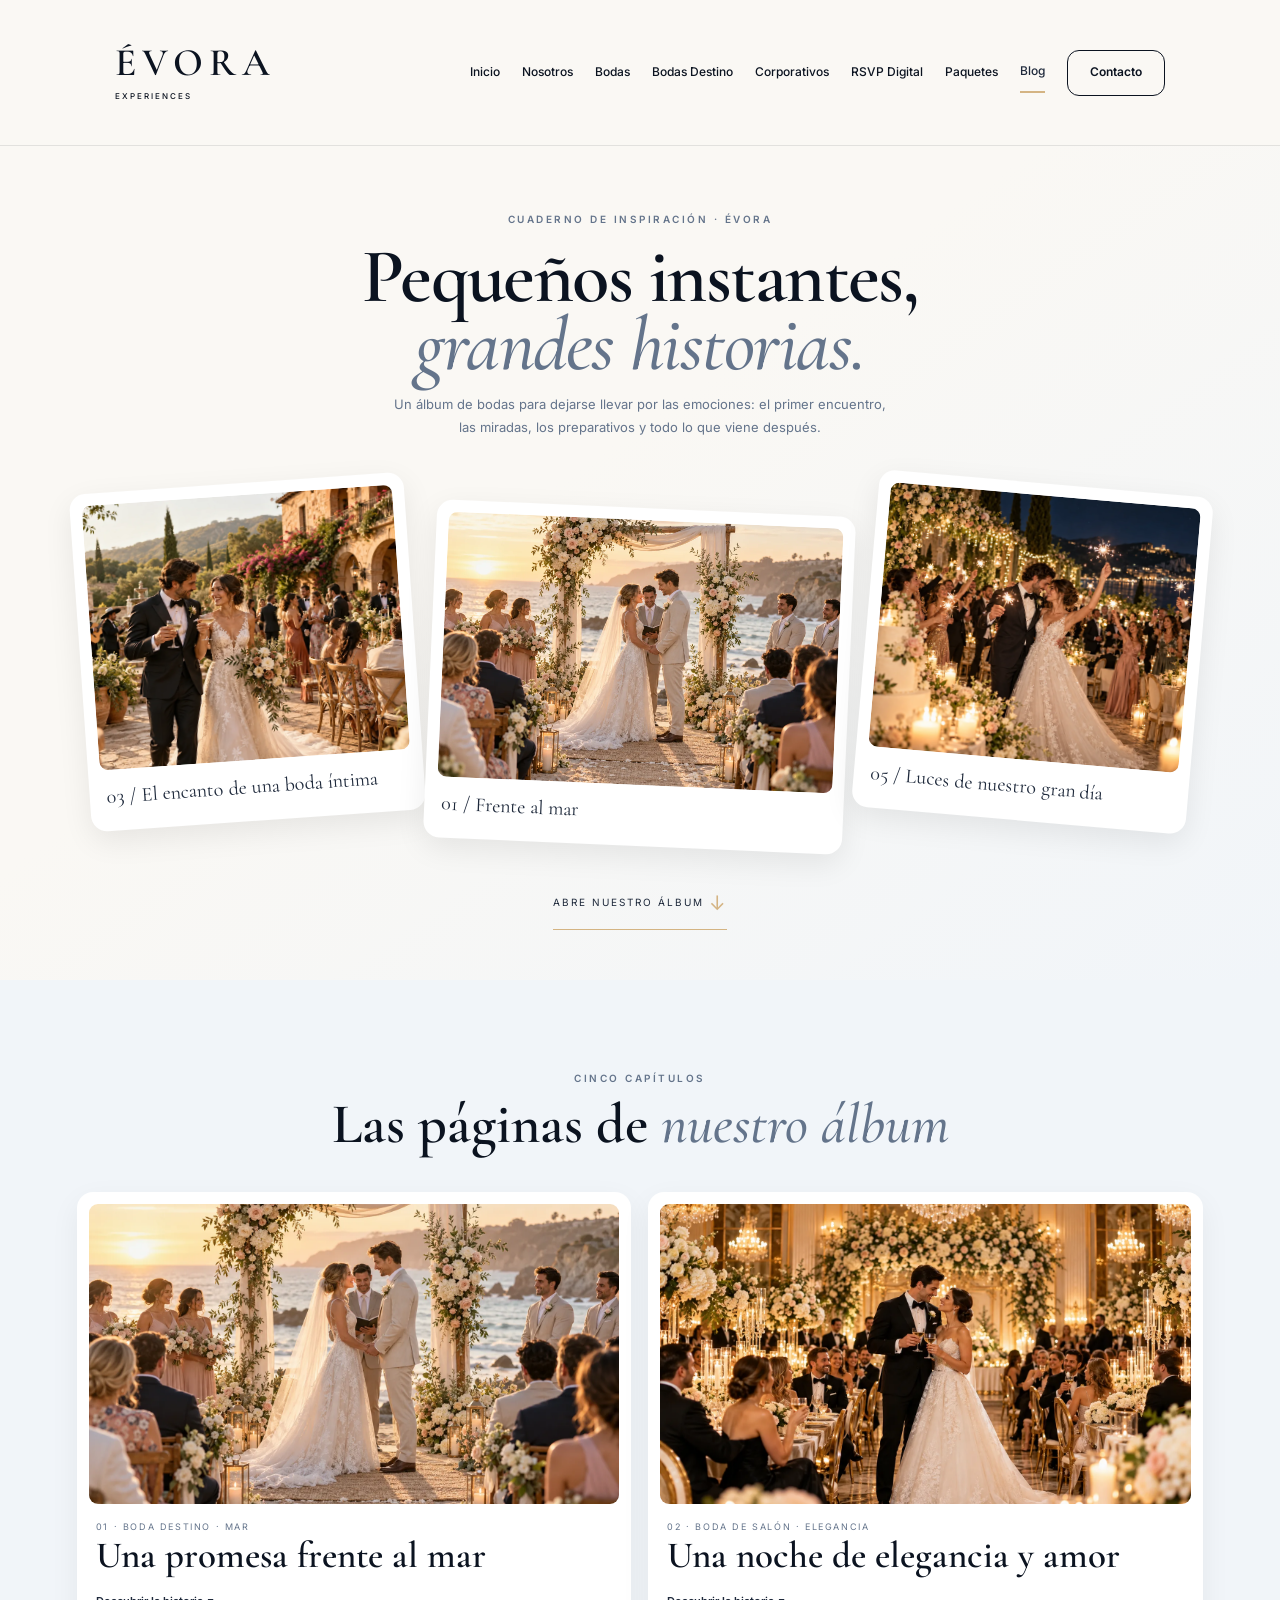
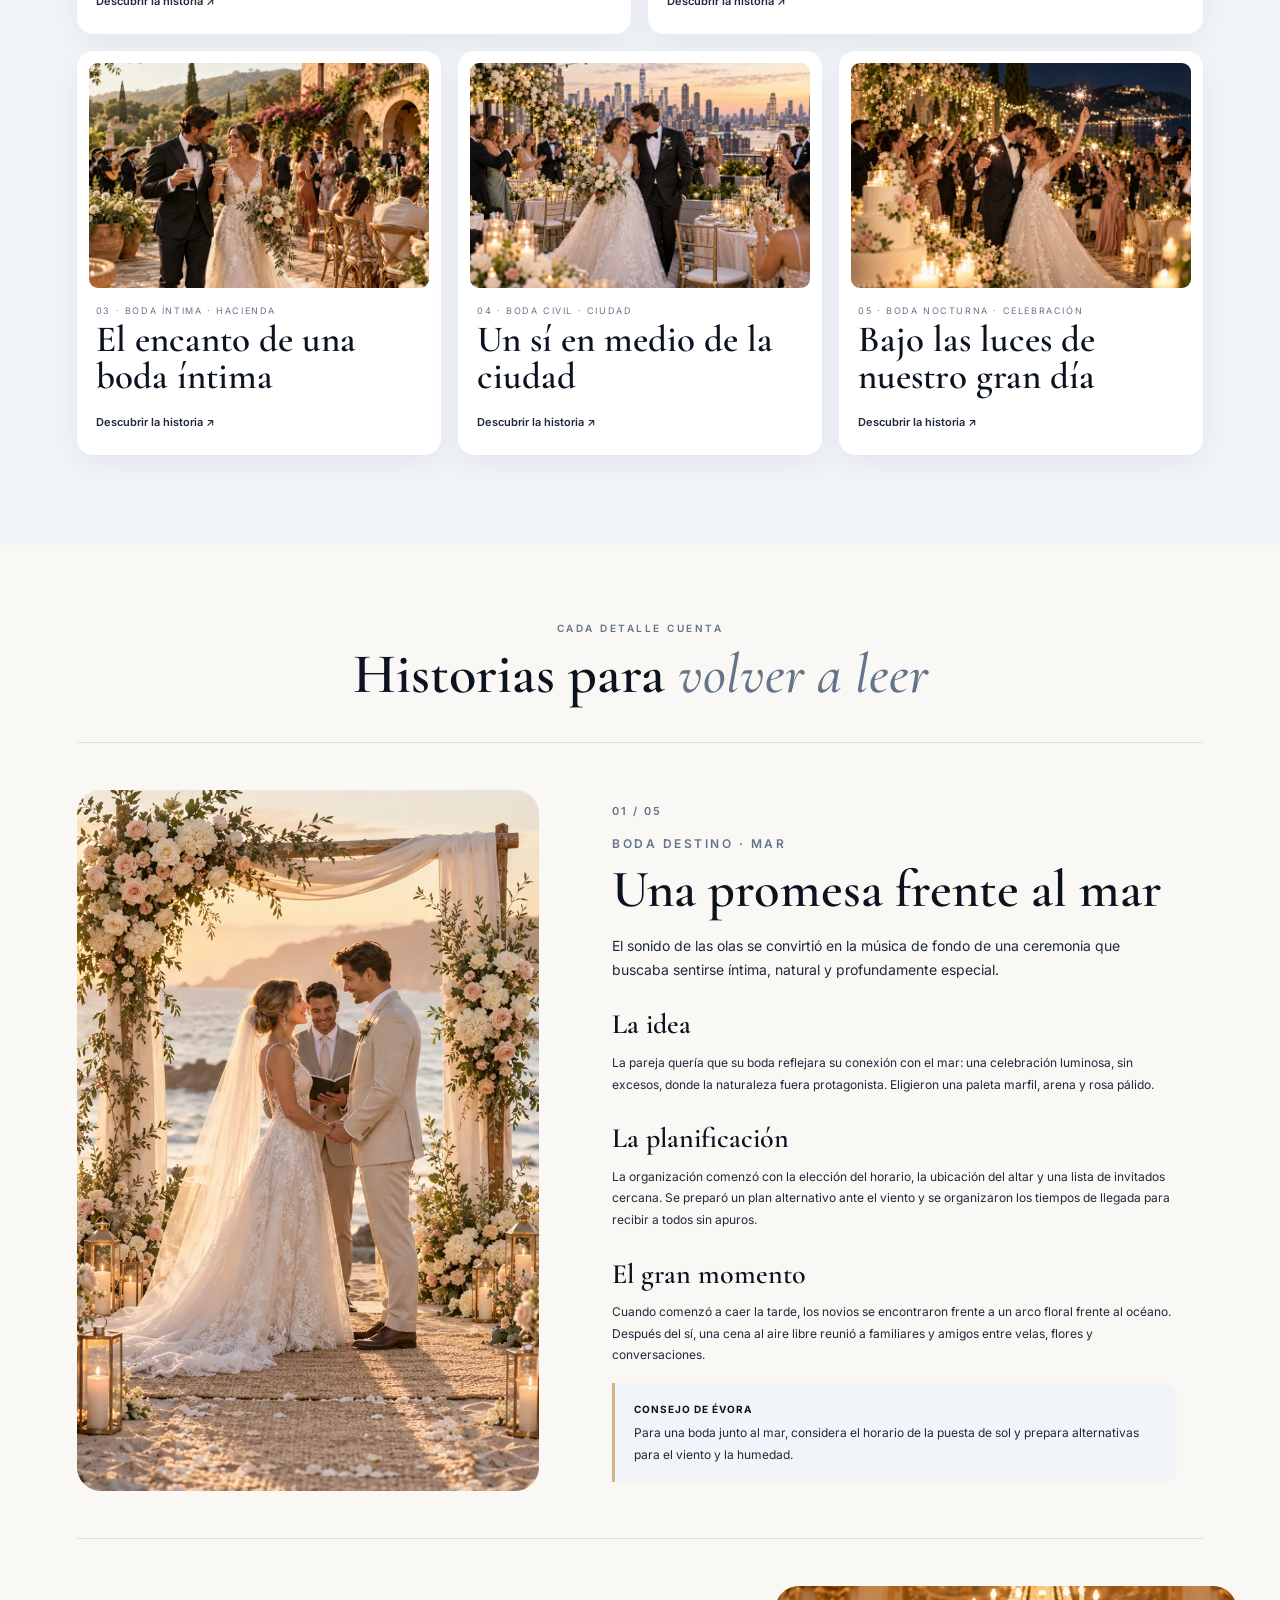
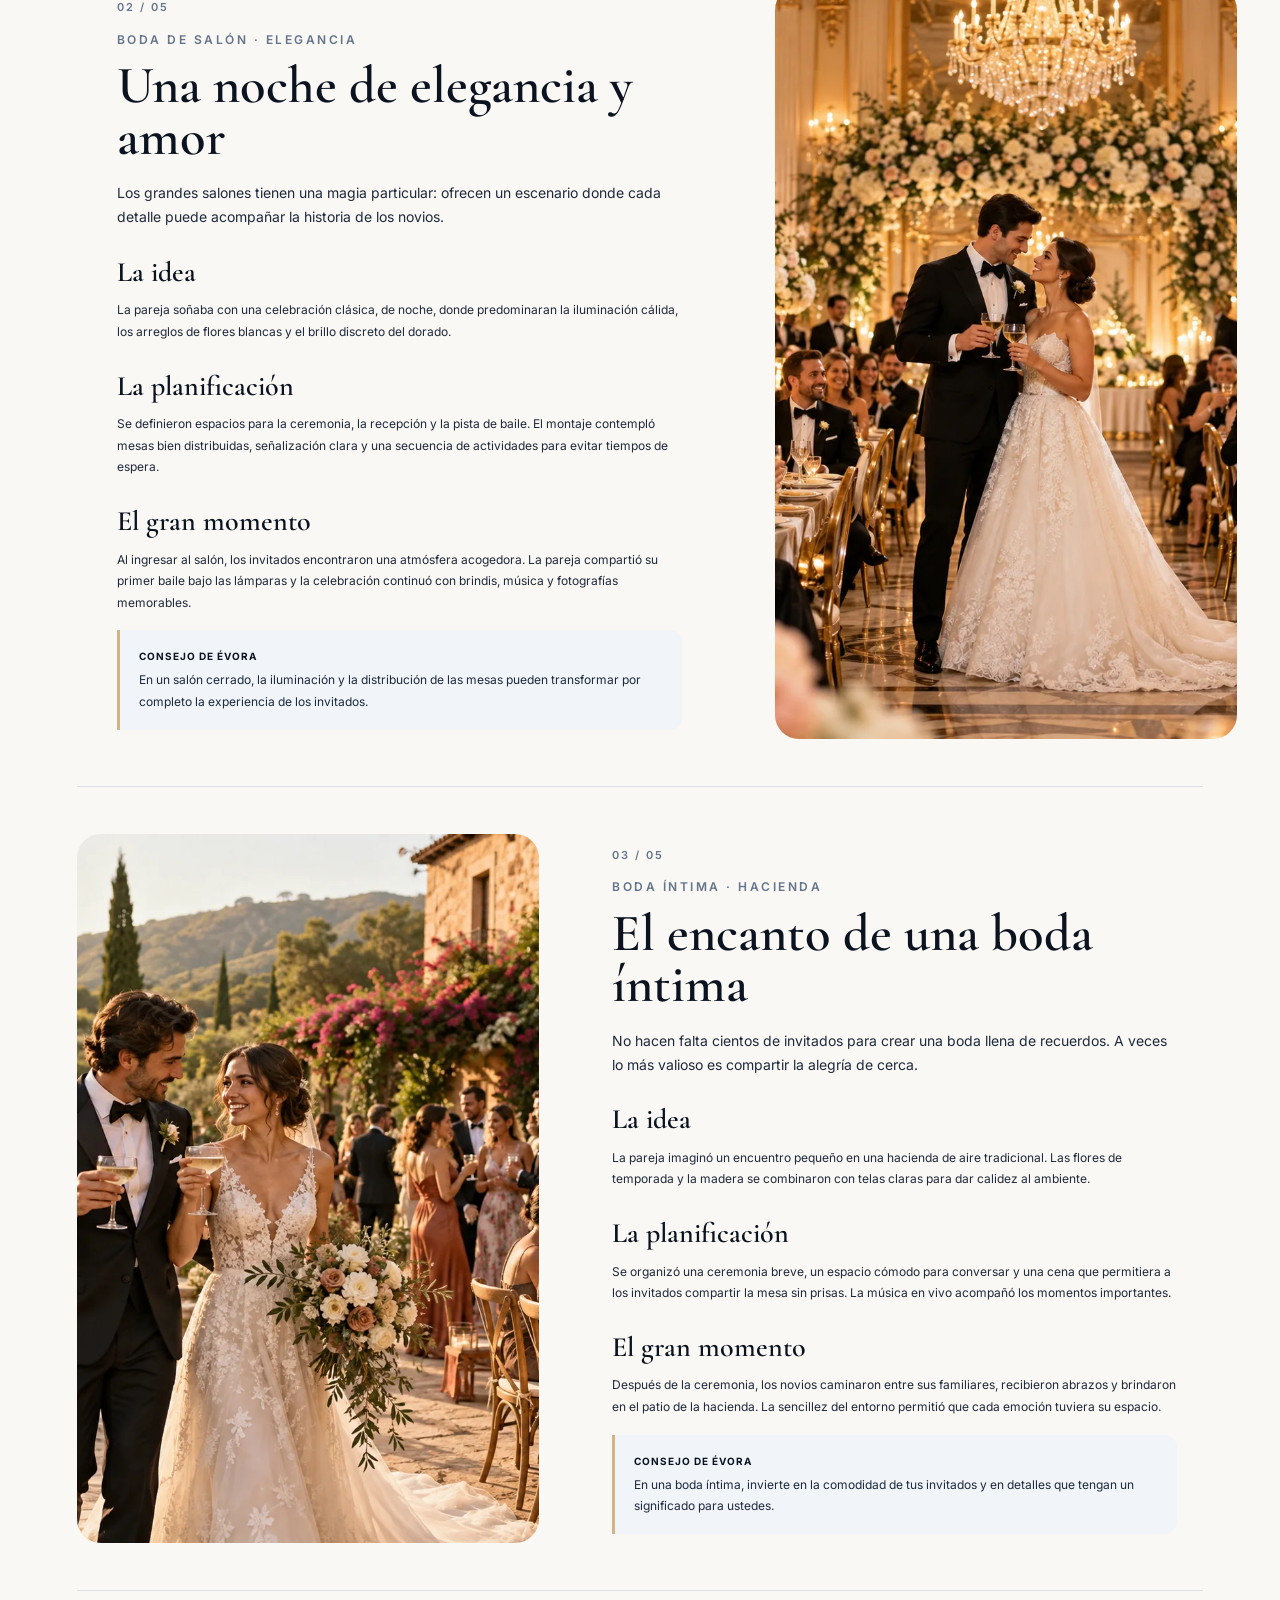
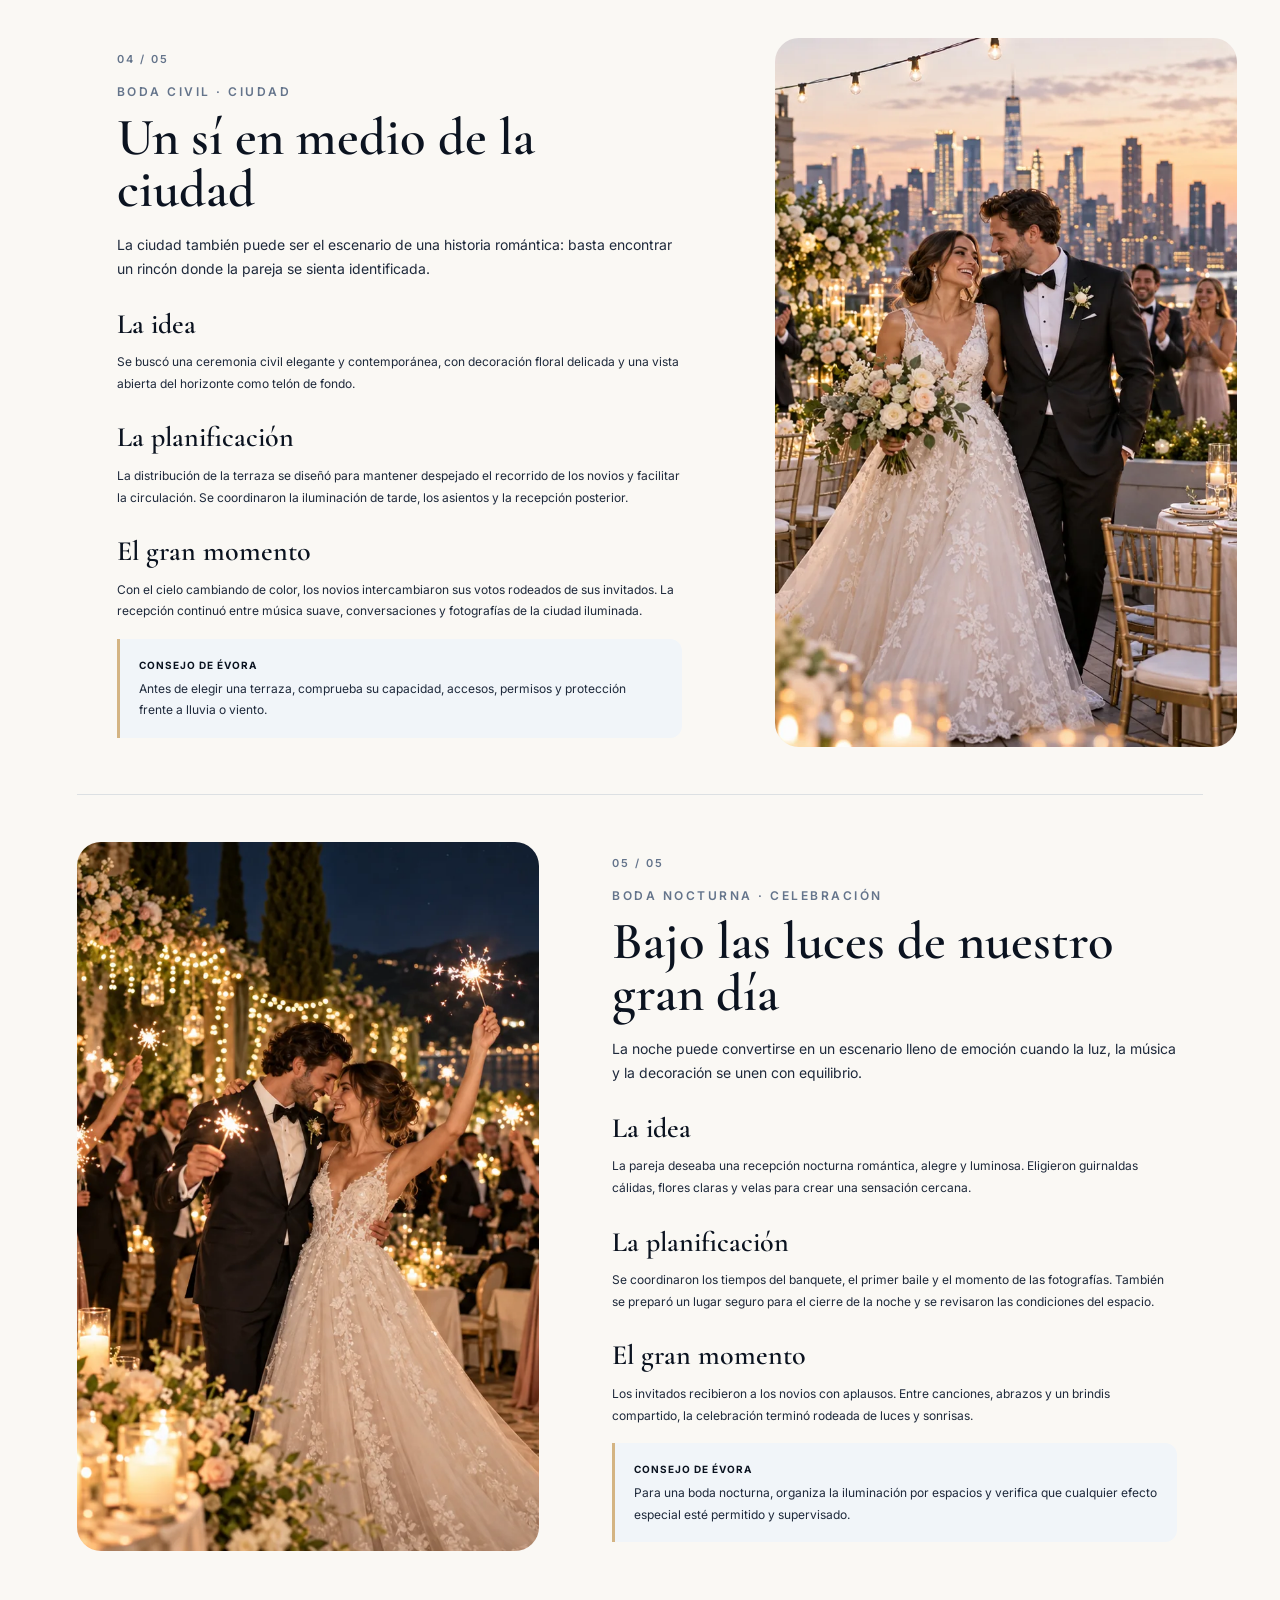
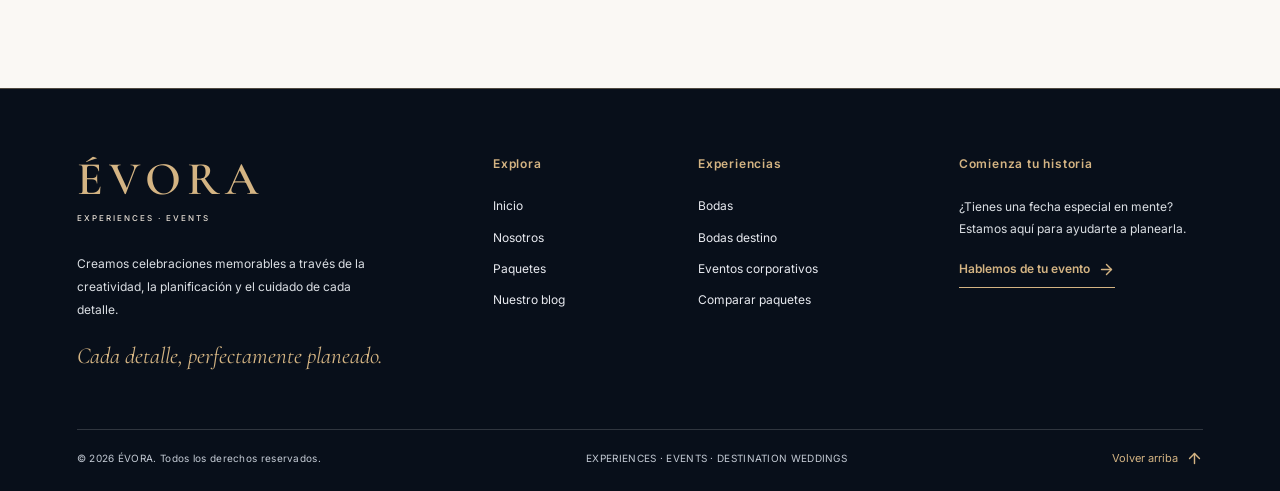
<file: blog.html>
<!DOCTYPE html>
<html lang="es">
    <head>
        <meta charset="utf-8">
        <meta name="viewport" content="width=device-width, initial-scale=1.0">
        <meta name="description" content="Historias de bodas ÉVORA: playa, salón, hacienda, terraza y noche. Ideas, planificación y consejos para celebrar el amor.">
        <title>Blog — Álbum de recuerdos | ÉVORA</title>
        <link href="https://fonts.googleapis.com" rel="preconnect">
        <link href="https://fonts.gstatic.com" rel="preconnect" crossorigin="">
        <link href="https://fonts.googleapis.com/css2?family=Cormorant+Garamond:wght@400;500;600;700&amp;family=Inter:wght@400;500;600;700&amp;display=swap" rel="stylesheet">
        <link href="CSS/encabezado-pie-de-pagina.css" rel="stylesheet">
        <link href="CSS/blog.css" rel="stylesheet">
        <script src="SCRIPT/general.js" defer></script>
        <script src="SCRIPT/blog.js" defer></script>
    </head>
    <body id="inicio">
        <header class="site-header">
            <div class="container header-inner">
                <a href="index.html" class="logo" aria-label="ÉVORA Inicio">
                    <span class="logo-title">ÉVORA</span>
                    <span class="logo-sub">EXPERIENCES</span>
                </a>
                <button class="menu-toggle" type="button" aria-label="Abrir menú" aria-controls="main-navigation" aria-expanded="false">
                    <span></span><span></span><span></span>
                </button>
                <nav class="main-nav" id="main-navigation" aria-label="Navegación principal">
                    <a href="index.html" class="nav-link">Inicio</a>
                    <a href="nosotros.html" class="nav-link">Nosotros</a>
                    <a href="bodas.html" class="nav-link">Bodas</a>
                    <a href="bodas-destino.html" class="nav-link">Bodas Destino</a>
                    <a href="eventos-corporativos.html" class="nav-link">Corporativos</a>
                    <a href="rsvp.html" class="nav-link">RSVP Digital</a>
                    <a href="paquetes.html" class="nav-link">Paquetes</a>
                    <a href="blog.html" class="nav-link active" aria-current="page">Blog</a>
                    <a href="Contactos.html" class="btn btn-secondary">Contacto</a>
                </nav>
            </div>
            <button class="drawer-backdrop" type="button" aria-label="Cerrar menú" tabindex="-1"></button>
            </nav>
        </header>
        <main>
            <section class="hero hero-album">
                <div class="album-heading">
                    <p class="kicker">CUADERNO DE INSPIRACIÓN · ÉVORA</p>
                    <h1>Pequeños instantes, <br> <em>grandes historias.</em></h1>
                    <p>Un álbum de bodas para dejarse llevar por las emociones: el primer encuentro, las miradas, los preparativos y todo lo que viene después.</p>
                </div>
                <div class="album-photos">
                    <figure class="album-one">
                        <img src="MEDIA/blog-hacienda.webp" alt="Boda en una hacienda con novios e invitados">
                        <figcaption>03 / El encanto de una boda íntima</figcaption>
                    </figure>
                    <figure class="album-two">
                        <img src="MEDIA/blog-playa.webp" alt="Boda frente al mar con novios e invitados">
                        <figcaption>01 / Frente al mar</figcaption>
                    </figure>
                    <figure class="album-three">
                        <img src="MEDIA/blog-noche.webp" alt="Celebración de bodas con luces y bengalas">
                        <figcaption>05 / Luces de nuestro gran día</figcaption>
                    </figure>
                </div>
                <a class="album-down" href="#historias">ABRE NUESTRO ÁLBUM <span>↓</span></a>
            </section>
            <section class="album-index" id="historias">
                <div class="album-title">
                    <p class="kicker">CINCO CAPÍTULOS</p>
                    <h2>Las páginas de <em>nuestro álbum</em></h2>
                </div>
                <div class="album-cards">
                    <a class="album-card" href="#playa">
                        <div class="album-card-photo">
                            <img src="MEDIA/blog-playa.webp" alt="Una promesa frente al mar: novios e invitados en su celebración" loading="lazy" decoding="async">
                        </div>
                        <p>01 · BODA DESTINO · MAR</p>
                        <h3>Una promesa frente al mar</h3>
                        <span>Descubrir la historia ↗</span>
                    </a>
                    <a class="album-card" href="#salon">
                        <div class="album-card-photo">
                            <img src="MEDIA/blog-salon.webp" alt="Una noche de elegancia y amor: novios e invitados en su celebración" loading="lazy" decoding="async">
                        </div>
                        <p>02 · BODA DE SALÓN · ELEGANCIA</p>
                        <h3>Una noche de elegancia y amor</h3>
                        <span>Descubrir la historia ↗</span>
                    </a>
                    <a class="album-card" href="#hacienda">
                        <div class="album-card-photo">
                            <img src="MEDIA/blog-hacienda.webp" alt="El encanto de una boda íntima: novios e invitados en su celebración" loading="lazy" decoding="async">
                        </div>
                        <p>03 · BODA ÍNTIMA · HACIENDA</p>
                        <h3>El encanto de una boda íntima</h3>
                        <span>Descubrir la historia ↗</span>
                    </a>
                    <a class="album-card" href="#terraza">
                        <div class="album-card-photo">
                            <img src="MEDIA/blog-terraza.webp" alt="Un sí en medio de la ciudad: novios e invitados en su celebración" loading="lazy" decoding="async">
                        </div>
                        <p>04 · BODA CIVIL · CIUDAD</p>
                        <h3>Un sí en medio de la ciudad</h3>
                        <span>Descubrir la historia ↗</span>
                    </a>
                    <a class="album-card" href="#noche">
                        <div class="album-card-photo">
                            <img src="MEDIA/blog-noche.webp" alt="Bajo las luces de nuestro gran día: novios e invitados en su celebración" loading="lazy" decoding="async">
                        </div>
                        <p>05 · BODA NOCTURNA · CELEBRACIÓN</p>
                        <h3>Bajo las luces de nuestro gran día</h3>
                        <span>Descubrir la historia ↗</span>
                    </a>
                </div>
            </section>
            <section class="album-chapters" id="consejos">
                <div class="album-title">
                    <p class="kicker">CADA DETALLE CUENTA</p>
                    <h2>Historias para <em>volver a leer</em></h2>
                </div>
                <article class="chapter chapter-playa" id="playa">
                    <div class="chapter-photo">
                        <img src="MEDIA/blog-playa.webp" alt="Una promesa frente al mar: novios e invitados en su celebración" loading="lazy" decoding="async">
                    </div>
                    <div class="chapter-content">
                        <span class="chapter-number">01 / 05</span>
                        <p class="kicker">BODA DESTINO · MAR</p>
                        <h2>Una promesa frente al mar</h2>
                        <p class="story-lede">El sonido de las olas se convirtió en la música de fondo de una ceremonia que buscaba sentirse íntima, natural y profundamente especial.</p>
                        <h3>La idea</h3>
                        <p>La pareja quería que su boda reflejara su conexión con el mar: una celebración luminosa, sin excesos, donde la naturaleza fuera protagonista. Eligieron una paleta marfil, arena y rosa pálido.</p>
                        <h3>La planificación</h3>
                        <p>La organización comenzó con la elección del horario, la ubicación del altar y una lista de invitados cercana. Se preparó un plan alternativo ante el viento y se organizaron los tiempos de llegada para recibir a todos sin apuros.</p>
                        <h3>El gran momento</h3>
                        <p>Cuando comenzó a caer la tarde, los novios se encontraron frente a un arco floral frente al océano. Después del sí, una cena al aire libre reunió a familiares y amigos entre velas, flores y conversaciones.</p>
                        <p class="takeaway"><strong>Consejo de ÉVORA</strong> Para una boda junto al mar, considera el horario de la puesta de sol y prepara alternativas para el viento y la humedad.</p>
                    </div>
                </article>
                <article class="chapter chapter-salon" id="salon">
                    <div class="chapter-photo">
                        <img src="MEDIA/blog-salon.webp" alt="Una noche de elegancia y amor: novios e invitados en su celebración" loading="lazy" decoding="async">
                    </div>
                    <div class="chapter-content">
                        <span class="chapter-number">02 / 05</span>
                        <p class="kicker">BODA DE SALÓN · ELEGANCIA</p>
                        <h2>Una noche de elegancia y amor</h2>
                        <p class="story-lede">Los grandes salones tienen una magia particular: ofrecen un escenario donde cada detalle puede acompañar la historia de los novios.</p>
                        <h3>La idea</h3>
                        <p>La pareja soñaba con una celebración clásica, de noche, donde predominaran la iluminación cálida, los arreglos de flores blancas y el brillo discreto del dorado.</p>
                        <h3>La planificación</h3>
                        <p>Se definieron espacios para la ceremonia, la recepción y la pista de baile. El montaje contempló mesas bien distribuidas, señalización clara y una secuencia de actividades para evitar tiempos de espera.</p>
                        <h3>El gran momento</h3>
                        <p>Al ingresar al salón, los invitados encontraron una atmósfera acogedora. La pareja compartió su primer baile bajo las lámparas y la celebración continuó con brindis, música y fotografías memorables.</p>
                        <p class="takeaway"><strong>Consejo de ÉVORA</strong> En un salón cerrado, la iluminación y la distribución de las mesas pueden transformar por completo la experiencia de los invitados.</p>
                    </div>
                </article>
                <article class="chapter chapter-hacienda" id="hacienda">
                    <div class="chapter-photo">
                        <img src="MEDIA/blog-hacienda.webp" alt="El encanto de una boda íntima: novios e invitados en su celebración" loading="lazy" decoding="async">
                    </div>
                    <div class="chapter-content">
                        <span class="chapter-number">03 / 05</span>
                        <p class="kicker">BODA ÍNTIMA · HACIENDA</p>
                        <h2>El encanto de una boda íntima</h2>
                        <p class="story-lede">No hacen falta cientos de invitados para crear una boda llena de recuerdos. A veces lo más valioso es compartir la alegría de cerca.</p>
                        <h3>La idea</h3>
                        <p>La pareja imaginó un encuentro pequeño en una hacienda de aire tradicional. Las flores de temporada y la madera se combinaron con telas claras para dar calidez al ambiente.</p>
                        <h3>La planificación</h3>
                        <p>Se organizó una ceremonia breve, un espacio cómodo para conversar y una cena que permitiera a los invitados compartir la mesa sin prisas. La música en vivo acompañó los momentos importantes.</p>
                        <h3>El gran momento</h3>
                        <p>Después de la ceremonia, los novios caminaron entre sus familiares, recibieron abrazos y brindaron en el patio de la hacienda. La sencillez del entorno permitió que cada emoción tuviera su espacio.</p>
                        <p class="takeaway"><strong>Consejo de ÉVORA</strong> En una boda íntima, invierte en la comodidad de tus invitados y en detalles que tengan un significado para ustedes.</p>
                    </div>
                </article>
                <article class="chapter chapter-terraza" id="terraza">
                    <div class="chapter-photo">
                        <img src="MEDIA/blog-terraza.webp" alt="Un sí en medio de la ciudad: novios e invitados en su celebración" loading="lazy" decoding="async">
                    </div>
                    <div class="chapter-content">
                        <span class="chapter-number">04 / 05</span>
                        <p class="kicker">BODA CIVIL · CIUDAD</p>
                        <h2>Un sí en medio de la ciudad</h2>
                        <p class="story-lede">La ciudad también puede ser el escenario de una historia romántica: basta encontrar un rincón donde la pareja se sienta identificada.</p>
                        <h3>La idea</h3>
                        <p>Se buscó una ceremonia civil elegante y contemporánea, con decoración floral delicada y una vista abierta del horizonte como telón de fondo.</p>
                        <h3>La planificación</h3>
                        <p>La distribución de la terraza se diseñó para mantener despejado el recorrido de los novios y facilitar la circulación. Se coordinaron la iluminación de tarde, los asientos y la recepción posterior.</p>
                        <h3>El gran momento</h3>
                        <p>Con el cielo cambiando de color, los novios intercambiaron sus votos rodeados de sus invitados. La recepción continuó entre música suave, conversaciones y fotografías de la ciudad iluminada.</p>
                        <p class="takeaway"><strong>Consejo de ÉVORA</strong> Antes de elegir una terraza, comprueba su capacidad, accesos, permisos y protección frente a lluvia o viento.</p>
                    </div>
                </article>
                <article class="chapter chapter-noche" id="noche">
                    <div class="chapter-photo">
                        <img src="MEDIA/blog-noche.webp" alt="Bajo las luces de nuestro gran día: novios e invitados en su celebración" loading="lazy" decoding="async">
                    </div>
                    <div class="chapter-content">
                        <span class="chapter-number">05 / 05</span>
                        <p class="kicker">BODA NOCTURNA · CELEBRACIÓN</p>
                        <h2>Bajo las luces de nuestro gran día</h2>
                        <p class="story-lede">La noche puede convertirse en un escenario lleno de emoción cuando la luz, la música y la decoración se unen con equilibrio.</p>
                        <h3>La idea</h3>
                        <p>La pareja deseaba una recepción nocturna romántica, alegre y luminosa. Eligieron guirnaldas cálidas, flores claras y velas para crear una sensación cercana.</p>
                        <h3>La planificación</h3>
                        <p>Se coordinaron los tiempos del banquete, el primer baile y el momento de las fotografías. También se preparó un lugar seguro para el cierre de la noche y se revisaron las condiciones del espacio.</p>
                        <h3>El gran momento</h3>
                        <p>Los invitados recibieron a los novios con aplausos. Entre canciones, abrazos y un brindis compartido, la celebración terminó rodeada de luces y sonrisas.</p>
                        <p class="takeaway"><strong>Consejo de ÉVORA</strong> Para una boda nocturna, organiza la iluminación por espacios y verifica que cualquier efecto especial esté permitido y supervisado.</p>
                    </div>
                </article>
            </section>
        </main>
        <footer class="footer">
            <div class="footer-main">
                <div class="footer-about">
                    <a class="footer-logo" href="index.html" aria-label="ÉVORA - Inicio">ÉVORA <small>EXPERIENCES · EVENTS</small></a>
                    <p class="footer-description">Creamos celebraciones memorables a través de la creatividad, la planificación y el cuidado de cada detalle.</p>
                    <span class="footer-tagline">Cada detalle, perfectamente planeado.</span>
                </div>
                <div class="footer-column">
                    <h3>Explora</h3>
                    <a href="index.html">Inicio</a>
                    <a href="nosotros.html">Nosotros</a>
                    <a href="paquetes.html">Paquetes</a>
                    <a href="blog.html">Nuestro blog</a>
                </div>
                <div class="footer-column">
                    <h3>Experiencias</h3>
                    <a href="bodas.html">Bodas</a>
                    <a href="bodas-destino.html">Bodas destino</a>
                    <a href="eventos-corporativos.html">Eventos corporativos</a>
                    <a href="paquetes.html#comparar">Comparar paquetes</a>
                </div>
                <div class="footer-column footer-contact">
                    <h3>Comienza tu historia</h3>
                    <p>¿Tienes una fecha especial en mente? Estamos aquí para ayudarte a planearla.</p>
                    <a class="footer-link-contact" href="Contactos.html">
                        Hablemos de tu evento
                        <svg class="icono" viewBox="0 0 24 24" fill="none" stroke="currentColor" stroke-width="2" stroke-linecap="round" stroke-linejoin="round" aria-hidden="true">
                            <path d="M5 12h14"></path>
                            <path d="m12 5 7 7-7 7"></path>
                        </svg>
                    </a>
                </div>
            </div>
            <div class="footer-bottom">
                <p>© 2026 ÉVORA. Todos los derechos reservados.</p>
                <p>EXPERIENCES · EVENTS · DESTINATION WEDDINGS</p>
                <a id="volver-arriba" href="#arriba">
                    Volver arriba
                    <svg class="icono" viewBox="0 0 24 24" fill="none" stroke="currentColor" stroke-width="2" stroke-linecap="round" stroke-linejoin="round" aria-hidden="true">
                        <path d="M12 19V5"></path>
                        <path d="m5 12 7-7 7 7"></path>
                    </svg>
                </a>
            </div>
        </footer>
    </body>
</html>
</file>
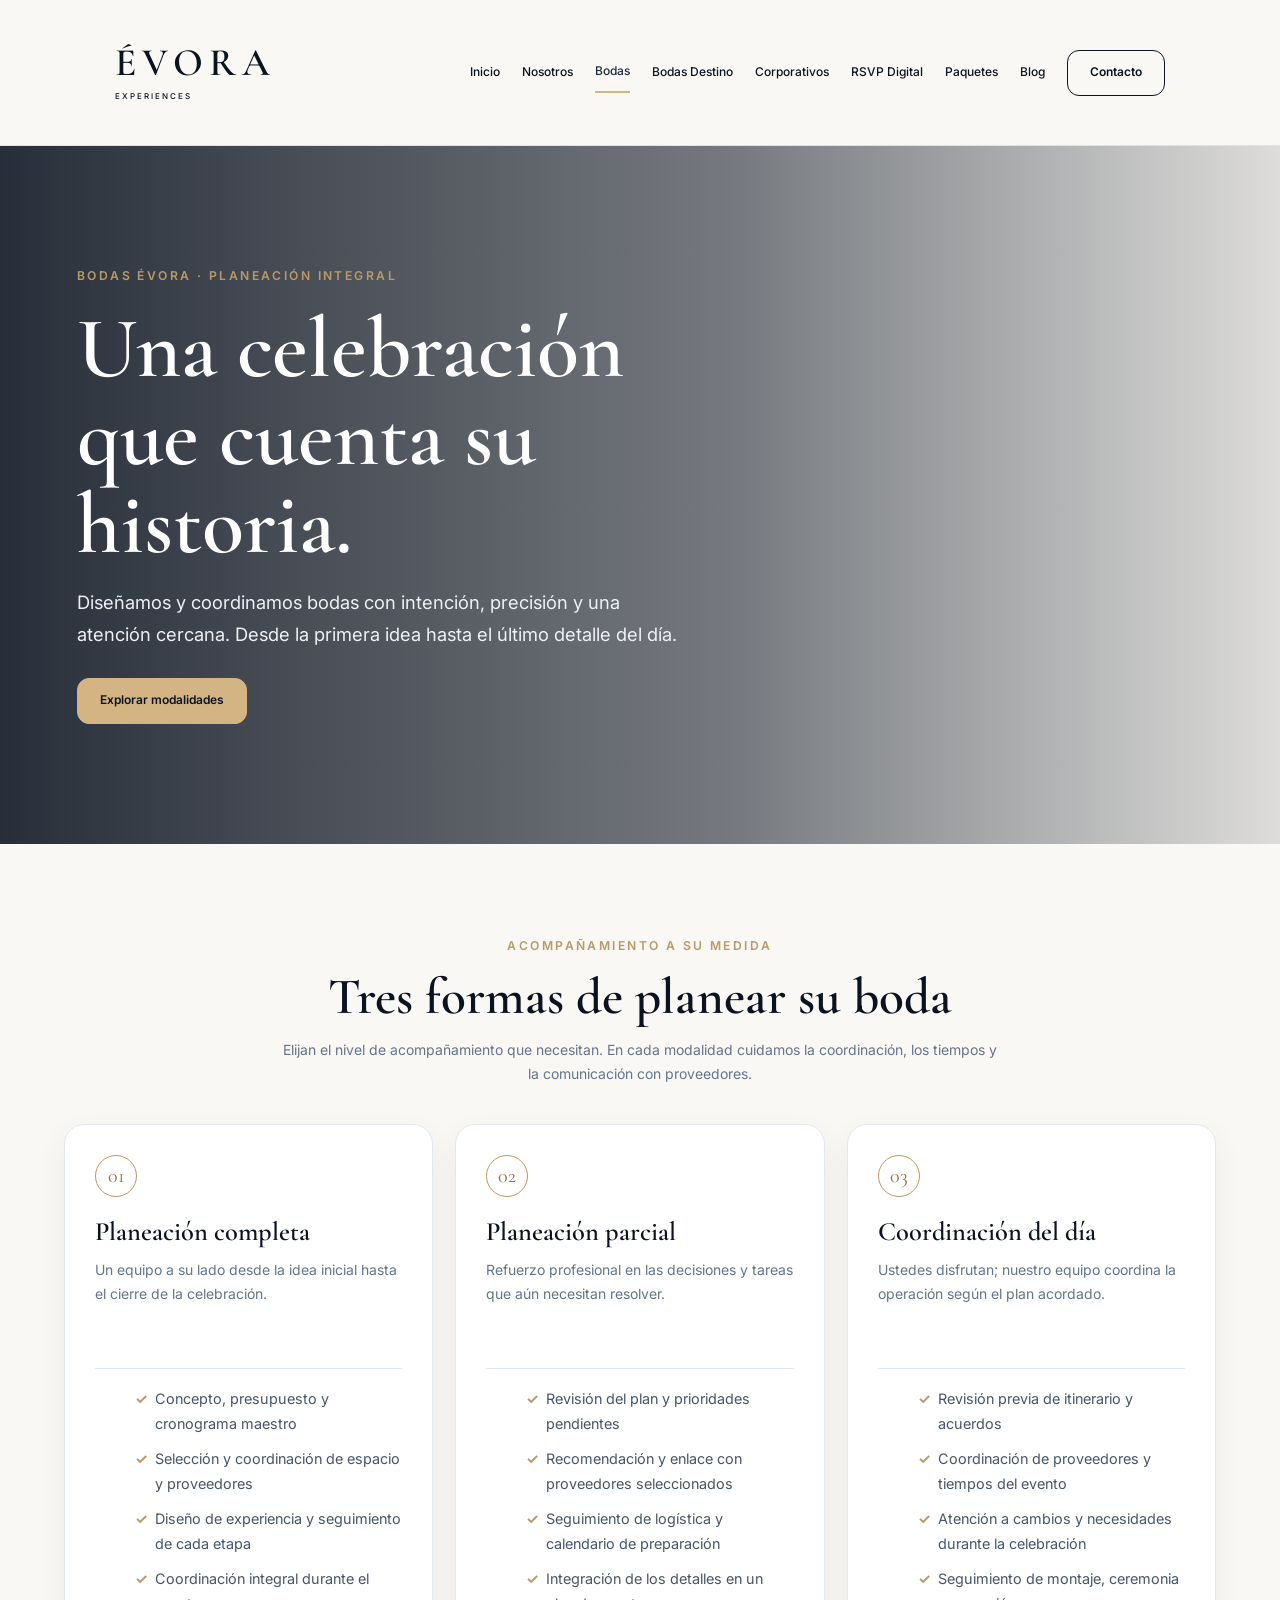
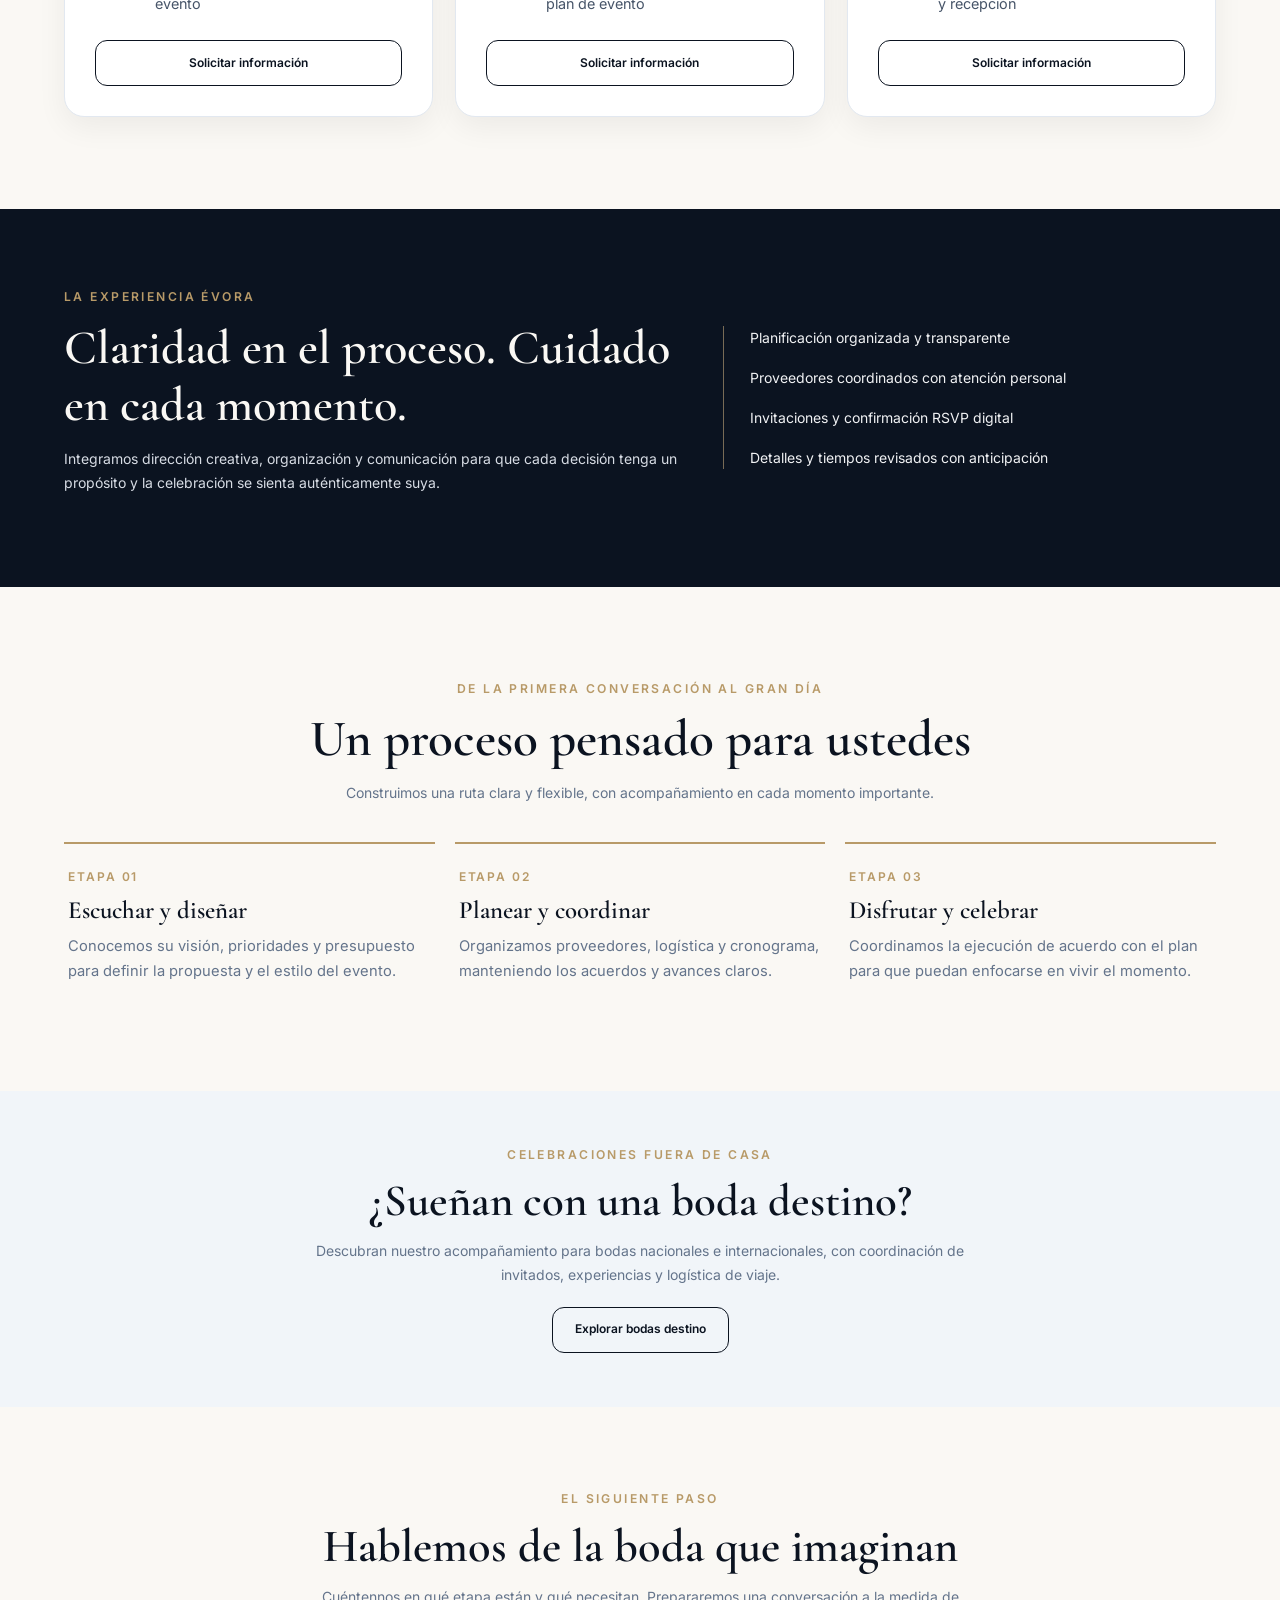
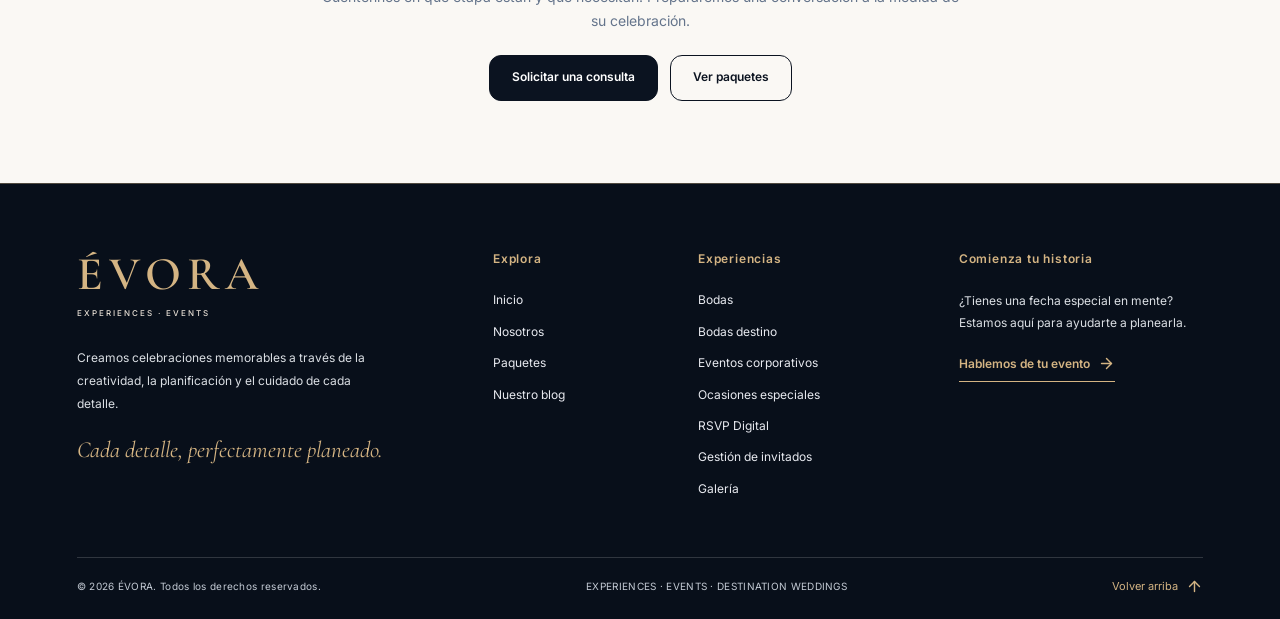
<file: bodas.html>
<!DOCTYPE html>
<html lang="es">
<head>
    <meta charset="UTF-8">
    <meta name="viewport" content="width=device-width, initial-scale=1.0">
    <meta name="description" content="Planeación completa, parcial y coordinación del día para bodas ÉVORA. Diseñamos celebraciones con atención integral a cada detalle.">
    <meta name="theme-color" content="#FAF8F4">
    <title>Bodas | ÉVORA Experiences</title>
    <link rel="preconnect" href="https://fonts.googleapis.com">
    <link rel="preconnect" href="https://fonts.gstatic.com" crossorigin>
    <link rel="stylesheet" href="https://fonts.googleapis.com/css2?family=Cormorant+Garamond:wght@400;600;700&family=Inter:wght@400;500;600&display=swap">
    <link rel="stylesheet" href="CSS/encabezado-pie-de-pagina.css">
    <link rel="stylesheet" href="CSS/estilos.css">
    <link rel="stylesheet" href="CSS/bodas.css">
</head>
<body id="inicio">
    <header class="site-header">
        <div class="container header-inner">
            <a href="index.html" class="logo" aria-label="ÉVORA Inicio">
                <span class="logo-title">ÉVORA</span>
                <span class="logo-sub">EXPERIENCES</span>
            </a>
            <button class="menu-toggle" type="button" aria-label="Abrir menú" aria-controls="main-navigation" aria-expanded="false">
                <span></span><span></span><span></span>
            </button>
            <nav class="main-nav" id="main-navigation" aria-label="Navegación principal">
                <a href="index.html" class="nav-link">Inicio</a>
                <a href="nosotros.html" class="nav-link">Nosotros</a>
                <a href="bodas.html" class="nav-link active" aria-current="page">Bodas</a>
                <a href="bodas-destino.html" class="nav-link">Bodas Destino</a>
                <a href="eventos-corporativos.html" class="nav-link">Corporativos</a>
                <a href="rsvp.html" class="nav-link">RSVP Digital</a>
                <a href="paquetes.html" class="nav-link">Paquetes</a>
                <a href="blog.html" class="nav-link">Blog</a>
                <a href="Contactos.html" class="btn btn-secondary">Contacto</a>
            </nav>
        </div>
        <button class="drawer-backdrop" type="button" aria-label="Cerrar menú" tabindex="-1"></button>
    </header>

    <main class="bodas-page">
        <section class="bodas-hero">
            <div class="bodas-hero-inner">
                <div class="bodas-hero-content">
                    <span class="bodas-eyebrow">Bodas ÉVORA · Planeación integral</span>
                    <h1>Una celebración que cuenta su historia.</h1>
                    <p>Diseñamos y coordinamos bodas con intención, precisión y una atención cercana. Desde la primera idea hasta el último detalle del día.</p>
                    <a href="#modalidades" class="btn btn-primary">Explorar modalidades</a>
                </div>
            </div>
        </section>

        <section class="bodas-section" id="modalidades">
            <div class="bodas-section-heading">
                <span class="bodas-kicker">Acompañamiento a su medida</span>
                <h2>Tres formas de planear su boda</h2>
                <p>Elijan el nivel de acompañamiento que necesitan. En cada modalidad cuidamos la coordinación, los tiempos y la comunicación con proveedores.</p>
            </div>
            <div class="bodas-plans">
                <article class="bodas-plan">
                    <span class="bodas-plan-number" aria-hidden="true">01</span>
                    <h3>Planeación completa</h3>
                    <p>Un equipo a su lado desde la idea inicial hasta el cierre de la celebración.</p>
                    <ul>
                        <li>Concepto, presupuesto y cronograma maestro</li>
                        <li>Selección y coordinación de espacio y proveedores</li>
                        <li>Diseño de experiencia y seguimiento de cada etapa</li>
                        <li>Coordinación integral durante el evento</li>
                    </ul>
                    <a href="Contactos.html" class="btn btn-secondary">Solicitar información</a>
                </article>
                <article class="bodas-plan">
                    <span class="bodas-plan-number" aria-hidden="true">02</span>
                    <h3>Planeación parcial</h3>
                    <p>Refuerzo profesional en las decisiones y tareas que aún necesitan resolver.</p>
                    <ul>
                        <li>Revisión del plan y prioridades pendientes</li>
                        <li>Recomendación y enlace con proveedores seleccionados</li>
                        <li>Seguimiento de logística y calendario de preparación</li>
                        <li>Integración de los detalles en un plan de evento</li>
                    </ul>
                    <a href="Contactos.html" class="btn btn-secondary">Solicitar información</a>
                </article>
                <article class="bodas-plan">
                    <span class="bodas-plan-number" aria-hidden="true">03</span>
                    <h3>Coordinación del día</h3>
                    <p>Ustedes disfrutan; nuestro equipo coordina la operación según el plan acordado.</p>
                    <ul>
                        <li>Revisión previa de itinerario y acuerdos</li>
                        <li>Coordinación de proveedores y tiempos del evento</li>
                        <li>Atención a cambios y necesidades durante la celebración</li>
                        <li>Seguimiento de montaje, ceremonia y recepción</li>
                    </ul>
                    <a href="Contactos.html" class="btn btn-secondary">Solicitar información</a>
                </article>
            </div>
        </section>

        <section class="bodas-featured">
            <div class="bodas-featured-inner">
                <div>
                    <span class="bodas-kicker">La experiencia ÉVORA</span>
                    <h2>Claridad en el proceso. Cuidado en cada momento.</h2>
                    <p>Integramos dirección creativa, organización y comunicación para que cada decisión tenga un propósito y la celebración se sienta auténticamente suya.</p>
                </div>
                <ul class="bodas-featured-points">
                    <li>Planificación organizada y transparente</li>
                    <li>Proveedores coordinados con atención personal</li>
                    <li>Invitaciones y confirmación RSVP digital</li>
                    <li>Detalles y tiempos revisados con anticipación</li>
                </ul>
            </div>
        </section>

        <section class="bodas-section">
            <div class="bodas-section-heading">
                <span class="bodas-kicker">De la primera conversación al gran día</span>
                <h2>Un proceso pensado para ustedes</h2>
                <p>Construimos una ruta clara y flexible, con acompañamiento en cada momento importante.</p>
            </div>
            <div class="bodas-process">
                <article>
                    <span>Etapa 01</span>
                    <h3>Escuchar y diseñar</h3>
                    <p>Conocemos su visión, prioridades y presupuesto para definir la propuesta y el estilo del evento.</p>
                </article>
                <article>
                    <span>Etapa 02</span>
                    <h3>Planear y coordinar</h3>
                    <p>Organizamos proveedores, logística y cronograma, manteniendo los acuerdos y avances claros.</p>
                </article>
                <article>
                    <span>Etapa 03</span>
                    <h3>Disfrutar y celebrar</h3>
                    <p>Coordinamos la ejecución de acuerdo con el plan para que puedan enfocarse en vivir el momento.</p>
                </article>
            </div>
        </section>

        <section class="bodas-destination">
            <span class="bodas-kicker">Celebraciones fuera de casa</span>
            <h2>¿Sueñan con una boda destino?</h2>
            <p>Descubran nuestro acompañamiento para bodas nacionales e internacionales, con coordinación de invitados, experiencias y logística de viaje.</p>
            <a href="bodas-destino.html" class="btn btn-secondary">Explorar bodas destino</a>
        </section>

        <section class="bodas-cta">
            <span class="bodas-kicker">El siguiente paso</span>
            <h2>Hablemos de la boda que imaginan</h2>
            <p>Cuéntennos en qué etapa están y qué necesitan. Prepararemos una conversación a la medida de su celebración.</p>
            <div class="bodas-cta-actions">
                <a href="Contactos.html" class="btn btn-primary">Solicitar una consulta</a>
                <a href="paquetes.html" class="btn btn-secondary">Ver paquetes</a>
            </div>
        </section>
    </main>

    <footer class="site-footer">
        <div class="footer-main">
            <div class="footer-about">
                <a class="footer-logo" href="index.html" aria-label="ÉVORA - Inicio">
                    ÉVORA
                    <small>EXPERIENCES · EVENTS</small>
                </a>
                <p class="footer-description">Creamos celebraciones memorables a través de la creatividad, la planificación y el cuidado de cada detalle.</p>
                <span class="footer-tagline">Cada detalle, perfectamente planeado.</span>
            </div>
            <div class="footer-column">
                <h3>Explora</h3>
                <a href="index.html">Inicio</a>
                <a href="nosotros.html">Nosotros</a>
                <a href="paquetes.html">Paquetes</a>
                <a href="blog.html">Nuestro blog</a>
            </div>
            <div class="footer-column">
                <h3>Experiencias</h3>
                <a href="bodas.html">Bodas</a>
                <a href="bodas-destino.html">Bodas destino</a>
                <a href="eventos-corporativos.html">Eventos corporativos</a>
                <a href="ocasiones-especiales.html">Ocasiones especiales</a>
                <a href="rsvp.html">RSVP Digital</a>
                <a href="gestion-invitados.html">Gestión de invitados</a>
                <a href="galeria.html">Galería</a>
            </div>
            <div class="footer-column footer-contact">
                <h3>Comienza tu historia</h3>
                <p>¿Tienes una fecha especial en mente? Estamos aquí para ayudarte a planearla.</p>
                <a class="footer-link-contact" href="Contactos.html">
                    Hablemos de tu evento
                    <svg class="icono" viewBox="0 0 24 24" fill="none" stroke="currentColor" stroke-width="2" stroke-linecap="round" stroke-linejoin="round" aria-hidden="true">
                        <path d="M5 12h14"></path>
                        <path d="m12 5 7 7-7 7"></path>
                    </svg>
                </a>
            </div>
        </div>
        <div class="footer-bottom">
            <p>© 2026 ÉVORA. Todos los derechos reservados.</p>
            <p>EXPERIENCES · EVENTS · DESTINATION WEDDINGS</p>
            <a href="#inicio">
                Volver arriba
                <svg class="icono" viewBox="0 0 24 24" fill="none" stroke="currentColor" stroke-width="2" stroke-linecap="round" stroke-linejoin="round" aria-hidden="true">
                    <path d="M12 19V5"></path>
                    <path d="m5 12 7-7 7 7"></path>
                </svg>
            </a>
        </div>
    </footer>

    <script src="SCRIPT/general.js"></script>
</body>
</html>
</file>
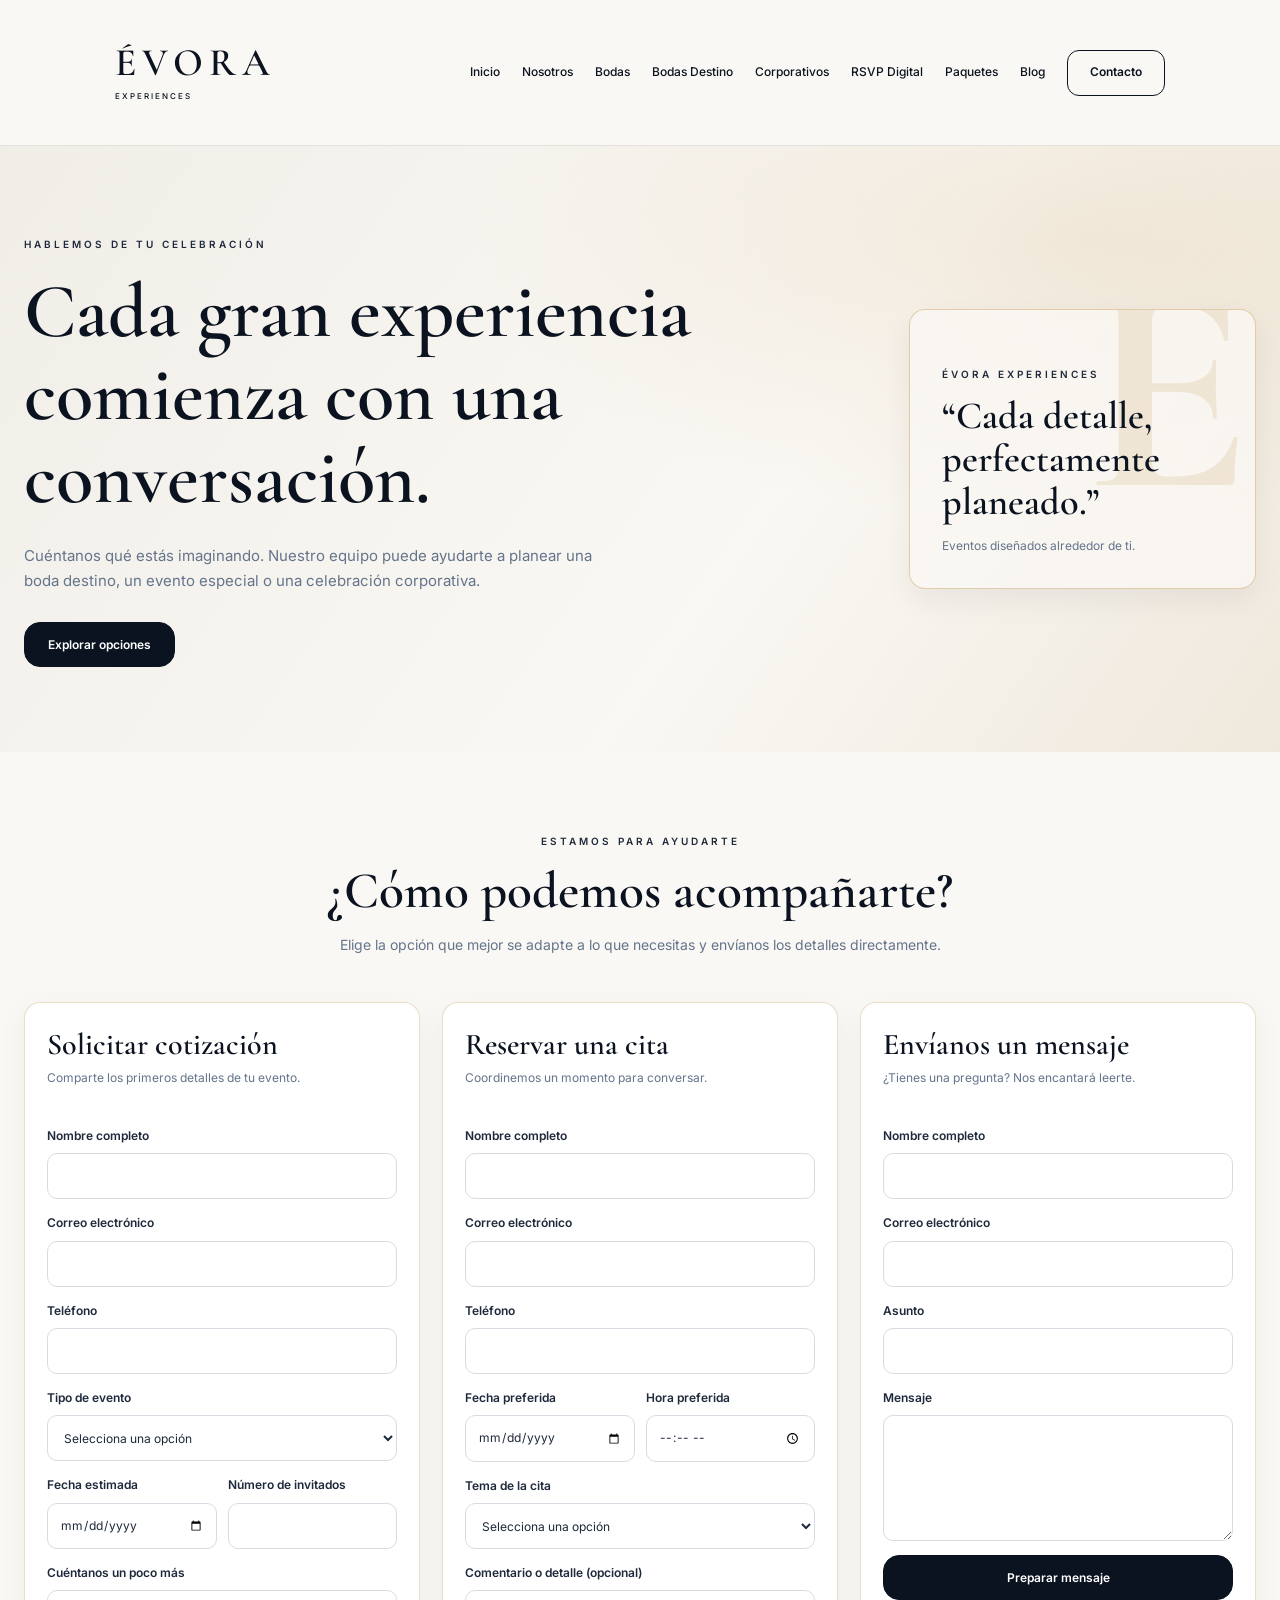
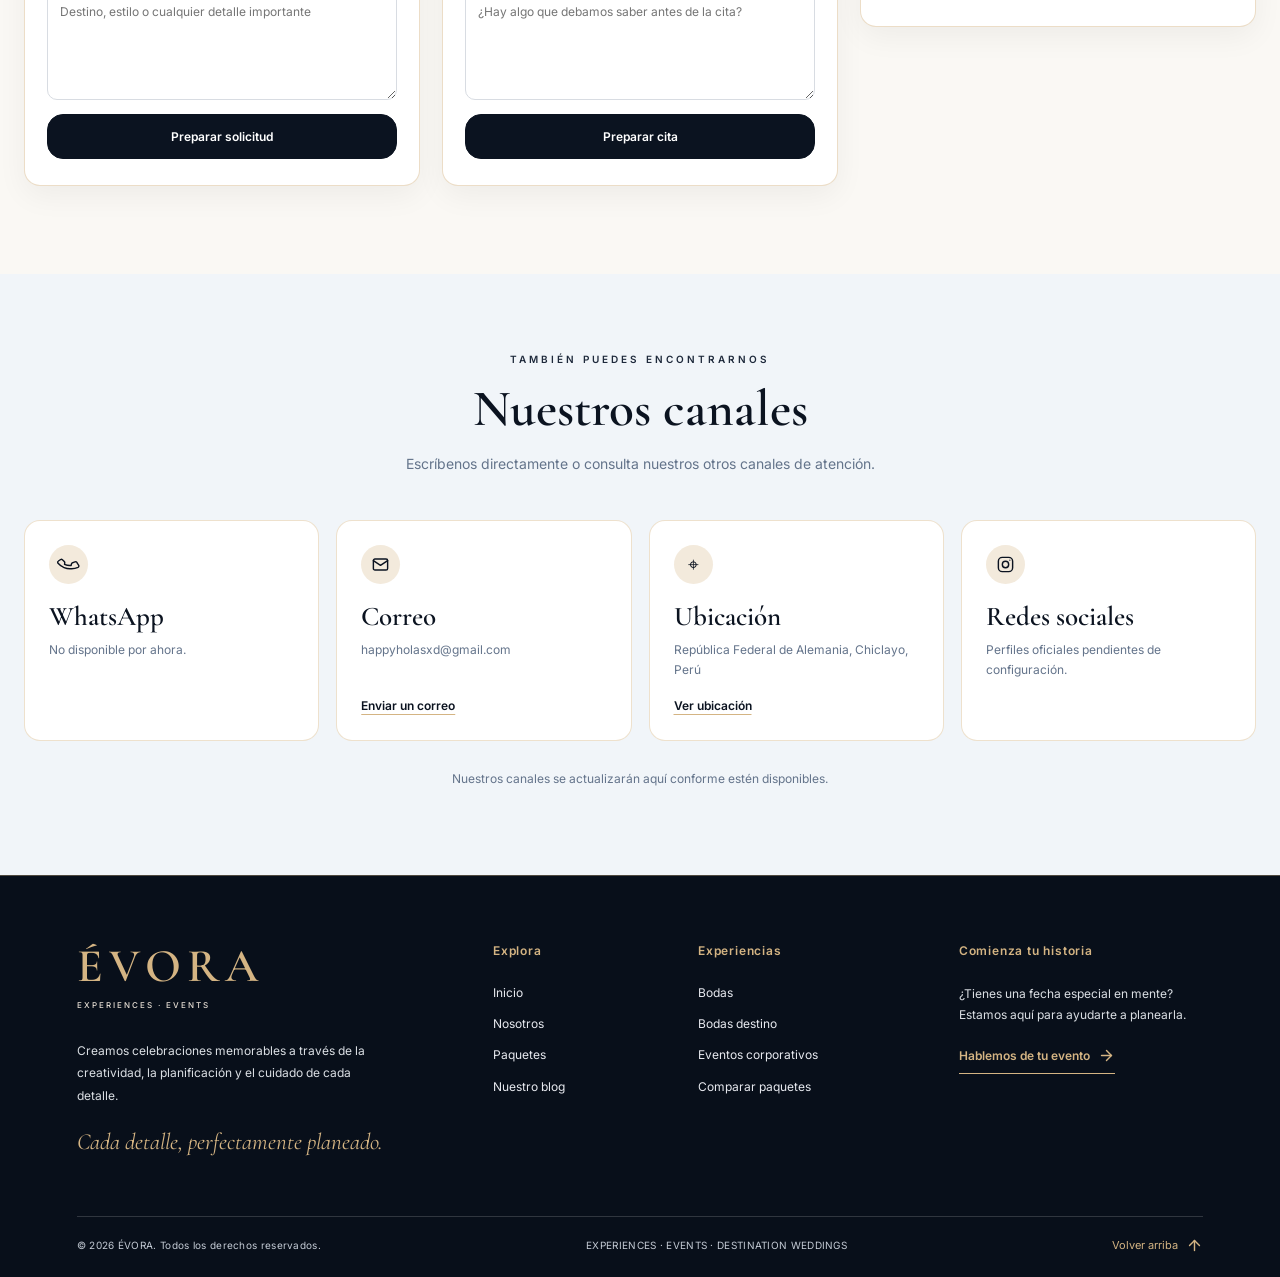
<file: Contactos.html>
<!DOCTYPE html>
<html lang="es">
<head>
    <meta charset="UTF-8">
    <meta name="viewport" content="width=device-width, initial-scale=1.0">
    <meta name="description" content="Contacta a ÉVORA para cotizaciones, citas y consultas sobre eventos.">
    <title>Contacto | ÉVORA</title>
    <link rel="preconnect" href="https://fonts.googleapis.com">
    <link rel="preconnect" href="https://fonts.gstatic.com" crossorigin>
    <link rel="stylesheet" href="https://fonts.googleapis.com/css2?family=Cormorant+Garamond:wght@400;600;700&family=Inter:wght@400;500;600&display=swap">
    <link rel="stylesheet" href="CSS/encabezado-pie-de-pagina.css">
    <link rel="stylesheet" href="CSS/Contactos.css">
    <script src="SCRIPT/general.js" defer></script>
</head>
<body id="inicio" class="pagina-contacto">

    <header class="site-header">
        <div class="container header-inner">
            <a href="index.html" class="logo" aria-label="ÉVORA Inicio">
                <span class="logo-title">ÉVORA</span>
                <span class="logo-sub">EXPERIENCES</span>
            </a>
            <button class="menu-toggle" type="button" aria-label="Abrir menú" aria-controls="main-navigation" aria-expanded="false">
                <span></span><span></span><span></span>
            </button>
            <nav class="main-nav" id="main-navigation" aria-label="Navegación principal">
                <a href="index.html" class="nav-link">Inicio</a>
                <a href="nosotros.html" class="nav-link">Nosotros</a>
                <a href="bodas.html" class="nav-link">Bodas</a>
                <a href="bodas-destino.html" class="nav-link">Bodas Destino</a>
                <a href="eventos-corporativos.html" class="nav-link">Corporativos</a>
                <a href="rsvp.html" class="nav-link">RSVP Digital</a>
                <a href="paquetes.html" class="nav-link">Paquetes</a>
                <a href="blog.html" class="nav-link">Blog</a>
                <a href="Contactos.html" class="btn btn-secondary active" aria-current="page">Contacto</a>
            </nav>
        </div>
        <button class="drawer-backdrop" type="button" aria-label="Cerrar menú" tabindex="-1"></button>
    </header>

  <main>
    <section class="contact-hero">
      <div class="contact-shell contact-hero-inner">
        <div class="contact-hero-copy">
          <span class="eyebrow">Hablemos de tu celebración</span>
          <h1>Cada gran experiencia comienza con una conversación.</h1>
          <p>Cuéntanos qué estás imaginando. Nuestro equipo puede ayudarte a planear una boda destino, un evento especial o una celebración corporativa.</p>
          <a class="contact-button" href="#opciones-contacto">Explorar opciones</a>
        </div>
        <aside class="contact-hero-note" aria-label="Atención personalizada">
          <span class="contact-note-mark" aria-hidden="true">É</span>
          <p class="eyebrow">ÉVORA Experiences</p>
          <p class="contact-note-quote">“Cada detalle, perfectamente planeado.”</p>
          <span class="contact-note-caption">Eventos diseñados alrededor de ti.</span>
        </aside>
      </div>
    </section>

    <section class="contact-section" id="opciones-contacto">
      <div class="contact-shell">
        <header class="contact-section-heading">
          <span class="eyebrow">Estamos para ayudarte</span>
          <h2>¿Cómo podemos acompañarte?</h2>
          <p>Elige la opción que mejor se adapte a lo que necesitas y envíanos los detalles directamente.</p>
        </header>

        <div class="contact-form-grid">
          <article class="contact-form-card">
            <div class="form-card-heading">
              
              <div>
                <h3>Solicitar cotización</h3>
                <p>Comparte los primeros detalles de tu evento.</p>
              </div>
            </div>
            <form class="contact-form" data-contact-form="cotizacion">
              <div class="form-field">
                <label for="quote-name">Nombre completo</label>
                <input id="quote-name" name="nombre" autocomplete="name" required>
              </div>
              <div class="form-field">
                <label for="quote-email">Correo electrónico</label>
                <input id="quote-email" name="correo" type="email" autocomplete="email" required>
              </div>
              <div class="form-field">
                <label for="quote-phone">Teléfono</label>
                <input id="quote-phone" name="telefono" type="tel" autocomplete="tel" inputmode="tel" required>
              </div>
              <div class="form-field">
                <label for="quote-event">Tipo de evento</label>
                <select id="quote-event" name="tipoEvento" required>
                  <option value="" selected disabled>Selecciona una opción</option>
                  <option>Boda destino</option>
                  <option>Boda</option>
                  <option>Evento corporativo</option>
                  <option>Ocasión especial</option>
                  <option>Otro</option>
                </select>
              </div>
              <div class="form-field form-field-half">
                <label for="quote-date">Fecha estimada</label>
                <input id="quote-date" name="fecha" type="date">
              </div>
              <div class="form-field form-field-half">
                <label for="quote-guests">Número de invitados</label>
                <input id="quote-guests" name="invitados" type="number" min="1" inputmode="numeric">
              </div>
              <div class="form-field">
                <label for="quote-details">Cuéntanos un poco más</label>
                <textarea id="quote-details" name="detalles" rows="3" placeholder="Destino, estilo o cualquier detalle importante"></textarea>
              </div>
              <button class="contact-button form-submit" type="submit">Preparar solicitud</button>
              <p class="form-status" role="status" aria-live="polite"></p>
            </form>
          </article>

          <article class="contact-form-card">
            <div class="form-card-heading">
              
              <div>
                <h3>Reservar una cita</h3>
                <p>Coordinemos un momento para conversar.</p>
              </div>
            </div>
            <form class="contact-form" data-contact-form="cita">
              <div class="form-field">
                <label for="appointment-name">Nombre completo</label>
                <input id="appointment-name" name="nombre" autocomplete="name" required>
              </div>
              <div class="form-field">
                <label for="appointment-email">Correo electrónico</label>
                <input id="appointment-email" name="correo" type="email" autocomplete="email" required>
              </div>
              <div class="form-field">
                <label for="appointment-phone">Teléfono</label>
                <input id="appointment-phone" name="telefono" type="tel" autocomplete="tel" inputmode="tel" required>
              </div>
              <div class="form-field form-field-half">
                <label for="appointment-date">Fecha preferida</label>
                <input id="appointment-date" name="fecha" type="date" required>
              </div>
              <div class="form-field form-field-half">
                <label for="appointment-time">Hora preferida</label>
                <input id="appointment-time" name="hora" type="time" required>
              </div>
              <div class="form-field">
                <label for="appointment-topic">Tema de la cita</label>
                <select id="appointment-topic" name="tema" required>
                  <option value="" selected disabled>Selecciona una opción</option>
                  <option>Planeación de boda</option>
                  <option>Boda destino</option>
                  <option>Evento corporativo</option>
                  <option>Otro evento</option>
                </select>
              </div>
              <div class="form-field">
                <label for="appointment-details">Comentario o detalle (opcional)</label>
                <textarea id="appointment-details" name="comentario" rows="3" maxlength="500" placeholder="¿Hay algo que debamos saber antes de la cita?"></textarea>
              </div>
              <button class="contact-button form-submit" type="submit">Preparar cita</button>
              <p class="form-status" role="status" aria-live="polite"></p>
            </form>
          </article>

          <article class="contact-form-card">
            <div class="form-card-heading">
              
              <div>
                <h3>Envíanos un mensaje</h3>
                <p>¿Tienes una pregunta? Nos encantará leerte.</p>
              </div>
            </div>
            <form class="contact-form" data-contact-form="contacto">
              <div class="form-field">
                <label for="message-name">Nombre completo</label>
                <input id="message-name" name="nombre" autocomplete="name" required>
              </div>
              <div class="form-field">
                <label for="message-email">Correo electrónico</label>
                <input id="message-email" name="correo" type="email" autocomplete="email" required>
              </div>
              <div class="form-field">
                <label for="message-subject">Asunto</label>
                <input id="message-subject" name="asunto" required>
              </div>
              <div class="form-field">
                <label for="message-body">Mensaje</label>
                <textarea id="message-body" name="mensaje" rows="5" required></textarea>
              </div>
              <button class="contact-button form-submit" type="submit">Preparar mensaje</button>
              <p class="form-status" role="status" aria-live="polite"></p>
            </form>
          </article>
        </div>
      </div>
    </section>

    <section class="contact-details-section" aria-labelledby="contact-details-title">
      <div class="contact-shell">
        <header class="contact-section-heading">
          <span class="eyebrow">También puedes encontrarnos</span>
          <h2 id="contact-details-title">Nuestros canales</h2>
          <p>Escríbenos directamente o consulta nuestros otros canales de atención.</p>
        </header>
        <div class="contact-details-grid">
          <article class="contact-detail-card" id="contacto-whatsapp">
            <span class="detail-icon detail-icon-phone" aria-hidden="true">
              <svg viewBox="0 0 24 24" fill="none" stroke="currentColor" stroke-width="1.8" stroke-linecap="round" stroke-linejoin="round">
                <path d="M22 16.92v3a2 2 0 0 1-2.18 2A19.79 19.79 0 0 1 11.19 18a19.5 19.5 0 0 1-6-6A19.79 19.79 0 0 1 2.09 3.18 2 2 0 0 1 4.08 1h3a2 2 0 0 1 2 1.72c.12.96.36 1.9.7 2.8a2 2 0 0 1-.45 2.11L8.06 8.91a16 16 0 0 0 6 6l1.27-1.27a2 2 0 0 1 2.11-.45c.9.34 1.84.58 2.8.7A2 2 0 0 1 22 16.92z"></path>
              </svg>
            </span>
            <h3>WhatsApp</h3>
            <p data-contact-value="whatsapp">No disponible por ahora.</p>
            <a class="detail-link" data-contact-link="whatsapp" hidden>Escríbenos por WhatsApp</a>
          </article>
          <article class="contact-detail-card">
            <span class="detail-icon" aria-hidden="true">
              <svg viewBox="0 0 24 24" fill="none" stroke="currentColor" stroke-width="1.8" stroke-linecap="round" stroke-linejoin="round">
                <rect x="3" y="5" width="18" height="14" rx="2"></rect>
                <path d="m3 7 9 6 9-6"></path>
              </svg>
            </span>
            <h3>Correo</h3>
            <p data-contact-value="email">happyholasxd@gmail.com</p>
            <a class="detail-link" data-contact-link="email" hidden>Enviar un correo</a>
          </article>
          <article class="contact-detail-card">
            <span class="detail-icon" aria-hidden="true">⌖</span>
            <h3>Ubicación</h3>
            <p data-contact-value="address">República Federal de Alemania, Chiclayo, Perú</p>
            <a class="detail-link" data-contact-link="map" hidden>Ver ubicación</a>
          </article>
          <article class="contact-detail-card">
            <span class="detail-icon detail-icon-social" aria-hidden="true">
              <svg viewBox="0 0 24 24" fill="none" stroke="currentColor" stroke-width="1.8" stroke-linecap="round" stroke-linejoin="round">
                <rect x="3" y="3" width="18" height="18" rx="5"></rect>
                <circle cx="12" cy="12" r="4"></circle>
                <circle cx="17.5" cy="6.5" r=".75" fill="currentColor" stroke="none"></circle>
              </svg>
            </span>
            <h3>Redes sociales</h3>
            <p class="social-pending" data-contact-value="social">Perfiles oficiales pendientes de configuración.</p>
            <div class="social-links" data-social-links></div>
          </article>
        </div>
        <p class="contact-data-note">Nuestros canales se actualizarán aquí conforme estén disponibles.</p>
      </div>
    </section>
  </main>

    <!-- 8. PIE DE PÁGINA COMPLETO -->
    <footer class="footer">
        <div class="footer-main">
            <div class="footer-about">
                <a class="footer-logo" href="index.html" aria-label="ÉVORA - Inicio">
                    ÉVORA
                    <small>EXPERIENCES · EVENTS</small>
                </a>
                <p class="footer-description">
                    Creamos celebraciones memorables a través de la
                    creatividad, la planificación y el cuidado de cada detalle.
                </p>
                <span class="footer-tagline">Cada detalle, perfectamente planeado.</span>
            </div>

            <div class="footer-column">
                <h3>Explora</h3>
                <a href="index.html">Inicio</a>
                <a href="nosotros.html">Nosotros</a>
                <a href="paquetes.html">Paquetes</a>
                <a href="blog.html">Nuestro blog</a>
            </div>

            <div class="footer-column">
                <h3>Experiencias</h3>
                <a href="bodas.html">Bodas</a>
                <a href="bodas-destino.html">Bodas destino</a>
                <a href="eventos-corporativos.html">Eventos corporativos</a>
                <a href="paquetes.html#comparar">Comparar paquetes</a>
            </div>

            <div class="footer-column footer-contact">
                <h3>Comienza tu historia</h3>
                <p>¿Tienes una fecha especial en mente? Estamos aquí para ayudarte a planearla.</p>
                <a class="footer-link-contact" href="Contactos.html">
                    Hablemos de tu evento
                    <svg class="icono" viewBox="0 0 24 24" fill="none"
                         stroke="currentColor" stroke-width="2"
                         stroke-linecap="round" stroke-linejoin="round"
                         aria-hidden="true">
                        <path d="M5 12h14"></path>
                        <path d="m12 5 7 7-7 7"></path>
                    </svg>
                </a>
            </div>
        </div>

        <div class="footer-bottom">
            <p>© 2026 ÉVORA. Todos los derechos reservados.</p>
            <p>EXPERIENCES · EVENTS · DESTINATION WEDDINGS</p>
            <a href="#inicio">
                Volver arriba
                <svg class="icono" viewBox="0 0 24 24" fill="none"
                     stroke="currentColor" stroke-width="2"
                     stroke-linecap="round" stroke-linejoin="round"
                     aria-hidden="true">
                    <path d="M12 19V5"></path>
                    <path d="m5 12 7-7 7 7"></path>
                </svg>
            </a>
        </div>
    </footer>

    <script src="SCRIPT/contactos.js"></script>
</body>
</html>
</file>
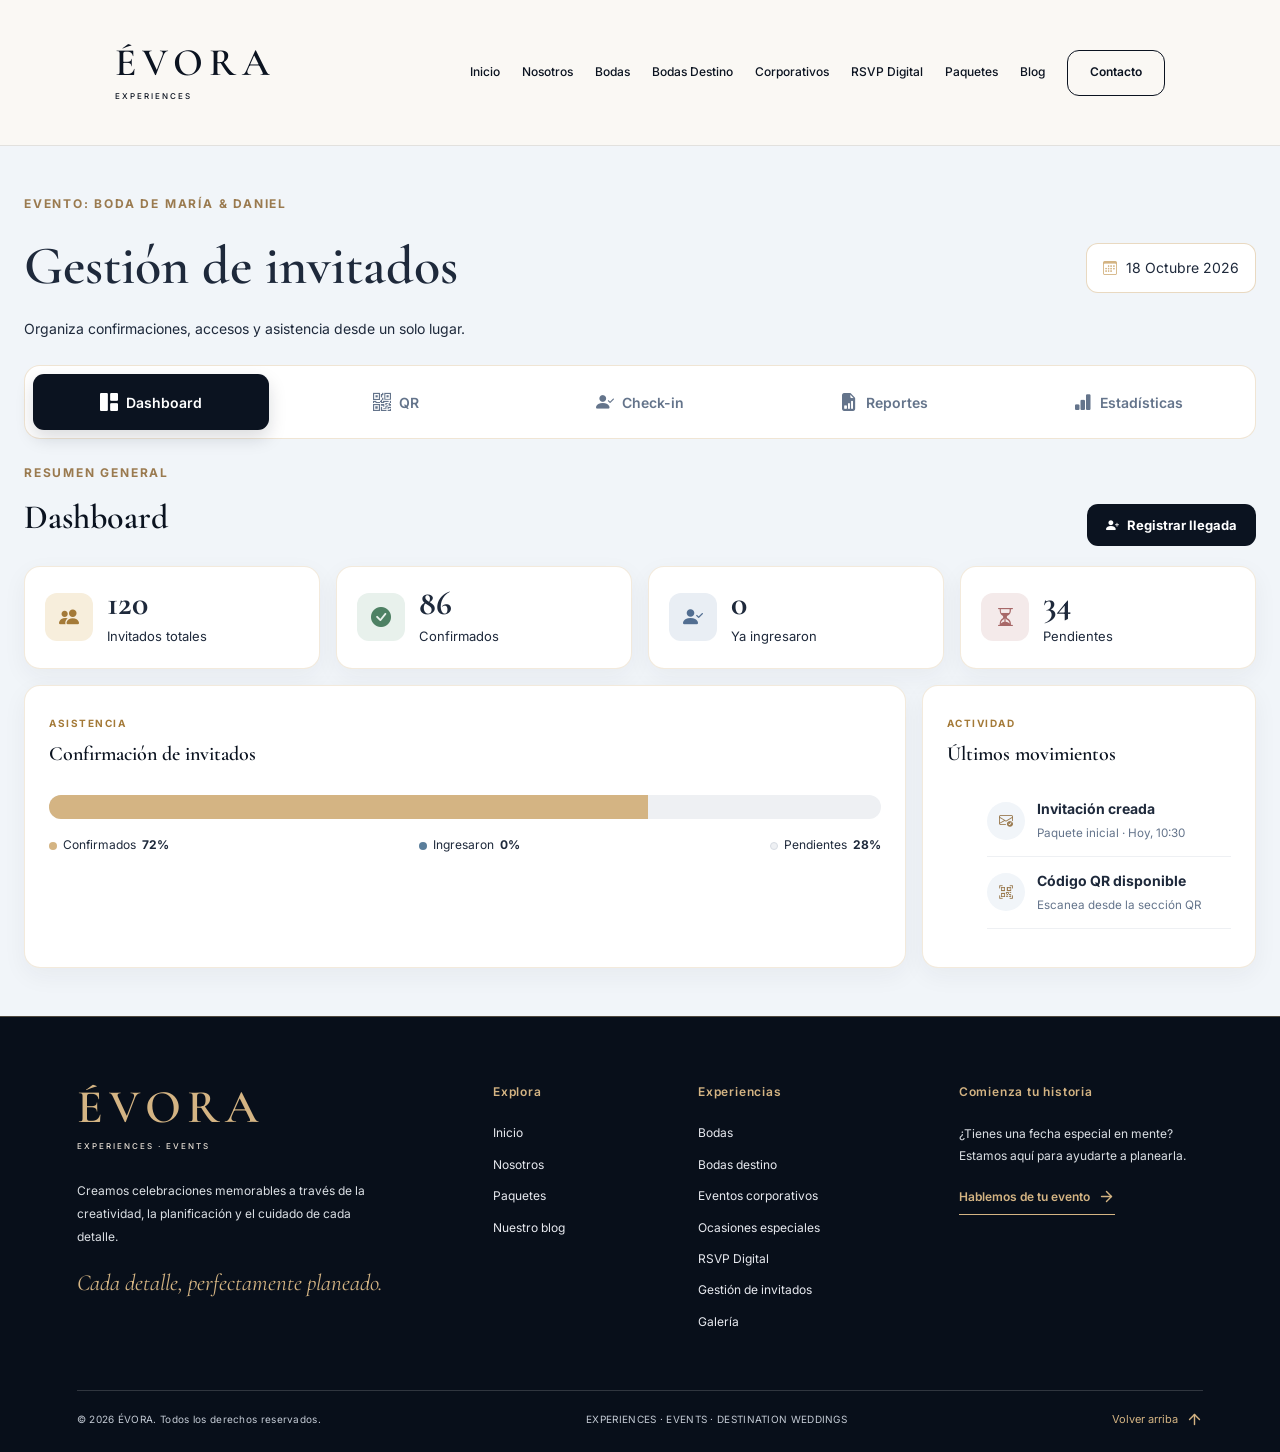
<file: gestion-invitados.html>
<!DOCTYPE html>
<html lang="en">
<head>
    <meta charset="UTF-8">
    <meta name="viewport" content="width=device-width, initial-scale=1.0">
    <title>Gestión de Invitados | ÉVORA Experiences</title>
    <link rel="stylesheet" href="CSS/style.css">
    <link rel="stylesheet" href="CSS/encabezado-pie-de-pagina.css">
</head>
<body id="inicio">
    <header class="site-header">
    <div class="container header-inner">
        <a href="index.html" class="logo" aria-label="ÉVORA Inicio">
            <span class="logo-title">ÉVORA</span>
            <span class="logo-sub">EXPERIENCES</span>
        </a>

        <button class="menu-toggle" type="button" aria-label="Abrir menú" aria-controls="main-navigation" aria-expanded="false">
            <span></span>
            <span></span>
            <span></span>
        </button>

        <nav class="main-nav" id="main-navigation" aria-label="Navegación principal">
            <a href="index.html" class="nav-link">Inicio</a>
            <a href="nosotros.html" class="nav-link">Nosotros</a>
            <a href="bodas.html" class="nav-link">Bodas</a>
            <a href="bodas-destino.html" class="nav-link">Bodas Destino</a>
            <a href="eventos-corporativos.html" class="nav-link">Corporativos</a>
            <a href="rsvp.html" class="nav-link">RSVP Digital</a>
            <a href="paquetes.html" class="nav-link">Paquetes</a>
            <a href="blog.html" class="nav-link">Blog</a>
            <a href="Contactos.html" class="btn btn-secondary">Contacto</a>
        </nav>
    </div>
        <button class="drawer-backdrop" type="button" aria-label="Cerrar menú" tabindex="-1"></button>
    </header>
    
    <main class="guest-management">
        <div class="guest-shell">
            <section class="guest-heading" aria-labelledby="guest-title">
                <div>
                    <span class="guest-eyebrow">EVENTO: BODA DE MARÍA &amp; DANIEL</span>
                    <h1 id="guest-title">Gestión de invitados</h1>
                    <p>Organiza confirmaciones, accesos y asistencia desde un solo lugar.</p>
                </div>
                <span class="guest-date"><i class="bi bi-calendar3"></i> 18 Octubre 2026</span>
            </section>

            <nav class="guest-tabs" aria-label="Secciones de gestión">
                <button class="guest-tab active" type="button" data-panel="dashboard" aria-selected="true"><i class="bi bi-grid-1x2-fill"></i><span>Dashboard</span></button>
                <button class="guest-tab" type="button" data-panel="qr" aria-selected="false"><i class="bi bi-qr-code"></i><span>QR</span></button>
                <button class="guest-tab" type="button" data-panel="checkin" aria-selected="false"><i class="bi bi-person-check-fill"></i><span>Check-in</span></button>
                <button class="guest-tab" type="button" data-panel="reportes" aria-selected="false"><i class="bi bi-file-earmark-bar-graph-fill"></i><span>Reportes</span></button>
                <button class="guest-tab" type="button" data-panel="estadisticas" aria-selected="false"><i class="bi bi-bar-chart-fill"></i><span>Estadísticas</span></button>
            </nav>

            <section class="guest-panel active" id="dashboard" data-panel-content>
                <div class="guest-section-title">
                    <div><span>RESUMEN GENERAL</span><h2>Dashboard</h2></div>
                    <button class="guest-button guest-button-primary" type="button" data-open-panel="checkin"><i class="bi bi-person-plus-fill"></i> Registrar llegada</button>
                </div>
                <div class="guest-stats" aria-label="Resumen del evento">
                    <article class="guest-stat"><span class="stat-icon gold"><i class="bi bi-people-fill"></i></span><div><strong id="totalGuests">120</strong><p>Invitados totales</p></div></article>
                    <article class="guest-stat"><span class="stat-icon green"><i class="bi bi-check-circle-fill"></i></span><div><strong id="confirmedGuests">86</strong><p>Confirmados</p></div></article>
                    <article class="guest-stat"><span class="stat-icon blue"><i class="bi bi-person-check-fill"></i></span><div><strong id="arrivedGuests">0</strong><p>Ya ingresaron</p></div></article>
                    <article class="guest-stat"><span class="stat-icon rose"><i class="bi bi-hourglass-split"></i></span><div><strong id="pendingGuests">34</strong><p>Pendientes</p></div></article>
                </div>
                <div class="guest-dashboard-grid">
                    <article class="guest-card attendance-card">
                        <div class="guest-card-header"><div><span>ASISTENCIA</span><h3>Confirmación de invitados</h3></div></div>
                        <div class="attendance-bar"><div class="attendance-confirmed" id="attendanceConfirmed"></div><div class="attendance-arrived" id="attendanceArrived"></div></div>
                        <div class="attendance-legend"><span><b class="dot confirmed"></b>Confirmados <strong id="confirmedPercent">72%</strong></span><span><b class="dot arrived"></b>Ingresaron <strong id="arrivedPercent">0%</strong></span><span><b class="dot pending"></b>Pendientes <strong id="pendingPercent">28%</strong></span></div>
                    </article>
                    <article class="guest-card activity-card">
                        <div class="guest-card-header"><div><span>ACTIVIDAD</span><h3>Últimos movimientos</h3></div></div>
                        <ul class="activity-list" id="activityList">
                            <li><span class="activity-icon"><i class="bi bi-envelope-check"></i></span><div><strong>Invitación creada</strong><small>Paquete inicial · Hoy, 10:30</small></div></li>
                            <li><span class="activity-icon"><i class="bi bi-qr-code-scan"></i></span><div><strong>Código QR disponible</strong><small>Escanea desde la sección QR</small></div></li>
                        </ul>
                    </article>
                </div>
            </section>

            <section class="guest-panel" id="qr" data-panel-content>
                <div class="guest-section-title"><div><span>ACCESO DIGITAL</span><h2>Código QR del evento</h2></div></div>
                <div class="qr-layout">
                    <article class="guest-card qr-card">
                        <img src="MEDIA/codigo-qr.png" alt="Código QR para confirmar la asistencia al evento">
                        <h3>Escanea para confirmar</h3>
                        <p>Comparte este código con tus invitados para acceder al formulario de confirmación.</p>
                        <a class="guest-button guest-button-primary" href="MEDIA/codigo-qr.png" download="codigo-qr-evento.png"><i class="bi bi-download"></i> Descargar QR</a>
                    </article>
                    <article class="guest-card qr-details">
                        <h3>Información compartida</h3>
                        <dl><div><dt>Evento</dt><dd>Boda de María &amp; Daniel</dd></div><div><dt>Fecha</dt><dd>18 de octubre de 2026</dd></div><div><dt>Ubicación</dt><dd>Jardín Évora</dd></div></dl>
                    </article>
                </div>
            </section>

            <section class="guest-panel" id="checkin" data-panel-content>
                <div class="guest-section-title"><div><span>CONTROL DE ACCESO</span><h2>Check-in</h2></div></div>
                <div class="checkin-layout">
                    <form class="guest-card checkin-form" id="checkinForm">
                        <label for="guestName">Buscar invitado o escribir nombre</label>
                        <div class="search-field"><i class="bi bi-search"></i><input id="guestName" type="text" autocomplete="off" placeholder="Ej. Ana Martínez" required></div>
                        <label for="guestCount">Cantidad de personas</label>
                        <select id="guestCount"><option value="1">1 persona</option><option value="2">2 personas</option><option value="3">3 personas</option><option value="4">4 personas</option></select>
                        <button class="guest-button guest-button-primary" type="submit"><i class="bi bi-check2-circle"></i> Confirmar ingreso</button>
                        <p class="checkin-message" id="checkinMessage" role="status"></p>
                    </form>
                    <article class="guest-card checkin-list-card">
                        <div class="guest-card-header"><div><span>INGRESOS</span><h3>Invitados registrados</h3></div><strong id="listCount">0</strong></div>
                        <ul class="checkin-list" id="checkinList"><li class="empty-list">Aún no hay ingresos registrados.</li></ul>
                    </article>
                </div>
            </section>

            <section class="guest-panel" id="reportes" data-panel-content>
                <div class="guest-section-title"><div><span>DOCUMENTACIÓN</span><h2>Reportes</h2></div><button class="guest-button guest-button-secondary" type="button" id="printReport"><i class="bi bi-printer-fill"></i> Imprimir reporte</button></div>
                <div class="report-grid">
                    <article class="guest-card report-card"><span class="report-icon"><i class="bi bi-person-lines-fill"></i></span><div><h3>Lista de invitados</h3><p>Invitados, confirmaciones y estado de ingreso.</p></div><button class="guest-button guest-button-secondary" type="button" data-download="invitados">Descargar CSV</button></article>
                    <article class="guest-card report-card"><span class="report-icon"><i class="bi bi-person-check-fill"></i></span><div><h3>Registro de asistencia</h3><p>Personas que han realizado el check-in.</p></div><button class="guest-button guest-button-secondary" type="button" data-download="asistencia">Descargar CSV</button></article>
                    <article class="guest-card report-card"><span class="report-icon"><i class="bi bi-pie-chart-fill"></i></span><div><h3>Resumen del evento</h3><p>Totales generales y porcentajes de asistencia.</p></div><button class="guest-button guest-button-secondary" type="button" data-download="resumen">Descargar CSV</button></article>
                </div>
            </section>

            <section class="guest-panel" id="estadisticas" data-panel-content>
                <div class="guest-section-title"><div><span>ANÁLISIS</span><h2>Estadísticas</h2></div></div>
                <div class="stats-grid">
                    <article class="guest-card chart-card"><h3>Estado de confirmaciones</h3><div class="donut" id="confirmationDonut"><div><strong id="confirmationRate">72%</strong><span>confirmado</span></div></div></article>
                    <article class="guest-card chart-card"><h3>Progreso de asistencia</h3><div class="progress-bars"><div><span>Confirmados</span><div><b id="confirmedProgress"></b></div><strong id="confirmedBarValue">86</strong></div><div><span>Ingresaron</span><div><b id="arrivedProgress"></b></div><strong id="arrivedBarValue">0</strong></div><div><span>Pendientes</span><div><b id="pendingProgress"></b></div><strong id="pendingBarValue">34</strong></div></div></article>
                </div>
            </section>
        </div>
    </main>

    <footer class="site-footer">
        <div class="footer-main">
            <div class="footer-about">
                <a class="footer-logo" href="index.html" aria-label="ÉVORA - Inicio">ÉVORA<small>EXPERIENCES · EVENTS</small></a>
                <p class="footer-description">Creamos celebraciones memorables a través de la creatividad, la planificación y el cuidado de cada detalle.</p>
                <span class="footer-tagline">Cada detalle, perfectamente planeado.</span>
            </div>
            <div class="footer-column">
                <h3>Explora</h3>
                <a href="index.html">Inicio</a>
                <a href="nosotros.html">Nosotros</a>
                <a href="paquetes.html">Paquetes</a>
                <a href="blog.html">Nuestro blog</a>
            </div>
            <div class="footer-column">
                <h3>Experiencias</h3>
                <a href="bodas.html">Bodas</a>
                <a href="bodas-destino.html">Bodas destino</a>
                <a href="eventos-corporativos.html">Eventos corporativos</a>
                <a href="ocasiones-especiales.html">Ocasiones especiales</a>
                <a href="rsvp.html">RSVP Digital</a>
                <a href="gestion-invitados.html">Gestión de invitados</a>
                <a href="galeria.html">Galería</a>
            </div>
            <div class="footer-column footer-contact">
                <h3>Comienza tu historia</h3>
                <p>¿Tienes una fecha especial en mente? Estamos aquí para ayudarte a planearla.</p>
                <a class="footer-link-contact" href="Contactos.html">
                    Hablemos de tu evento
                    <svg class="icono" viewBox="0 0 24 24" fill="none" stroke="currentColor" stroke-width="2" stroke-linecap="round" stroke-linejoin="round" aria-hidden="true">
                        <path d="M5 12h14"></path>
                        <path d="m12 5 7 7-7 7"></path>
                    </svg>
                </a>
            </div>
        </div>
        <div class="footer-bottom">
            <p>© 2026 ÉVORA. Todos los derechos reservados.</p>
            <p>EXPERIENCES · EVENTS · DESTINATION WEDDINGS</p>
            <a href="#inicio">
                Volver arriba
                <svg class="icono" viewBox="0 0 24 24" fill="none" stroke="currentColor" stroke-width="2" stroke-linecap="round" stroke-linejoin="round" aria-hidden="true">
                    <path d="M12 19V5"></path>
                    <path d="m5 12 7-7 7 7"></path>
                </svg>
            </a>
        </div>
    </footer>
    <script src="SCRIPT/general.js"></script>
    <script src="SCRIPT/gestion-invitados.js"></script>
</body>
</html>
</file>
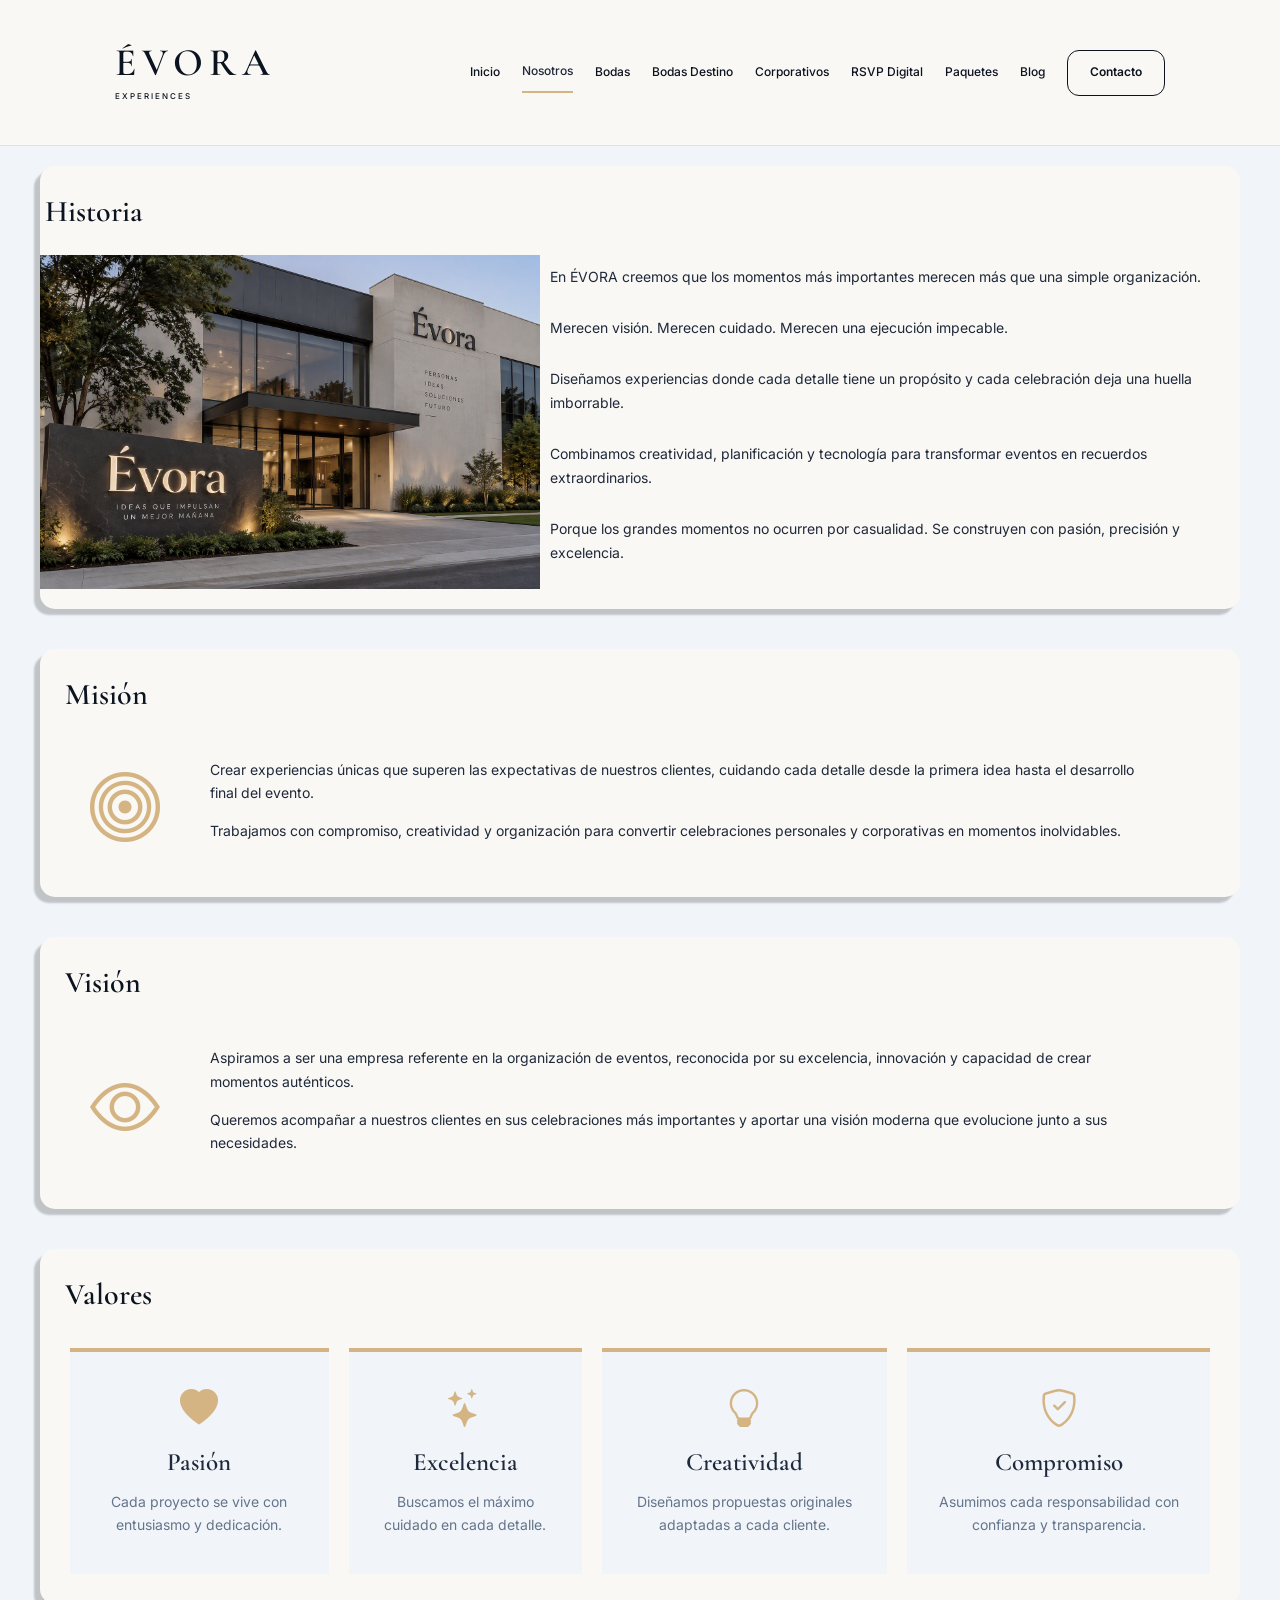
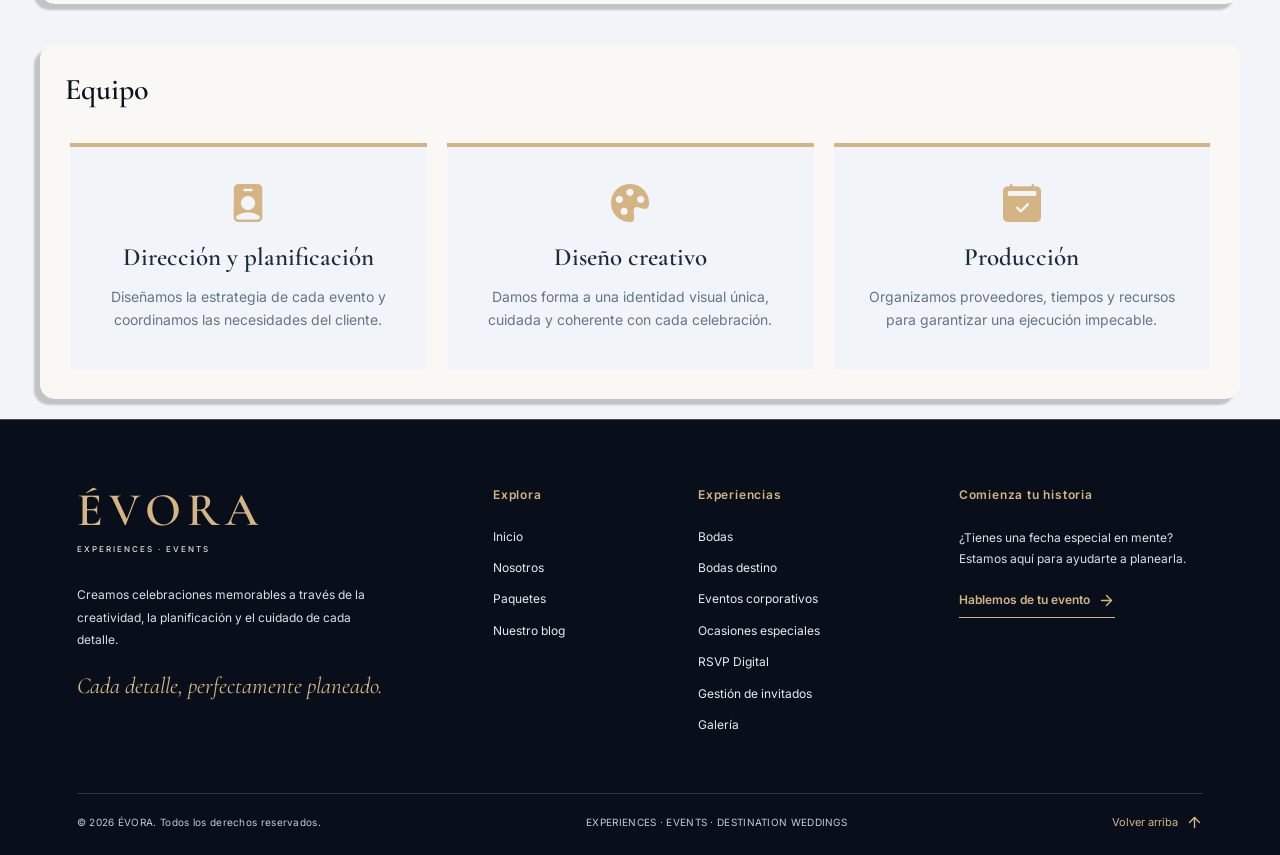
<file: nosotros.html>
<!DOCTYPE html>
<html lang="es">
<head>
    <meta charset="UTF-8">
    <meta name="viewport" content="width=device-width, initial-scale=1.0">
    <title>Nosotros | ÉVORA Experiences</title>
    <link rel="stylesheet" href="CSS/style.css">
    <link rel="stylesheet" href="CSS/encabezado-pie-de-pagina.css">
    <script src="SCRIPT/general.js" defer></script>
</head>
<body id="inicio">
    <header class="site-header">
    <div class="container header-inner">
        <a href="index.html" class="logo" aria-label="ÉVORA Inicio">
            <span class="logo-title">ÉVORA</span>
            <span class="logo-sub">EXPERIENCES</span>
        </a>

        <button class="menu-toggle" type="button" aria-label="Abrir menú" aria-controls="main-navigation" aria-expanded="false">
            <span></span>
            <span></span>
            <span></span>
        </button>

        <nav class="main-nav" id="main-navigation" aria-label="Navegación principal">
            <a href="index.html" class="nav-link">Inicio</a>
            <a href="nosotros.html" class="nav-link active" aria-current="page">Nosotros</a>
            <a href="bodas.html" class="nav-link">Bodas</a>
            <a href="bodas-destino.html" class="nav-link">Bodas Destino</a>
            <a href="eventos-corporativos.html" class="nav-link">Corporativos</a>
            <a href="rsvp.html" class="nav-link">RSVP Digital</a>
            <a href="paquetes.html" class="nav-link">Paquetes</a>
            <a href="blog.html" class="nav-link">Blog</a>
            <a href="Contactos.html" class="btn btn-secondary">Contacto</a>
        </nav>
    </div>
        <button class="drawer-backdrop" type="button" aria-label="Cerrar menú" tabindex="-1"></button>
    </header>

    <main>
        <div id="historia" class="cajas-nosotros">
            <h2>Historia</h2>
            <div id="historia-contenido">
                <div class="historia-centro"></div>
                    <img src="MEDIA/empresa.png" alt="Imagen de la Empresa">
                <div id="historia-texto" class="historia-centro">
                    <p>En ÉVORA creemos que los momentos más importantes merecen más que una simple organización.</p>
                    <p>Merecen visión. Merecen cuidado. Merecen una ejecución impecable.</p>
                    <p>Diseñamos experiencias donde cada detalle tiene un propósito y cada celebración deja una huella imborrable.</p>
                    <p>Combinamos creatividad, planificación y tecnología para transformar eventos en recuerdos extraordinarios.</p>
                    <p>Porque los grandes momentos no ocurren por casualidad. Se construyen con pasión, precisión y excelencia.</p>
                </div>
            </div>
        </div>

        <div id="mision" class="cajas-nosotros">
            <h2>Misión</h2>
            <div id="mision-contenido" class="contenido">
                <div class="imagen-contenido">
                    <i class="bi bi-bullseye icono-seccion" aria-hidden="true"></i>
                </div>
                <div class="texto-contenido">
                    <p>Crear experiencias únicas que superen las expectativas de nuestros clientes, cuidando cada detalle desde la primera idea hasta el desarrollo final del evento.</p>
                    <p>Trabajamos con compromiso, creatividad y organización para convertir celebraciones personales y corporativas en momentos inolvidables.</p>
                </div>
            </div>
        </div>

        <div id="vision" class="cajas-nosotros">
            <h2>Visión</h2>
            <div id="vision-contenido" class="contenido">
                <div class="imagen-contenido">
                    <i class="bi bi-eye icono-seccion" aria-hidden="true"></i>
                </div>
                <div class="texto-contenido">
                    <p>Aspiramos a ser una empresa referente en la organización de eventos, reconocida por su excelencia, innovación y capacidad de crear momentos auténticos.</p>
                    <p>Queremos acompañar a nuestros clientes en sus celebraciones más importantes y aportar una visión moderna que evolucione junto a sus necesidades.</p>
                </div>
            </div>
        </div>

        <div id="valores" class="cajas-nosotros">
            <h2>Valores</h2>
            <div id="valores-contenido">
                <article class="valor">
                    <i class="bi bi-heart-fill"></i>
                    <h3>Pasión</h3>
                    <p>Cada proyecto se vive con entusiasmo y dedicación.</p>
                </article>
                <article class="valor">
                    <i class="bi bi-stars"></i>
                    <h3>Excelencia</h3>
                    <p>Buscamos el máximo cuidado en cada detalle.</p>
                </article>
                <article class="valor">
                    <i class="bi bi-lightbulb"></i>
                    <h3>Creatividad</h3>
                    <p>Diseñamos propuestas originales adaptadas a cada cliente.</p>
                </article>
                <article class="valor">
                    <i class="bi bi-shield-check"></i>
                    <h3>Compromiso</h3>
                    <p>Asumimos cada responsabilidad con confianza y transparencia.</p>
                </article>
            </div>
        </div>

        <div id="equipo" class="cajas-nosotros">
            <h2>Equipo</h2>
            <div id="equipo-contenido">
                <article class="miembro-equipo">
                    <i class="bi bi-person-badge-fill"></i>
                    <h3>Dirección y planificación</h3>
                    <p>Diseñamos la estrategia de cada evento y coordinamos las necesidades del cliente.</p>
                </article>
                <article class="miembro-equipo">
                    <i class="bi bi-palette-fill"></i>
                    <h3>Diseño creativo</h3>
                    <p>Damos forma a una identidad visual única, cuidada y coherente con cada celebración.</p>
                </article>
                <article class="miembro-equipo">
                    <i class="bi bi-calendar2-check-fill"></i>
                    <h3>Producción</h3>
                    <p>Organizamos proveedores, tiempos y recursos para garantizar una ejecución impecable.</p>
                </article>
            </div>
        </div>
    </main>

    <footer class="site-footer">
        <div class="footer-main">
            <div class="footer-about">
                <a class="footer-logo" href="index.html" aria-label="ÉVORA - Inicio">ÉVORA<small>EXPERIENCES · EVENTS</small></a>
                <p class="footer-description">Creamos celebraciones memorables a través de la creatividad, la planificación y el cuidado de cada detalle.</p>
                <span class="footer-tagline">Cada detalle, perfectamente planeado.</span>
            </div>
            <div class="footer-column">
                <h3>Explora</h3>
                <a href="index.html">Inicio</a>
                <a href="nosotros.html">Nosotros</a>
                <a href="paquetes.html">Paquetes</a>
                <a href="blog.html">Nuestro blog</a>
            </div>
            <div class="footer-column">
                <h3>Experiencias</h3>
                <a href="bodas.html">Bodas</a>
                <a href="bodas-destino.html">Bodas destino</a>
                <a href="eventos-corporativos.html">Eventos corporativos</a>
                <a href="ocasiones-especiales.html">Ocasiones especiales</a>
                <a href="rsvp.html">RSVP Digital</a>
                <a href="gestion-invitados.html">Gestión de invitados</a>
                <a href="galeria.html">Galería</a>
            </div>
            <div class="footer-column footer-contact">
                <h3>Comienza tu historia</h3>
                <p>¿Tienes una fecha especial en mente? Estamos aquí para ayudarte a planearla.</p>
                <a class="footer-link-contact" href="Contactos.html">
                    Hablemos de tu evento
                    <svg class="icono" viewBox="0 0 24 24" fill="none" stroke="currentColor" stroke-width="2" stroke-linecap="round" stroke-linejoin="round" aria-hidden="true">
                        <path d="M5 12h14"></path>
                        <path d="m12 5 7 7-7 7"></path>
                    </svg>
                </a>
            </div>
        </div>
        <div class="footer-bottom">
            <p>© 2026 ÉVORA. Todos los derechos reservados.</p>
            <p>EXPERIENCES · EVENTS · DESTINATION WEDDINGS</p>
            <a href="#inicio">
                Volver arriba
                <svg class="icono" viewBox="0 0 24 24" fill="none" stroke="currentColor" stroke-width="2" stroke-linecap="round" stroke-linejoin="round" aria-hidden="true">
                    <path d="M12 19V5"></path>
                    <path d="m5 12 7-7 7 7"></path>
                </svg>
            </a>
        </div>
    </footer>
</body>
</html>
</file>
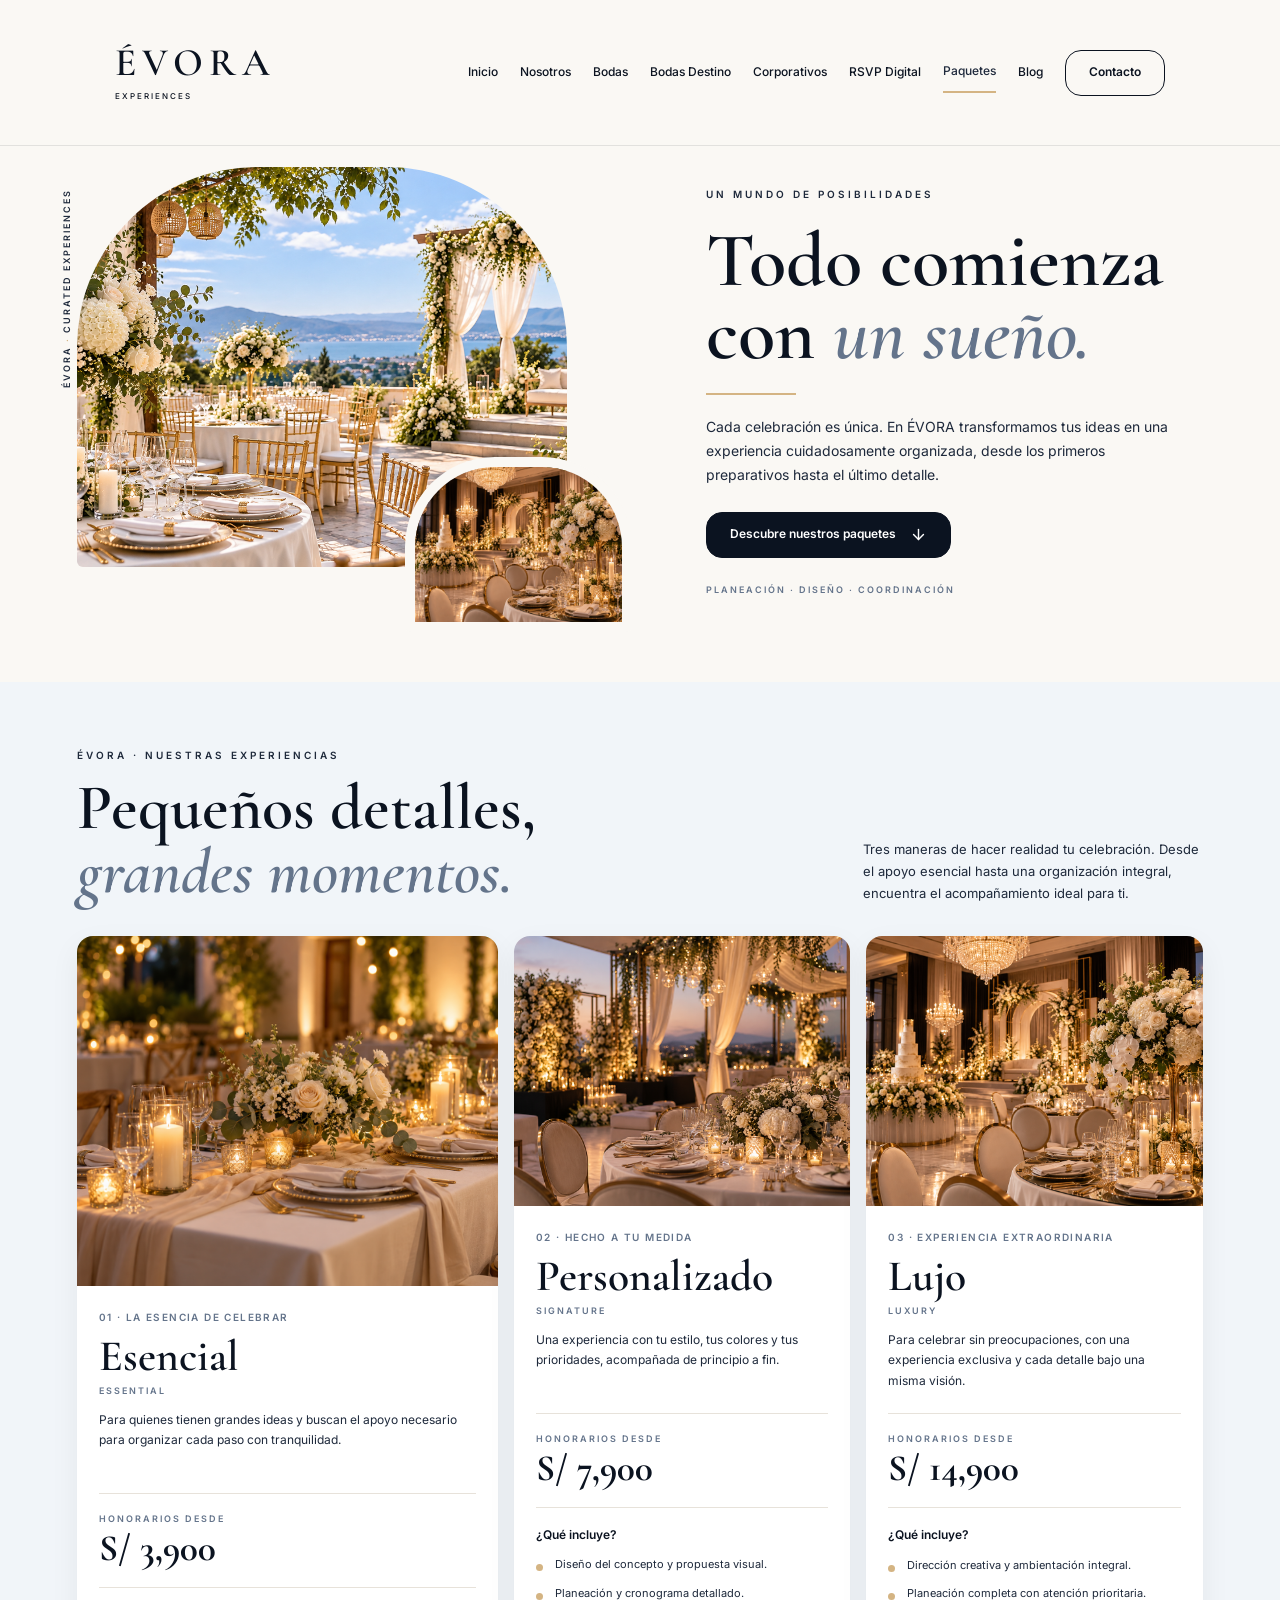
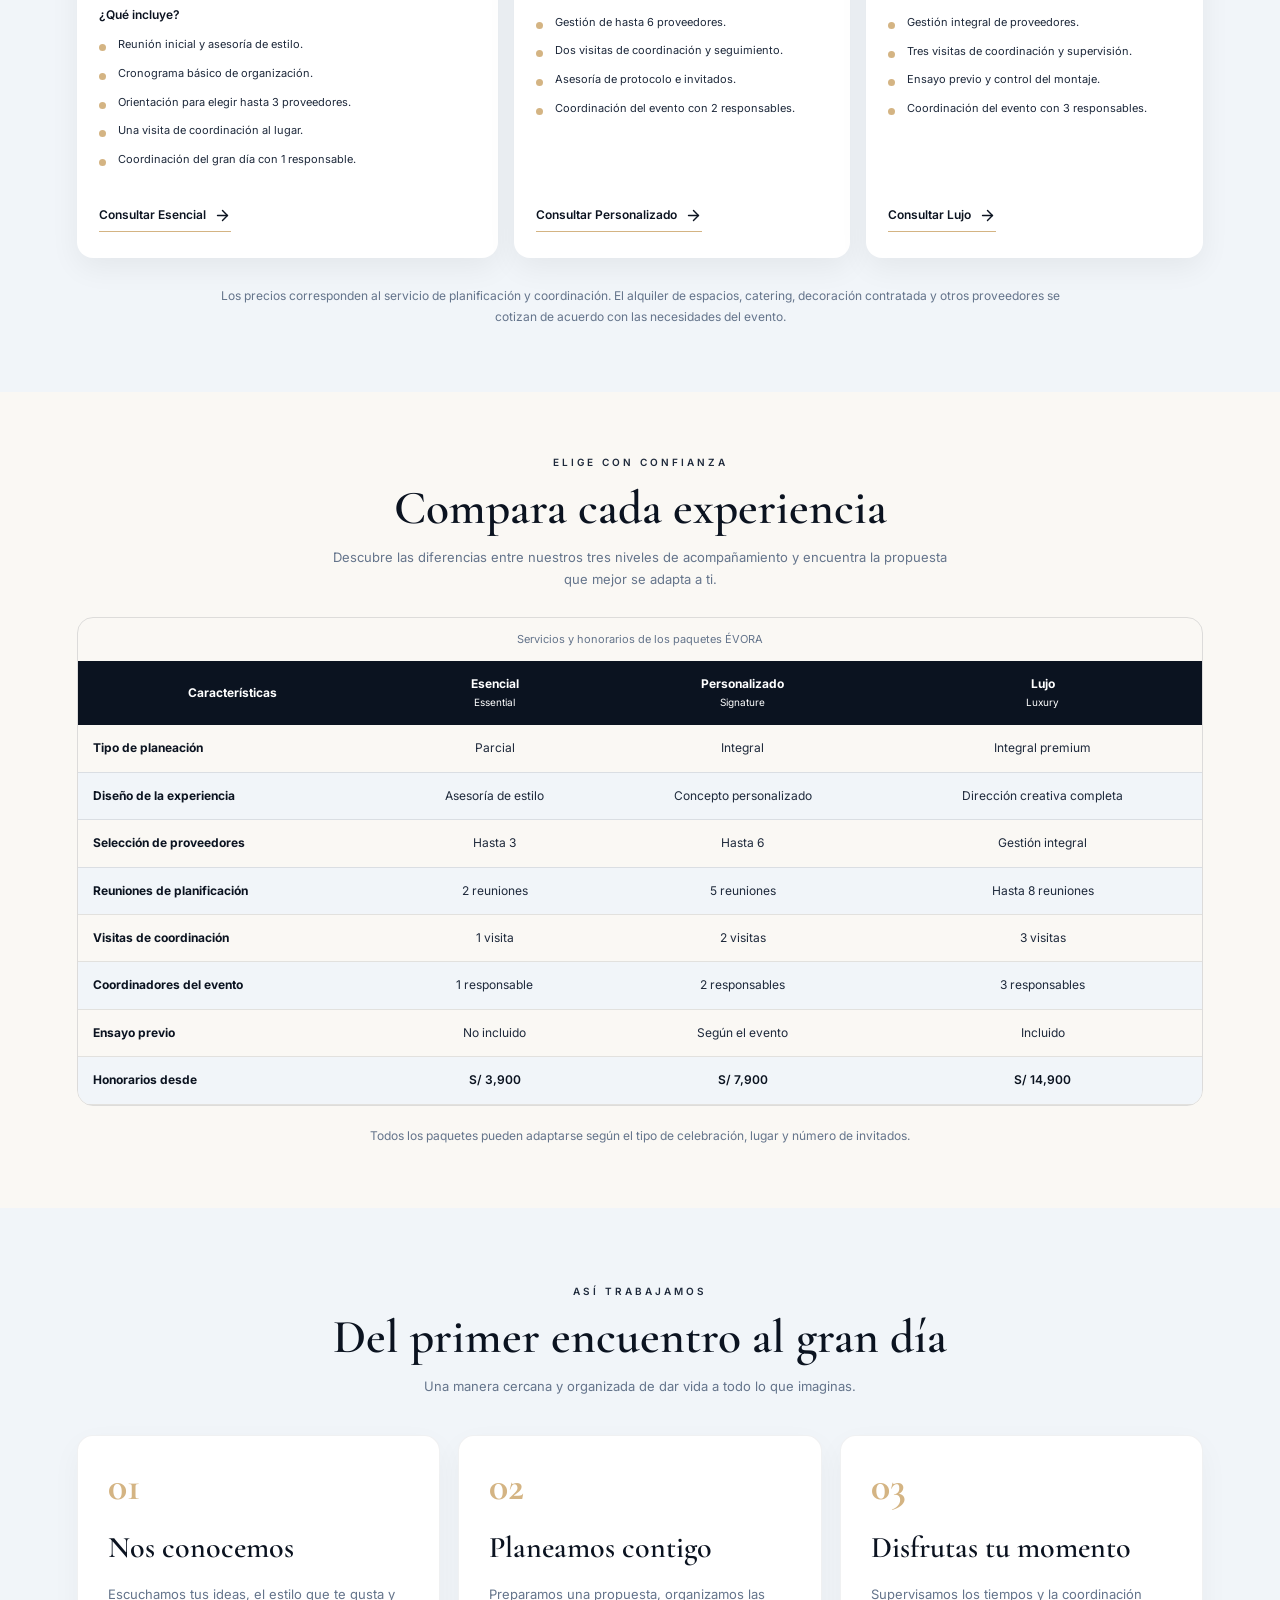
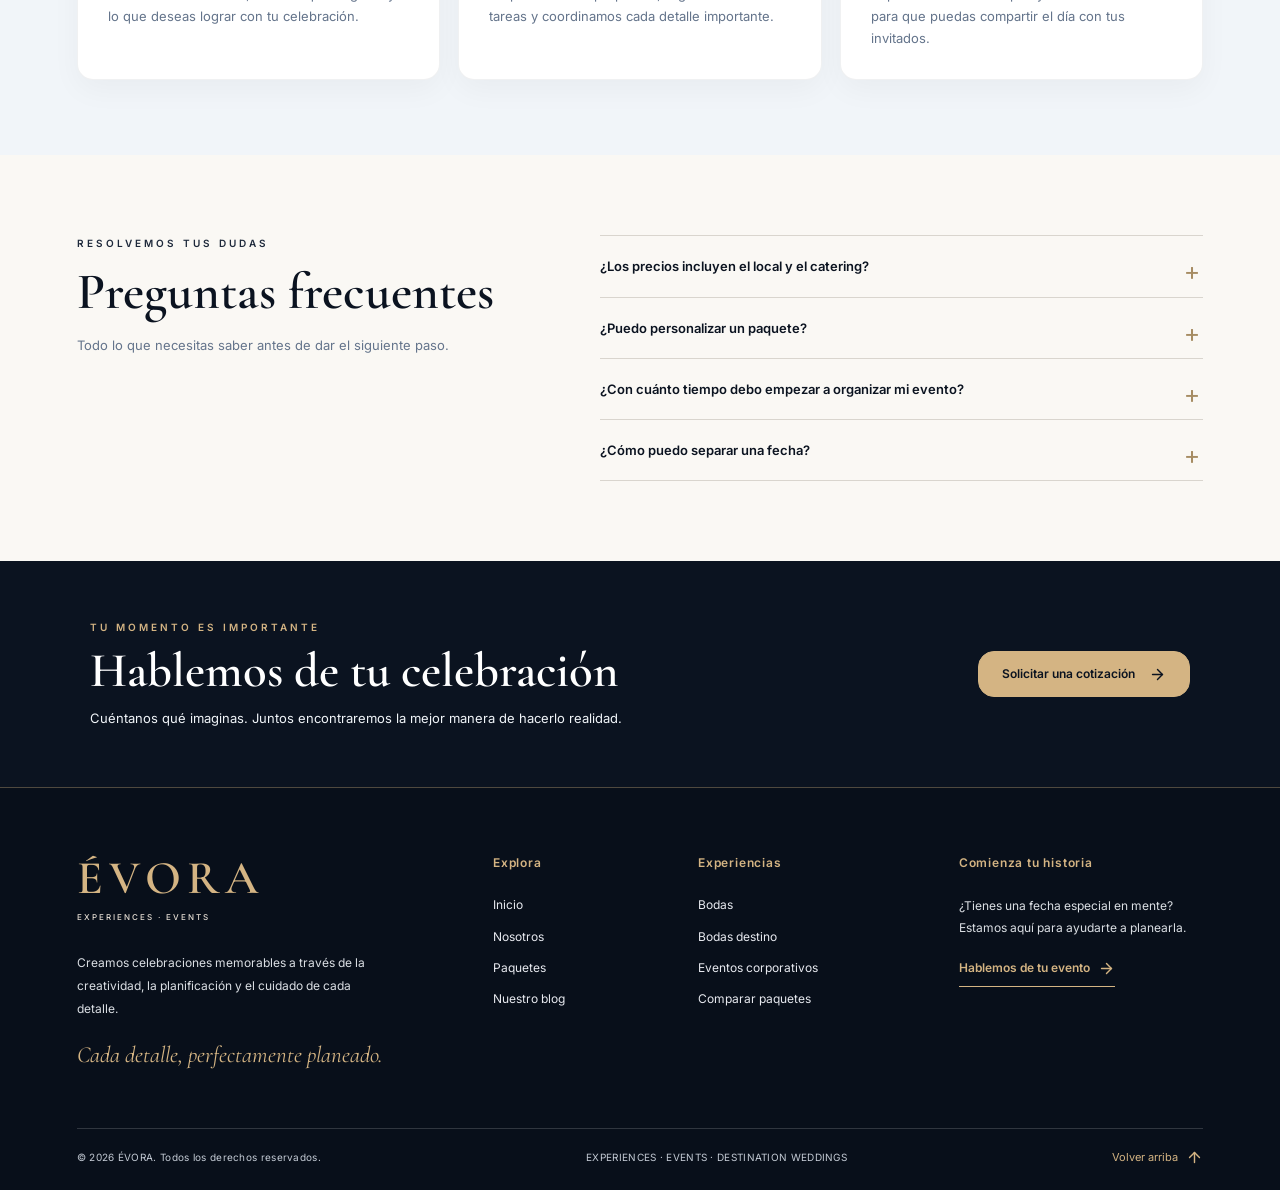
<file: paquetes.html>
<!DOCTYPE html>
<html lang="es">
    <head>
        <meta charset="UTF-8">
        <meta name="viewport" content="width=device-width, initial-scale=1.0">
        <meta name="description" content="Descubre los paquetes Esencial, Personalizado y Lujo de ÉVORA. Compara servicios de organización, planificación y coordinación para tu celebración.">
        <title>Paquetes y experiencias | ÉVORA</title>
        <!-- Tipografías oficiales de ÉVORA -->
        <link rel="preconnect" href="https://fonts.googleapis.com">
        <link rel="preconnect" href="https://fonts.gstatic.com" crossorigin>
        <link rel="stylesheet" href="https://fonts.googleapis.com/css2?family=Cormorant+Garamond:wght@400;600;700&amp;family=Inter:wght@400;500;600&amp;display=swap">
        <link rel="stylesheet" href="CSS/encabezado-pie-de-pagina.css">
        <!-- Hoja de estilos externa -->
        <link rel="stylesheet" href="CSS/paquetes.css">
        <script src="SCRIPT/general.js" defer></script>
    </head>
    <body class="pagina-paquetes" id="inicio">
        <!-- 1. ENCABEZADO -->
        <header class="site-header">
            <div class="container header-inner">
                <a href="index.html" class="logo" aria-label="ÉVORA Inicio">
                    <span class="logo-title">ÉVORA</span>
                    <span class="logo-sub">EXPERIENCES</span>
                </a>
                <button class="menu-toggle" type="button" aria-label="Abrir menú" aria-controls="main-navigation" aria-expanded="false">
                    <span></span><span></span><span></span>
                </button>
                <nav class="main-nav" id="main-navigation" aria-label="Navegación principal">
                    <a href="index.html" class="nav-link">Inicio</a>
                    <a href="nosotros.html" class="nav-link">Nosotros</a>
                    <a href="bodas.html" class="nav-link">Bodas</a>
                    <a href="bodas-destino.html" class="nav-link">Bodas Destino</a>
                    <a href="eventos-corporativos.html" class="nav-link">Corporativos</a>
                    <a href="rsvp.html" class="nav-link">RSVP Digital</a>
                    <a href="paquetes.html" class="nav-link active" aria-current="page">Paquetes</a>
                    <a href="blog.html" class="nav-link">Blog</a>
                    <a href="Contactos.html" class="btn btn-secondary">Contacto</a>
                </nav>
            </div>
            <button class="drawer-backdrop" type="button" aria-label="Cerrar menú" tabindex="-1"></button>
            </nav>
        </header>
        <main>
            <!-- 2. PORTADA COLLAGE BOUTIQUE -->
            <section class="canvas-hero" aria-labelledby="titulo-principal">
                <div class="collage">
                    <img class="collage-main" src="MEDIA/evento-aire-libre.png" alt="Montaje elegante de una celebración al aire libre" fetchpriority="high">
                    <img class="collage-thumb" src="MEDIA/lujo.png" alt="Decoración de un salón de lujo" loading="lazy">
                    <div class="collage-tag" aria-hidden="true">
                        ÉVORA
                        <span>·</span>
                        CURATED EXPERIENCES
                    </div>
                </div>
                <div class="canvas-copy">
                    <p class="eyebrow">UN MUNDO DE POSIBILIDADES</p>
                    <h1 id="titulo-principal">Todo comienza<br> con <em>un sueño.</em></h1>
                    <div class="thin-line" aria-hidden="true"></div>
                    <p>Cada celebración es única. En ÉVORA transformamos tus ideas en una experiencia cuidadosamente organizada, desde los primeros preparativos hasta el último detalle.</p>
                    <a class="btn dark" href="#coleccion">
                        Descubre nuestros paquetes
                        <svg class="icono" viewBox="0 0 24 24" fill="none" stroke="currentColor" stroke-width="2" stroke-linecap="round" stroke-linejoin="round" aria-hidden="true">
                            <path d="M12 5v14"></path>
                            <path d="m19 12-7 7-7-7"></path>
                        </svg>
                    </a>
                    <span class="hero-note">PLANEACIÓN · DISEÑO · COORDINACIÓN</span>
                </div>
            </section>
            <!-- 3. INTRODUCCIÓN Y TRES PAQUETES -->
            <section class="collection" id="coleccion" aria-labelledby="titulo-coleccion">
                <div class="collection-intro">
                    <div>
                        <p class="eyebrow">ÉVORA · NUESTRAS EXPERIENCIAS</p>
                        <h2 id="titulo-coleccion">Pequeños detalles,<br> <em>grandes momentos.</em></h2>
                    </div>
                    <p>Tres maneras de hacer realidad tu celebración. Desde el apoyo esencial hasta una organización integral, encuentra el acompañamiento ideal para ti.</p>
                </div>
                <div class="gallery-layout">
                    <!-- PAQUETE 1: ESSENTIAL -->
                    <article class="wide-card" aria-labelledby="paquete-esencial">
                        <img src="MEDIA/esencial.png" alt="Mesa de celebración con decoración elegante" loading="lazy">
                        <div class="wide-info">
                            <p class="numero-paquete">01 · LA ESENCIA DE CELEBRAR</p>
                            <h3 id="paquete-esencial">Esencial</h3>
                            <span class="nombre-original">ESSENTIAL</span>
                            <p class="resumen-paquete">Para quienes tienen grandes ideas y buscan el apoyo necesario para organizar cada paso con tranquilidad.</p>
                            <div class="precio-paquete">
                                <small>HONORARIOS DESDE</small>
                                <strong>S/ 3,900</strong>
                            </div>
                            <p class="lista-titulo">¿Qué incluye?</p>
                            <ul class="lista-servicios">
                                <li>Reunión inicial y asesoría de estilo.</li>
                                <li>Cronograma básico de organización.</li>
                                <li>Orientación para elegir hasta 3 proveedores.</li>
                                <li>Una visita de coordinación al lugar.</li>
                                <li>Coordinación del gran día con 1 responsable.</li>
                            </ul>
                            <a class="enlace-tarjeta" href="Contactos.html">
                                Consultar Esencial
                                <svg class="icono" viewBox="0 0 24 24" fill="none" stroke="currentColor" stroke-width="2" stroke-linecap="round" stroke-linejoin="round" aria-hidden="true">
                                    <path d="M5 12h14"></path>
                                    <path d="m12 5 7 7-7 7"></path>
                                </svg>
                            </a>
                        </div>
                    </article>
                    <!-- PAQUETE 2: SIGNATURE -->
                    <article class="small-card" aria-labelledby="paquete-personalizado">
                        <img src="MEDIA/personalizado.png" alt="Decoración de celebración con detalles personalizados" loading="lazy">
                        <div class="small-info">
                            <p class="numero-paquete">02 · HECHO A TU MEDIDA</p>
                            <h3 id="paquete-personalizado">Personalizado</h3>
                            <span class="nombre-original">SIGNATURE</span>
                            <p class="resumen-paquete">Una experiencia con tu estilo, tus colores y tus prioridades, acompañada de principio a fin.</p>
                            <div class="precio-paquete">
                                <small>HONORARIOS DESDE</small>
                                <strong>S/ 7,900</strong>
                            </div>
                            <p class="lista-titulo">¿Qué incluye?</p>
                            <ul class="lista-servicios">
                                <li>Diseño del concepto y propuesta visual.</li>
                                <li>Planeación y cronograma detallado.</li>
                                <li>Gestión de hasta 6 proveedores.</li>
                                <li>Dos visitas de coordinación y seguimiento.</li>
                                <li>Asesoría de protocolo e invitados.</li>
                                <li>Coordinación del evento con 2 responsables.</li>
                            </ul>
                            <a class="enlace-tarjeta" href="Contactos.html">
                                Consultar Personalizado
                                <svg class="icono" viewBox="0 0 24 24" fill="none" stroke="currentColor" stroke-width="2" stroke-linecap="round" stroke-linejoin="round" aria-hidden="true">
                                    <path d="M5 12h14"></path>
                                    <path d="m12 5 7 7-7 7"></path>
                                </svg>
                            </a>
                        </div>
                    </article>
                    <!-- PAQUETE 3: LUXURY -->
                    <article class="small-card" aria-labelledby="paquete-lujo">
                        <img src="MEDIA/lujo.png" alt="Recepción de lujo con iluminación y ambientación sofisticada" loading="lazy">
                        <div class="small-info">
                            <p class="numero-paquete">03 · EXPERIENCIA EXTRAORDINARIA</p>
                            <h3 id="paquete-lujo">Lujo</h3>
                            <span class="nombre-original">LUXURY</span>
                            <p class="resumen-paquete">Para celebrar sin preocupaciones, con una experiencia exclusiva y cada detalle bajo una misma visión.</p>
                            <div class="precio-paquete">
                                <small>HONORARIOS DESDE</small>
                                <strong>S/ 14,900</strong>
                            </div>
                            <p class="lista-titulo">¿Qué incluye?</p>
                            <ul class="lista-servicios">
                                <li>Dirección creativa y ambientación integral.</li>
                                <li>Planeación completa con atención prioritaria.</li>
                                <li>Gestión integral de proveedores.</li>
                                <li>Tres visitas de coordinación y supervisión.</li>
                                <li>Ensayo previo y control del montaje.</li>
                                <li>Coordinación del evento con 3 responsables.</li>
                            </ul>
                            <a class="enlace-tarjeta" href="Contactos.html">
                                Consultar Lujo
                                <svg class="icono" viewBox="0 0 24 24" fill="none" stroke="currentColor" stroke-width="2" stroke-linecap="round" stroke-linejoin="round" aria-hidden="true">
                                    <path d="M5 12h14"></path>
                                    <path d="m12 5 7 7-7 7"></path>
                                </svg>
                            </a>
                        </div>
                    </article>
                </div>
                <p class="nota-precios">Los precios corresponden al servicio de planificación y coordinación. El alquiler de espacios, catering, decoración contratada y otros proveedores se cotizan de acuerdo con las necesidades del evento.</p>
            </section>
            <!-- 4. TABLA COMPARATIVA -->
            <section class="compare" id="comparar" aria-labelledby="titulo-comparacion">
                <div class="section-heading">
                    <p class="eyebrow">ELIGE CON CONFIANZA</p>
                    <h2 id="titulo-comparacion">Compara cada experiencia</h2>
                    <p>Descubre las diferencias entre nuestros tres niveles de acompañamiento y encuentra la propuesta que mejor se adapta a ti.</p>
                </div>
                <div class="table-wrapper">
                    <table>
                        <caption>Servicios y honorarios de los paquetes ÉVORA</caption>
                        <thead>
                            <tr>
                                <th scope="col">Características</th>
                                <th scope="col">Esencial <small>Essential</small></th>
                                <th scope="col">Personalizado <small>Signature</small></th>
                                <th scope="col">Lujo <small>Luxury</small></th>
                            </tr>
                        </thead>
                        <tbody>
                            <tr>
                                <th scope="row">Tipo de planeación</th>
                                <td>Parcial</td>
                                <td>Integral</td>
                                <td>Integral premium</td>
                            </tr>
                            <tr>
                                <th scope="row">Diseño de la experiencia</th>
                                <td>Asesoría de estilo</td>
                                <td>Concepto personalizado</td>
                                <td>Dirección creativa completa</td>
                            </tr>
                            <tr>
                                <th scope="row">Selección de proveedores</th>
                                <td>Hasta 3</td>
                                <td>Hasta 6</td>
                                <td>Gestión integral</td>
                            </tr>
                            <tr>
                                <th scope="row">Reuniones de planificación</th>
                                <td>2 reuniones</td>
                                <td>5 reuniones</td>
                                <td>Hasta 8 reuniones</td>
                            </tr>
                            <tr>
                                <th scope="row">Visitas de coordinación</th>
                                <td>1 visita</td>
                                <td>2 visitas</td>
                                <td>3 visitas</td>
                            </tr>
                            <tr>
                                <th scope="row">Coordinadores del evento</th>
                                <td>1 responsable</td>
                                <td>2 responsables</td>
                                <td>3 responsables</td>
                            </tr>
                            <tr>
                                <th scope="row">Ensayo previo</th>
                                <td>No incluido</td>
                                <td>Según el evento</td>
                                <td>Incluido</td>
                            </tr>
                            <tr class="fila-precio">
                                <th scope="row">Honorarios desde</th>
                                <td>S/ 3,900</td>
                                <td>S/ 7,900</td>
                                <td>S/ 14,900</td>
                            </tr>
                        </tbody>
                    </table>
                </div>
                <p class="compare-note">Todos los paquetes pueden adaptarse según el tipo de celebración, lugar y número de invitados.</p>
            </section>
            <!-- 5. NUESTRO PROCESO -->
            <section class="process" aria-labelledby="titulo-proceso">
                <div class="section-heading">
                    <p class="eyebrow">ASÍ TRABAJAMOS</p>
                    <h2 id="titulo-proceso">Del primer encuentro al gran día</h2>
                    <p>Una manera cercana y organizada de dar vida a todo lo que imaginas.</p>
                </div>
                <div class="process-grid">
                    <article class="process-step">
                        <span class="step-number">01</span>
                        <h3>Nos conocemos</h3>
                        <p>Escuchamos tus ideas, el estilo que te gusta y lo que deseas lograr con tu celebración.</p>
                    </article>
                    <article class="process-step">
                        <span class="step-number">02</span>
                        <h3>Planeamos contigo</h3>
                        <p>Preparamos una propuesta, organizamos las tareas y coordinamos cada detalle importante.</p>
                    </article>
                    <article class="process-step">
                        <span class="step-number">03</span>
                        <h3>Disfrutas tu momento</h3>
                        <p>Supervisamos los tiempos y la coordinación para que puedas compartir el día con tus invitados.</p>
                    </article>
                </div>
            </section>
            <!-- 6. PREGUNTAS FRECUENTES: FUNCIONAN SIN JAVASCRIPT -->
            <section class="faq" aria-labelledby="titulo-preguntas">
                <div class="faq-heading">
                    <p class="eyebrow">RESOLVEMOS TUS DUDAS</p>
                    <h2 id="titulo-preguntas">Preguntas frecuentes</h2>
                    <p>Todo lo que necesitas saber antes de dar el siguiente paso.</p>
                </div>
                <div class="faq-items">
                    <details>
                        <summary>¿Los precios incluyen el local y el catering?</summary>
                        <p>No. Los importes mostrados corresponden a la planificación y coordinación. El local, catering, fotografía, decoración y otros servicios se presupuestan por separado.</p>
                    </details>
                    <details>
                        <summary>¿Puedo personalizar un paquete?</summary>
                        <p>Sí. Podemos ajustar el alcance, la propuesta visual y las actividades según el tamaño de tu celebración, sus necesidades y tu presupuesto.</p>
                    </details>
                    <details>
                        <summary>¿Con cuánto tiempo debo empezar a organizar mi evento?</summary>
                        <p>Recomendamos iniciar con varios meses de anticipación para contar con más opciones de fechas y proveedores. También podemos revisar celebraciones con plazos más cortos.</p>
                    </details>
                    <details>
                        <summary>¿Cómo puedo separar una fecha?</summary>
                        <p>Primero nos cuentas sobre tu evento. Luego preparamos una propuesta personalizada y, cuando estés conforme, coordinamos las condiciones de reserva.</p>
                    </details>
                </div>
            </section>
            <!-- 7. LLAMADO A LA ACCIÓN -->
            <section class="cta" aria-labelledby="titulo-cotizacion">
                <div>
                    <p class="eyebrow">TU MOMENTO ES IMPORTANTE</p>
                    <h2 id="titulo-cotizacion">Hablemos de tu celebración</h2>
                    <p>Cuéntanos qué imaginas. Juntos encontraremos la mejor manera de hacerlo realidad.</p>
                </div>
                <a class="btn gold" href="Contactos.html">
                    Solicitar una cotización
                    <svg class="icono" viewBox="0 0 24 24" fill="none" stroke="currentColor" stroke-width="2" stroke-linecap="round" stroke-linejoin="round" aria-hidden="true">
                        <path d="M5 12h14"></path>
                        <path d="m12 5 7 7-7 7"></path>
                    </svg>
                </a>
            </section>
        </main>
        <!-- 8. PIE DE PÁGINA COMPLETO -->
        <footer class="footer">
            <div class="footer-main">
                <div class="footer-about">
                    <a class="footer-logo" href="index.html" aria-label="ÉVORA - Inicio">ÉVORA <small>EXPERIENCES · EVENTS</small></a>
                    <p class="footer-description">Creamos celebraciones memorables a través de la creatividad, la planificación y el cuidado de cada detalle.</p>
                    <span class="footer-tagline">Cada detalle, perfectamente planeado.</span>
                </div>
                <div class="footer-column">
                    <h3>Explora</h3>
                    <a href="index.html">Inicio</a>
                    <a href="nosotros.html">Nosotros</a>
                    <a href="paquetes.html">Paquetes</a>
                    <a href="blog.html">Nuestro blog</a>
                </div>
                <div class="footer-column">
                    <h3>Experiencias</h3>
                    <a href="bodas.html">Bodas</a>
                    <a href="bodas-destino.html">Bodas destino</a>
                    <a href="eventos-corporativos.html">Eventos corporativos</a>
                    <a href="#comparar">Comparar paquetes</a>
                </div>
                <div class="footer-column footer-contact">
                    <h3>Comienza tu historia</h3>
                    <p>¿Tienes una fecha especial en mente? Estamos aquí para ayudarte a planearla.</p>
                    <a class="footer-link-contact" href="Contactos.html">
                        Hablemos de tu evento
                        <svg class="icono" viewBox="0 0 24 24" fill="none" stroke="currentColor" stroke-width="2" stroke-linecap="round" stroke-linejoin="round" aria-hidden="true">
                            <path d="M5 12h14"></path>
                            <path d="m12 5 7 7-7 7"></path>
                        </svg>
                    </a>
                </div>
            </div>
            <div class="footer-bottom">
                <p>© 2026 ÉVORA. Todos los derechos reservados.</p>
                <p>EXPERIENCES · EVENTS · DESTINATION WEDDINGS</p>
                <a href="#inicio">
                    Volver arriba
                    <svg class="icono" viewBox="0 0 24 24" fill="none" stroke="currentColor" stroke-width="2" stroke-linecap="round" stroke-linejoin="round" aria-hidden="true">
                        <path d="M12 19V5"></path>
                        <path d="m5 12 7-7 7 7"></path>
                    </svg>
                </a>
            </div>
        </footer>
    </body>
</html>
</file>
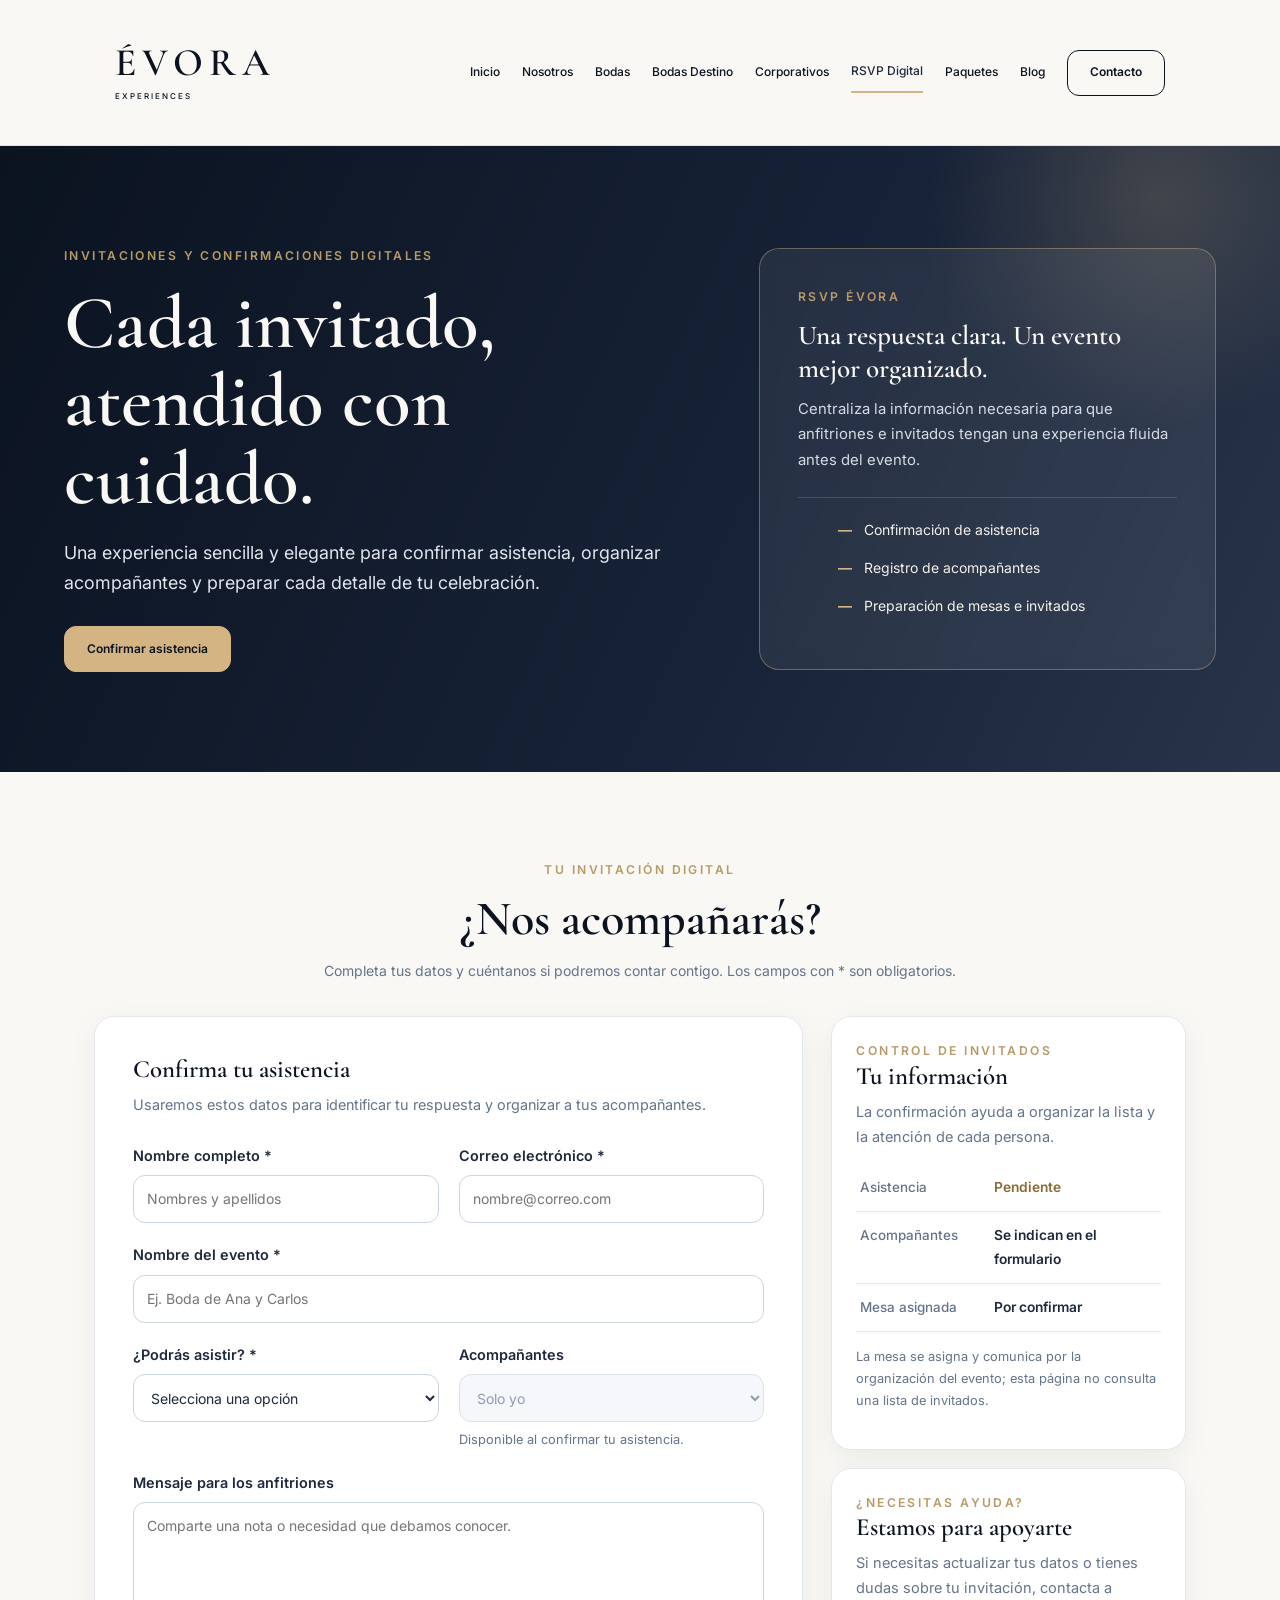
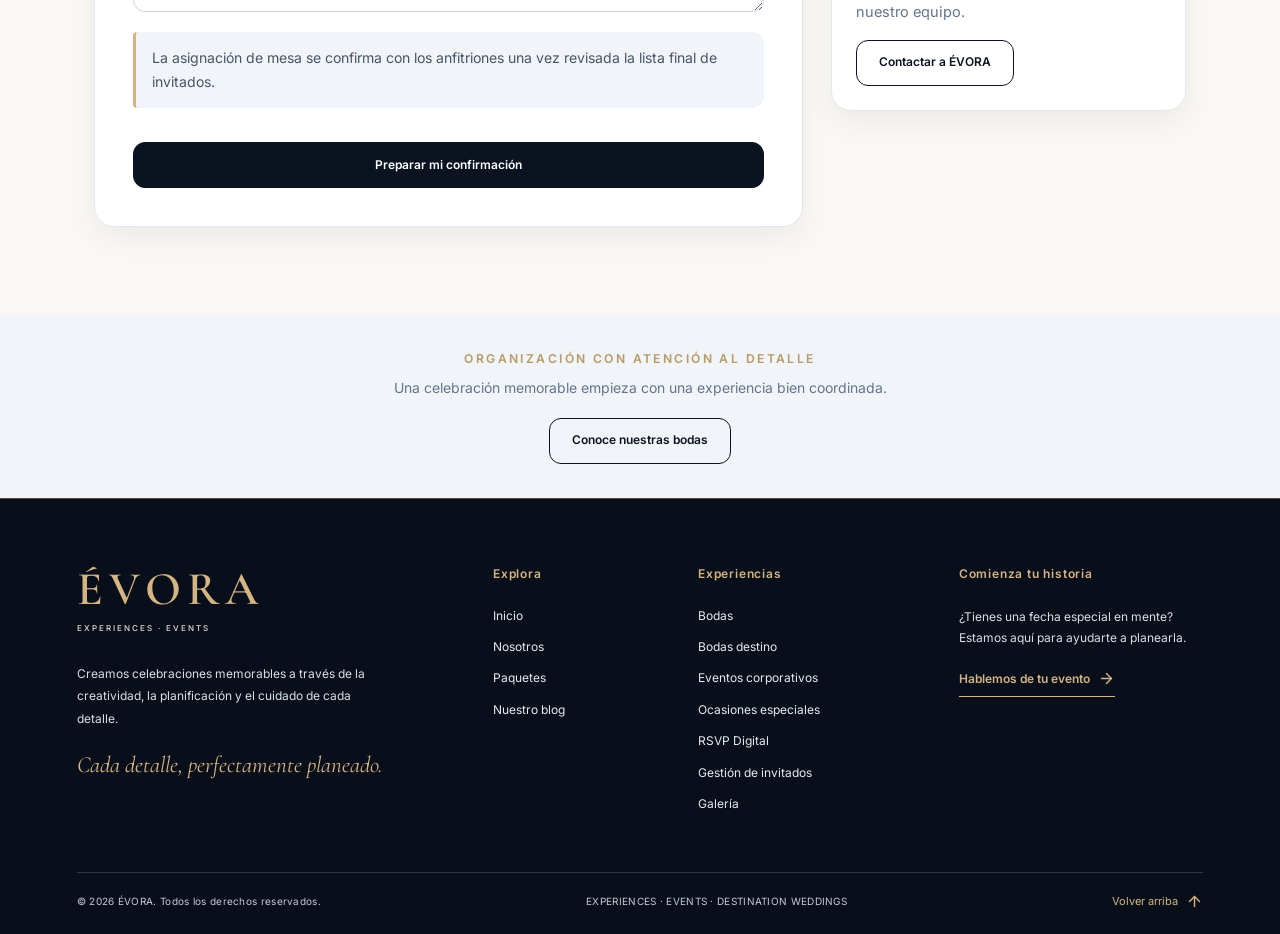
<file: rsvp.html>
<!DOCTYPE html>
<html lang="es">
<head>
    <meta charset="UTF-8">
    <meta name="viewport" content="width=device-width, initial-scale=1.0">
    <meta name="description" content="Invitaciones digitales ÉVORA: confirma tu asistencia, registra acompañantes y consulta la asignación de mesa.">
    <meta name="theme-color" content="#FAF8F4">
    <title>RSVP Digital | ÉVORA Experiences</title>
    <link rel="preconnect" href="https://fonts.googleapis.com">
    <link rel="preconnect" href="https://fonts.gstatic.com" crossorigin>
    <link rel="stylesheet" href="https://fonts.googleapis.com/css2?family=Cormorant+Garamond:wght@400;600;700&family=Inter:wght@400;500;600&display=swap">
    <link rel="stylesheet" href="CSS/encabezado-pie-de-pagina.css">
    <link rel="stylesheet" href="CSS/estilos.css">
    <link rel="stylesheet" href="CSS/rsvp.css">
</head>
<body id="inicio">
    <header class="site-header">
        <div class="container header-inner">
            <a href="index.html" class="logo" aria-label="ÉVORA Inicio">
                <span class="logo-title">ÉVORA</span>
                <span class="logo-sub">EXPERIENCES</span>
            </a>
            <button class="menu-toggle" type="button" aria-label="Abrir menú" aria-controls="main-navigation" aria-expanded="false">
                <span></span><span></span><span></span>
            </button>
            <nav class="main-nav" id="main-navigation" aria-label="Navegación principal">
                <a href="index.html" class="nav-link">Inicio</a>
                <a href="nosotros.html" class="nav-link">Nosotros</a>
                <a href="bodas.html" class="nav-link">Bodas</a>
                <a href="bodas-destino.html" class="nav-link">Bodas Destino</a>
                <a href="eventos-corporativos.html" class="nav-link">Corporativos</a>
                <a href="rsvp.html" class="nav-link active" aria-current="page">RSVP Digital</a>
                <a href="paquetes.html" class="nav-link">Paquetes</a>
                <a href="blog.html" class="nav-link">Blog</a>
                <a href="Contactos.html" class="btn btn-secondary">Contacto</a>
            </nav>
        </div>
        <button class="drawer-backdrop" type="button" aria-label="Cerrar menú" tabindex="-1"></button>
    </header>

    <main class="rsvp-page">
        <section class="rsvp-hero">
            <div class="rsvp-hero-inner">
                <div>
                    <span class="rsvp-eyebrow">Invitaciones y confirmaciones digitales</span>
                    <h1>Cada invitado, atendido con cuidado.</h1>
                    <p class="rsvp-hero-copy">Una experiencia sencilla y elegante para confirmar asistencia, organizar acompañantes y preparar cada detalle de tu celebración.</p>
                    <a href="#confirmacion" class="btn btn-primary">Confirmar asistencia</a>
                </div>
                <aside class="rsvp-hero-card" aria-label="Beneficios de RSVP digital">
                    <span class="rsvp-kicker">RSVP ÉVORA</span>
                    <h2>Una respuesta clara. Un evento mejor organizado.</h2>
                    <p>Centraliza la información necesaria para que anfitriones e invitados tengan una experiencia fluida antes del evento.</p>
                    <ul class="rsvp-hero-points">
                        <li>Confirmación de asistencia</li>
                        <li>Registro de acompañantes</li>
                        <li>Preparación de mesas e invitados</li>
                    </ul>
                </aside>
            </div>
        </section>

        <section class="rsvp-section" id="confirmacion">
            <div class="rsvp-section-heading">
                <span class="rsvp-kicker">Tu invitación digital</span>
                <h2>¿Nos acompañarás?</h2>
                <p>Completa tus datos y cuéntanos si podremos contar contigo. Los campos con * son obligatorios.</p>
            </div>
            <div class="rsvp-layout">
                <section class="rsvp-card" aria-labelledby="rsvp-form-title">
                    <h3 id="rsvp-form-title">Confirma tu asistencia</h3>
                    <p class="rsvp-form-help">Usaremos estos datos para identificar tu respuesta y organizar a tus acompañantes.</p>
                    <form id="formRSVP" class="rsvp-form">
                        <div class="rsvp-field">
                            <label for="nombre">Nombre completo *</label>
                            <input type="text" id="nombre" name="nombre" autocomplete="name" placeholder="Nombres y apellidos" required>
                        </div>
                        <div class="rsvp-field">
                            <label for="correo">Correo electrónico *</label>
                            <input type="email" id="correo" name="correo" autocomplete="email" placeholder="nombre@correo.com" required>
                        </div>
                        <div class="rsvp-field rsvp-field-full">
                            <label for="evento">Nombre del evento *</label>
                            <input type="text" id="evento" name="evento" placeholder="Ej. Boda de Ana y Carlos" required>
                        </div>
                        <div class="rsvp-field">
                            <label for="asistencia">¿Podrás asistir? *</label>
                            <select id="asistencia" name="asistencia" required>
                                <option value="">Selecciona una opción</option>
                                <option value="Sí asistiré">Sí, asistiré</option>
                                <option value="No podré asistir">No podré asistir</option>
                            </select>
                        </div>
                        <div class="rsvp-field">
                            <label for="acompanantes">Acompañantes</label>
                            <select id="acompanantes" name="acompanantes" disabled aria-describedby="ayuda-acompanantes">
                                <option value="0">Solo yo</option>
                                <option value="1">1 acompañante</option>
                                <option value="2">2 acompañantes</option>
                                <option value="3">3 acompañantes</option>
                                <option value="4">4 acompañantes</option>
                            </select>
                            <span class="rsvp-field-hint" id="ayuda-acompanantes">Disponible al confirmar tu asistencia.</span>
                        </div>
                        <div class="rsvp-field rsvp-field-full">
                            <label for="mensaje">Mensaje para los anfitriones</label>
                            <textarea id="mensaje" name="mensaje" placeholder="Comparte una nota o necesidad que debamos conocer."></textarea>
                        </div>
                        <p class="rsvp-form-note">La asignación de mesa se confirma con los anfitriones una vez revisada la lista final de invitados.</p>
                        <div class="rsvp-submit">
                            <button type="submit" class="btn btn-primary">Preparar mi confirmación</button>
                        </div>
                    </form>
                    <div id="mensajeRSVP" class="rsvp-result" role="status" aria-live="polite" tabindex="-1" hidden></div>
                </section>

                <aside class="rsvp-aside" aria-label="Resumen de organización del invitado">
                    <section class="rsvp-aside-card">
                        <span class="rsvp-kicker">Control de invitados</span>
                        <h3>Tu información</h3>
                        <p>La confirmación ayuda a organizar la lista y la atención de cada persona.</p>
                        <table>
                            <tbody>
                                <tr><th scope="row">Asistencia</th><td id="resumen-asistencia" class="rsvp-status">Pendiente</td></tr>
                                <tr><th scope="row">Acompañantes</th><td id="resumen-acompanantes">Se indican en el formulario</td></tr>
                                <tr><th scope="row">Mesa asignada</th><td>Por confirmar</td></tr>
                            </tbody>
                        </table>
                        <p class="rsvp-aside-note">La mesa se asigna y comunica por la organización del evento; esta página no consulta una lista de invitados.</p>
                    </section>
                    <section class="rsvp-aside-card">
                        <span class="rsvp-kicker">¿Necesitas ayuda?</span>
                        <h3>Estamos para apoyarte</h3>
                        <p>Si necesitas actualizar tus datos o tienes dudas sobre tu invitación, contacta a nuestro equipo.</p>
                        <a class="btn btn-secondary" href="Contactos.html">Contactar a ÉVORA</a>
                    </section>
                </aside>
            </div>
        </section>

        <section class="rsvp-contact">
            <span class="rsvp-kicker">Organización con atención al detalle</span>
            <p>Una celebración memorable empieza con una experiencia bien coordinada.</p>
            <a href="bodas.html" class="btn btn-secondary">Conoce nuestras bodas</a>
        </section>
    </main>

    <footer class="site-footer">
        <div class="footer-main">
            <div class="footer-about">
                <a class="footer-logo" href="index.html" aria-label="ÉVORA - Inicio">
                    ÉVORA
                    <small>EXPERIENCES · EVENTS</small>
                </a>
                <p class="footer-description">Creamos celebraciones memorables a través de la creatividad, la planificación y el cuidado de cada detalle.</p>
                <span class="footer-tagline">Cada detalle, perfectamente planeado.</span>
            </div>
            <div class="footer-column">
                <h3>Explora</h3>
                <a href="index.html">Inicio</a>
                <a href="nosotros.html">Nosotros</a>
                <a href="paquetes.html">Paquetes</a>
                <a href="blog.html">Nuestro blog</a>
            </div>
            <div class="footer-column">
                <h3>Experiencias</h3>
                <a href="bodas.html">Bodas</a>
                <a href="bodas-destino.html">Bodas destino</a>
                <a href="eventos-corporativos.html">Eventos corporativos</a>
                <a href="ocasiones-especiales.html">Ocasiones especiales</a>
                <a href="rsvp.html">RSVP Digital</a>
                <a href="gestion-invitados.html">Gestión de invitados</a>
                <a href="galeria.html">Galería</a>
            </div>
            <div class="footer-column footer-contact">
                <h3>Comienza tu historia</h3>
                <p>¿Tienes una fecha especial en mente? Estamos aquí para ayudarte a planearla.</p>
                <a class="footer-link-contact" href="Contactos.html">
                    Hablemos de tu evento
                    <svg class="icono" viewBox="0 0 24 24" fill="none" stroke="currentColor" stroke-width="2" stroke-linecap="round" stroke-linejoin="round" aria-hidden="true">
                        <path d="M5 12h14"></path>
                        <path d="m12 5 7 7-7 7"></path>
                    </svg>
                </a>
            </div>
        </div>
        <div class="footer-bottom">
            <p>© 2026 ÉVORA. Todos los derechos reservados.</p>
            <p>EXPERIENCES · EVENTS · DESTINATION WEDDINGS</p>
            <a href="#inicio">
                Volver arriba
                <svg class="icono" viewBox="0 0 24 24" fill="none" stroke="currentColor" stroke-width="2" stroke-linecap="round" stroke-linejoin="round" aria-hidden="true">
                    <path d="M12 19V5"></path>
                    <path d="m5 12 7-7 7 7"></path>
                </svg>
            </a>
        </div>
    </footer>

    <script src="SCRIPT/general.js"></script>
    <script src="SCRIPT/rsvp.js"></script>
</body>
</html>
</file>
<file: CSS/encabezado-pie-de-pagina.css>
:root {
  --color-midnight: #0B1320;
  --color-gold: #D4B483;
  --color-ivory: #FAF8F4;
  --color-charcoal: #1E293B;
  --color-slate: #64748B;
  --color-mist: #F1F5F9;
  --color-white: #FFFFFF;
  --font-display: 'Cormorant Garamond', Georgia, serif;
  --radius-premium: 20px;
  --shadow-soft: 0 10px 30px rgba(0, 0, 0, .06);
}

* {
  box-sizing: border-box;
}

html {
  scroll-behavior: smooth;
}

body {
  margin: 0;
  background: var(--color-ivory);
  color: var(--color-charcoal);
  font: 400 14px/1.7 'Inter', 'Segoe UI', Arial, sans-serif;
}

main.bodas-page,
main.rsvp-page {
  display: block;
  width: 100%;
  align-self: stretch;
  background: transparent;
}

h1,
h2,
h3,
p {
  margin-top: 0;
}

h1,
h2,
h3 {
  color: var(--color-midnight);
  font-family: var(--font-display);
  font-weight: 600;
}

a {
  color: inherit;
  text-decoration: none;
}

a:focus-visible,
button:focus-visible {
  outline: 3px solid var(--color-gold);
  outline-offset: 3px;
}

.container {
  width: min(100% - 48px, 1280px);
  margin-inline: auto;
}

.grid-12 {
  display: grid;
  grid-template-columns: repeat(12, minmax(0, 1fr));
  gap: 24px;
}

.col-6 {
  grid-column: span 6;
  min-width: 0;
}

.btn {
  display: inline-flex;
  align-items: center;
  justify-content: center;
  min-height: 46px;
  padding: 12px 22px;
  border: 1px solid var(--color-midnight);
  border-radius: 12px;
  font: 600 12px/1.4 'Inter', 'Segoe UI', Arial, sans-serif;
  text-align: center;
  cursor: pointer;
  transition: color .2s ease, background-color .2s ease, border-color .2s ease, transform .2s ease;
}

.btn:hover {
  transform: translateY(-2px);
}

.btn-primary {
  background: var(--color-midnight);
  color: var(--color-white);
}

.btn-primary:hover {
  background: #1E293B;
  border-color: #1E293B;
}

.btn-secondary {
  background: transparent;
  color: var(--color-midnight);
}

.btn-secondary:hover {
  background: var(--color-gold);
  border-color: var(--color-gold);
  color: var(--color-midnight);
}

.site-header {
  position: sticky;
  top: 0;
  z-index: 1000;
  padding: 20px 6%;
  background: var(--color-ivory);
  border-bottom: 1px solid rgba(11, 19, 32, .1);
}

.header-inner {
  position: relative;
  z-index: 2;
  display: flex;
  align-items: center;
  justify-content: space-between;
  width: 100%;
  max-width: 1400px;
  padding: clamp(14px, 1.8vw, 24px) clamp(16px, 3vw, 48px);
  gap: 20px;
}

.site-header .container {
  width: 100%;
  margin: 0;
}

.logo {
  display: inline-flex;
  flex: 0 0 auto;
  flex-direction: column;
  color: var(--color-midnight);
  line-height: 1;
  text-decoration: none;
}

.logo-title {
  font: 600 39px/1 var(--font-display);
  letter-spacing: 6px;
}

.logo-sub {
  margin-top: 9px;
  font: 500 8px/1.4 'Inter', 'Segoe UI', Arial, sans-serif;
  letter-spacing: 2px;
}

.main-nav {
  display: flex;
  flex-wrap: wrap;
  align-items: center;
  justify-content: flex-end;
  min-width: 0;
  gap: 10px 22px;
}

.main-nav .nav-link {
  padding: 9px 0;
  color: var(--color-midnight);
  font-size: 12px;
  font-weight: 500;
  white-space: nowrap;
  transition: color .3s ease;
}

.main-nav .nav-link:hover,
.main-nav .nav-link.active {
  border-bottom: 2px solid var(--color-gold);
  color: var(--color-charcoal);
}

.main-nav .btn {
  flex: 0 0 auto;
}

.menu-toggle {
  display: none;
  width: 44px;
  height: 44px;
  padding: 10px;
  flex: 0 0 auto;
  flex-direction: column;
  align-items: center;
  justify-content: center;
  gap: 5px;
  border: 1px solid rgba(11, 19, 32, .2);
  border-radius: 10px;
  background: transparent;
  cursor: pointer;
}

.menu-toggle span {
  display: block;
  width: 23px;
  height: 2px;
  border-radius: 2px;
  background: var(--color-midnight);
  transition: transform .25s ease, opacity .25s ease;
}

.menu-toggle.is-open span:nth-child(1) {
  transform: translateY(8px) rotate(45deg);
}

.menu-toggle.is-open span:nth-child(2) {
  opacity: 0;
}

.menu-toggle.is-open span:nth-child(3) {
  transform: translateY(-8px) rotate(-45deg);
}

.drawer-backdrop {
  display: none;
}

.site-footer {
  padding: 67px 6% 0;
  border-top: 1px solid rgba(212, 180, 131, .35);
  background: #080F1A;
  color: var(--color-white);
}

.site-footer a {
  text-decoration: none;
}

.footer-main {
  display: grid;
  grid-template-columns: 1.7fr .75fr 1fr 1.1fr;
  gap: clamp(22px, 3vw, 56px);
  max-width: 1450px;
  margin: 0 auto;
  padding-bottom: 58px;
}

.footer-logo {
  display: inline-block;
  color: var(--color-gold);
  font: 600 47px/1 var(--font-display);
  letter-spacing: 6px;
}

.footer-logo small {
  display: block;
  margin-top: 10px;
  color: #E8E0D6;
  font: 500 8px/1.4 'Inter', 'Segoe UI', Arial, sans-serif;
  letter-spacing: 2px;
}

.footer-description {
  max-width: 310px;
  margin: 25px 0 20px;
  color: #DBDFE4;
  font-size: 12px;
  line-height: 1.9;
}

.footer-tagline {
  color: var(--color-gold);
  font: italic 23px/1.3 var(--font-display);
}

.footer-column {
  display: flex;
  flex-direction: column;
  align-items: flex-start;
  gap: 11px;
}

.footer-column h3 {
  margin: 0 0 12px;
  color: var(--color-gold);
  font: 600 12px/1.4 'Inter', 'Segoe UI', Arial, sans-serif;
  letter-spacing: .8px;
}

.footer-column > a:not(.footer-link-contact) {
  color: #E8EAF0;
  font-size: 12px;
  transition: color .3s ease;
}

.footer-column > a:hover {
  color: var(--color-gold);
}

.footer-contact p {
  margin: 0;
  color: #DBDFE4;
  font-size: 12px;
  line-height: 1.8;
}

.footer-link-contact {
  display: inline-flex;
  align-items: center;
  gap: 8px;
  margin-top: 9px;
  padding-bottom: 7px;
  color: var(--color-gold);
  border-bottom: 1px solid var(--color-gold);
  font-size: 12px;
  font-weight: 600;
}

.footer-bottom {
  display: flex;
  align-items: center;
  justify-content: space-between;
  flex-wrap: wrap;
  gap: 17px;
  max-width: 1450px;
  margin: 0 auto;
  padding: 19px 0 23px;
  border-top: 1px solid rgba(255, 255, 255, .16);
}

.footer-bottom p {
  margin: 0;
  color: #C4CBD5;
  font-size: 10px;
  letter-spacing: .3px;
}

.footer-bottom > a {
  display: inline-flex;
  align-items: center;
  gap: 8px;
  color: var(--color-gold);
  font-size: 11px;
}

.site-footer .icono {
  display: inline-block;
  width: 17px;
  height: 17px;
  flex-shrink: 0;
  vertical-align: middle;
}

@media (max-width: 1100px) {
  .footer-main {
    grid-template-columns: 1.4fr 1fr 1fr;
    row-gap: 42px;
  }

  .footer-about {
    grid-column: 1 / -1;
  }
}

@media (max-width: 880px) {
  .site-header {
    padding: 15px 6%;
  }

  .header-inner {
    flex-wrap: nowrap;
  }

  .menu-toggle {
    display: flex;
  }

  .main-nav {
    display: none;
    position: absolute;
    z-index: 3;
    top: 100%;
    right: 0;
    left: 0;
    max-height: calc(100vh - 76px);
    overflow-y: auto;
    padding: 10px 6% 18px;
    align-items: stretch;
    flex-direction: column;
    gap: 0;
    background: var(--color-ivory);
    box-shadow: 0 12px 25px rgba(11, 19, 32, .12);
  }

  .main-nav.is-open {
    display: flex;
  }

  .main-nav .nav-link {
    width: 100%;
    padding: 13px 4px;
    border-bottom: 1px solid rgba(11, 19, 32, .1);
    font-size: 13px;
  }

  .main-nav .btn {
    width: 100%;
    margin-top: 14px;
  }

  .drawer-backdrop.is-active {
    display: block;
    position: fixed;
    z-index: 1;
    inset: 0;
    border: 0;
    background: rgba(11, 19, 32, .35);
  }

  body.menu-open {
    overflow: hidden;
  }
}

@media (max-width: 700px) {
  .site-footer {
    padding: 48px 22px 0;
  }

  .footer-main {
    grid-template-columns: 1fr 1fr;
    gap: 32px;
  }

  .footer-about,
  .footer-contact {
    grid-column: 1 / -1;
  }

  .footer-bottom {
    justify-content: flex-start;
  }
}

@media (max-width: 600px) {
  .grid-12 {
    gap: 16px;
  }

  .col-6 {
    grid-column: span 12;
  }
}

@media (max-width: 400px) {
  .footer-main {
    grid-template-columns: 1fr;
  }

  .footer-about,
  .footer-contact {
    grid-column: auto;
  }
}

@media (prefers-reduced-motion: reduce) {
  html {
    scroll-behavior: auto;
  }

  *,
  *::before,
  *::after {
    transition-duration: .01ms !important;
  }
}
</file>
<file: CSS/blog.css>
/* ÉVORA — BLOG | Estilos ordenados y encabezado/pie de Paquetes */

/* 1. PALETA OFICIAL */
:root {
    --navy: #0B1320;
    --gold: #D4B483;
    --ivory: #FAF8F4;
    --charcoal: #1E293B;
    --gray: #64748B;
    --light: #F1F5F9;
}

/* 2. ESTILOS GENERALES */
* {
    box-sizing: border-box;
}

html {
    scroll-behavior: smooth;
}

body {
    margin: 0;
    background-color: var(--ivory);
    color: var(--charcoal);
    font-family: 'Inter', 'Segoe UI', Arial, sans-serif;
    font-size: 14px;
    line-height: 1.7;
}

h1, h2, h3, p {
    margin: 0;
}

h1, h2, h3, .brand {
    font-family: 'Cormorant Garamond', Georgia, serif;
}

h1, h2, h3 {
    font-weight: 600;
}

a {
    color: inherit;
    text-decoration: none;
}

img {
    display: block;
    max-width: 100%;
}

a:focus-visible {
    outline: 3px solid var(--gold);
    outline-offset: 4px;
}

.icono {
    display: inline-block;
    width: 17px;
    height: 17px;
    flex-shrink: 0;
    vertical-align: middle;
}

/* 3. ENCABEZADO FIJO */
.header {
    position: sticky;
    top: 0;
    z-index: 1000;
    display: flex;
    align-items: center;
    justify-content: space-between;
    gap: 20px;
    padding: 20px 6%;
    background-color: var(--ivory);
    border-bottom: 1px solid rgba(11, 19, 32, 0.10);
}

.brand {
    color: var(--navy);
    font-size: 39px;
    font-weight: 600;
    letter-spacing: 6px;
    line-height: 1;
    white-space: nowrap;
}

.brand small {
    display: block;
    margin-top: 10px;
    font-family: 'Inter', 'Segoe UI', Arial, sans-serif;
    font-size: 8px;
    font-weight: 500;
    letter-spacing: 2px;
}

.nav {
    display: flex;
    flex-wrap: wrap;
    align-items: center;
    gap: 10px 22px;
}

.nav a {
    padding: 9px 0;
    color: var(--navy);
    font-size: 12px;
    font-weight: 500;
    white-space: nowrap;
    transition: color 300ms ease;
}

.nav a:hover, .nav a.active {
    color: var(--charcoal);
    border-bottom: 2px solid var(--gold);
}


/* ==========================================
   12. PIE DE PÁGINA MÁS COMPLETO
========================================== */

.footer {
    padding: 67px 6% 0;
    color: white;
    background-color: #080F1A;
    border-top: 1px solid rgba(212, 180, 131, 0.35);
}

.footer-main {
    display: grid;
    grid-template-columns: 1.7fr 0.75fr 1fr 1.1fr;
    gap: clamp(22px, 3vw, 56px);
    max-width: 1450px;
    margin: 0 auto;
    padding-bottom: 58px;
}

.footer-logo {
    display: inline-block;
    color: var(--gold);
    font-family: 'Cormorant Garamond', Georgia, serif;
    font-size: 47px;
    font-weight: 600;
    letter-spacing: 6px;
    line-height: 1;
}

.footer-logo small {
    display: block;
    margin-top: 10px;
    color: #E8E0D6;
    font-family: 'Inter', 'Segoe UI', sans-serif;
    font-size: 8px;
    font-weight: 500;
    letter-spacing: 2px;
}

.footer-description {
    max-width: 310px;
    margin: 25px 0 20px;
    color: #DBDFE4;
    font-size: 12px;
    line-height: 1.9;
}

.footer-tagline {
    color: var(--gold);
    font-family: 'Cormorant Garamond', Georgia, serif;
    font-size: 23px;
    font-style: italic;
}

.footer-column {
    display: flex;
    flex-direction: column;
    align-items: flex-start;
    gap: 11px;
}

.footer-column h3 {
    margin-bottom: 12px;
    color: var(--gold);
    font-family: 'Inter', 'Segoe UI', sans-serif;
    font-size: 12px;
    font-weight: 600;
    letter-spacing: 0.8px;
}

.footer-column > a:not(.footer-link-contact) {
    color: #E8EAF0;
    font-size: 12px;
    transition: color 300ms ease;
}

.footer-column > a:hover {
    color: var(--gold);
}

.footer-contact p {
    color: #DBDFE4;
    font-size: 12px;
    line-height: 1.8;
}

.footer-link-contact {
    display: inline-flex;
    align-items: center;
    gap: 8px;
    margin-top: 9px;
    padding-bottom: 7px;
    color: var(--gold);
    border-bottom: 1px solid var(--gold);
    font-size: 12px;
    font-weight: 600;
    transition: color 300ms ease;
}

.footer-bottom {
    display: flex;
    align-items: center;
    justify-content: space-between;
    flex-wrap: wrap;
    gap: 17px;
    max-width: 1450px;
    margin: 0 auto;
    padding: 19px 0 23px;
    border-top: 1px solid rgba(255, 255, 255, 0.16);
}

.footer-bottom p {
    color: #C4CBD5;
    font-size: 10px;
    letter-spacing: 0.3px;
}

.footer-bottom > a {
    display: inline-flex;
    align-items: center;
    gap: 8px;
    color: var(--gold);
    font-size: 11px;
}


/* BLOG: ESTILOS GENERALES */
body {
    overflow-x:hidden
}

h1,h2,h3,p,figure {
    margin:0
}

h1,h2,h3 {
    font-weight:600
}

img {
    display:block;
    width:100%;
    height:auto;
    object-fit:cover
}

.kicker {
    font-family:Inter,'Segoe UI',sans-serif;
    font-size:10px;
    font-weight:600;
    letter-spacing:2.5px;
    text-transform:uppercase;
    color:var(--gray)
}

h1 {
    font-size:clamp(50px,6.6vw,106px);
    line-height:.88;
    letter-spacing:-.02em
}

h2 {
    font-size:clamp(36px,4.4vw,72px);
    line-height:.98
}

em {
    font-weight:500;
    color:var(--gray)
}

.gold-rule {
    width:86px;
    height:2px;
    background:var(--gold);
    margin:28px 0
}

.button {
    display:inline-flex;
    align-items:center;
    justify-content:space-between;
    gap:28px;
    margin-top:26px;
    padding:13px 22px;
    background:var(--navy);
    color:white;
    border-radius:16px;
    font-size:12px;
    font-weight:600;
    transition:background .3s,transform .3s
}

.button span {
    font-size:20px;
    line-height:1
}

.button:hover {
    background:var(--charcoal);
    transform:translateY(-2px)
}

.button.light {
    background:var(--ivory);
    color:var(--navy)
}

.button.light:hover {
    background:var(--gold)
}

/* CAPÍTULOS DE HISTORIAS */
.chapter {
    scroll-margin-top:120px
}

.chapter-content .kicker {
    color:var(--gray);
    margin-bottom:10px
}

.chapter-content h2 {
    margin-bottom:18px;
    color:var(--navy);
    font-size:clamp(37px,4.1vw,65px);
    line-height:.98
}

.chapter-content h3 {
    font-size:28px;
    margin:20px 0 3px;
    color:var(--navy)
}

.chapter-content p {
    font-size:12px;
    line-height:1.8;
    margin-bottom:9px
}

.chapter-content .story-lede {
    font-size:14px;
    line-height:1.7;
    color:var(--charcoal);
    margin-bottom:20px
}

.chapter-number {
    display:block;
    color:var(--gray);
    font-size:11px;
    letter-spacing:2px;
    font-weight:600;
    margin-bottom:12px
}

.takeaway {
    padding:17px 19px!important;
    background:var(--light);
    border-left:3px solid var(--gold);
    border-radius:0 12px 12px 0;
    margin-top:17px
}

.takeaway strong {
    display:block;
    text-transform:uppercase;
    letter-spacing:1px;
    color:var(--navy);
    font-size:10px;
    margin-bottom:4px
}

.chapter-photo img {
    height:100%;
    min-height:350px
}

/* MODELO 4: ÁLBUM EDITORIAL */
.hero-album {
    background:linear-gradient(145deg,#FAF8F4 42%,#F1F5F9 100%);
    padding:65px 6% 50px;
    min-height:780px;
    position:relative
}

.album-heading {
    text-align:center;
    max-width:850px;
    margin:0 auto
}

.album-heading h1 {
    margin:15px 0;
    font-size:clamp(58px,6vw,97px)
}

.album-heading p:last-child {
    font-size:13px;
    max-width:500px;
    margin:0 auto;
    color:var(--gray)
}

.album-photos {
    max-width:1120px;
    margin:45px auto 0;
    display:grid;
    grid-template-columns:1fr 1.25fr 1fr;
    gap:15px;
    align-items:center
}

.album-photos figure {
    padding:12px 12px 17px;
    background:white;
    box-shadow:0 10px 30px rgba(0,0,0,.08);
    border-radius:16px
}

.album-photos img {
    height:265px;
    border-radius:9px
}

.album-photos figcaption {
    font-family:'Cormorant Garamond',Georgia,serif;
    font-size:20px;
    margin:10px 0 0 5px
}

.album-one {
    transform:rotate(-4deg)
}

.album-two {
    transform:translateY(25px) rotate(2.5deg)
}

.album-three {
    transform:rotate(5deg)
}

.album-down {
    display:block;
    width:max-content;
    margin:65px auto 0;
    font-size:10px;
    letter-spacing:2px;
    border-bottom:1px solid var(--gold);
    padding-bottom:9px
}

.album-down span {
    color:var(--gold);
    font-size:20px;
    vertical-align:middle
}

.album-index {
    padding:90px 6%;
    background:var(--light)
}

.album-title {
    text-align:center;
    max-width:700px;
    margin:0 auto 40px
}

.album-title h2 {
    margin-top:10px
}

.album-cards {
    display:grid;
    grid-template-columns:repeat(6,minmax(0,1fr));
    gap:17px
}

.album-card {
    grid-column:span 2;
    background:white;
    padding:12px 12px 22px;
    border-radius:16px;
    box-shadow:0 10px 30px rgba(0,0,0,.06)
}

.album-card:nth-child(-n+2) {
    grid-column:span 3
}

.album-card-photo {
    overflow:hidden;
    border-radius:9px
}

.album-card img {
    height:225px
}

.album-card:nth-child(-n+2) img {
    height:300px
}

.album-card p {
    font-size:9px;
    letter-spacing:1.6px;
    color:var(--gray);
    padding:15px 7px 3px
}

.album-card h3 {
    font-size:37px;
    line-height:1;
    padding:0 7px 14px
}

.album-card span {
    font-size:11px;
    padding:0 7px;
    font-weight:600
}

.album-chapters {
    padding:75px 6% 90px
}

.album-chapters .chapter {
    display:grid;
    grid-template-columns:41% 59%;
    gap:3%;
    padding:47px 0;
    border-top:1px solid #DCE0E3
}

.album-chapters .chapter:nth-of-type(even) {
    grid-template-columns:59% 41%
}

.album-chapters .chapter:nth-of-type(even) .chapter-photo {
    order:2
}

.album-chapters .chapter:nth-of-type(even) .chapter-content {
    order:1
}

.album-chapters .chapter-photo {
    min-height:490px
}

.album-chapters .chapter-photo img {
    border-radius:24px
}

.album-chapters .chapter-content {
    padding:12px 9% 0 6%
}

@media(max-width:800px) {
    .hero-album {
        min-height:0
    }

    .album-photos img {
        height:180px
    }

    .album-photos figcaption {
        font-size:15px
    }

    .album-card {
        grid-column:span 3
    }

    .album-card:nth-child(-n+2) {
        grid-column:span 3
    }

    .album-chapters .chapter,.album-chapters .chapter:nth-of-type(even) {
        grid-template-columns:1fr
    }

    .album-chapters .chapter .chapter-photo,.album-chapters .chapter .chapter-content {
        order:initial!important;
        padding:0!important
    }

    .album-chapters .chapter-photo {
        height:290px;
        min-height:290px
    }

}

@media(max-width:550px) {
    .album-photos {
        display:flex;
        flex-direction:column;
        align-items:stretch
    }

    .album-photos figure {
        transform:none!important
    }

    .album-photos img {
        height:185px
    }

    .album-photos figure:nth-child(3) {
        display:none
    }

    .album-cards {
        grid-template-columns:1fr
    }

    .album-card,.album-card:nth-child(-n+2) {
        grid-column:auto
    }

    .album-card img,.album-card:nth-child(-n+2) img {
        height:250px
    }

    .album-down {
        margin-top:32px
    }

}

@media(max-width:700px) {
    .chapter-content h2 {
        font-size:43px
    }

    .chapter-photo img {
        min-height:220px
    }

}

/* Adaptación del pie de página original de Paquetes */
@media (max-width: 1100px) {
    .footer-main {
        grid-template-columns: 1.4fr 1fr 1fr;
        row-gap: 42px;
    }

    .footer-about {
        grid-column: 1 / -1;
    }

}

@media (max-width: 700px) {
    .footer {
        padding: 48px 22px 0;
    }

    .footer-main {
        grid-template-columns: 1fr 1fr;
        gap: 32px;
    }

    .footer-about {
        grid-column: 1 / -1;
    }

    .footer-contact {
        grid-column: 1 / -1;
    }

    .footer-bottom {
        justify-content: flex-start;
    }

}

@media (max-width: 400px) {
    .footer-main {
        grid-template-columns: 1fr;
    }

    .footer-about, .footer-contact {
        grid-column: auto;
    }

}

/* ==========================================
   15. MENÚ HAMBURGUESA RESPONSIVO
   No modifica el diseño de escritorio.
========================================== */

.menu-toggle {
    display: none;
    width: 44px;
    height: 44px;
    flex-shrink: 0;
    flex-direction: column;
    align-items: center;
    justify-content: center;
    gap: 6px;
    padding: 8px;
    border: 1px solid rgba(11, 19, 32, 0.18);
    border-radius: 10px;
    background: transparent;
    cursor: pointer;
}

.menu-toggle span {
    display: block;
    width: 23px;
    height: 2px;
    border-radius: 2px;
    background: var(--navy);
    transition: transform 250ms ease, opacity 250ms ease;
}

.menu-toggle:focus-visible {
    outline: 3px solid var(--gold);
    outline-offset: 3px;
}

@media (max-width: 880px) {
    .header {
        position: sticky;
        flex-wrap: nowrap;
        justify-content: space-between;
        text-align: left;
        padding: 15px 6%;
    }

    .menu-toggle {
        display: flex;
    }

    .nav {
        position: absolute;
        top: 100%;
        left: 0;
        right: 0;
        z-index: 1001;
        display: none;
        width: 100%;
        max-height: calc(100dvh - 84px);
        flex-direction: column;
        flex-wrap: nowrap;
        align-items: stretch;
        justify-content: flex-start;
        gap: 0;
        overflow-y: auto;
        overflow-x: hidden;
        padding: 10px 6% 18px;
        background: var(--ivory);
        border-bottom: 1px solid rgba(11, 19, 32, 0.12);
        box-shadow: 0 14px 24px rgba(11, 19, 32, 0.10);
    }

    .nav.is-open {
        display: flex;
    }

    .nav a {
        width: 100%;
        padding: 13px 4px;
        font-size: 13px;
        border-bottom: 1px solid rgba(11, 19, 32, 0.08);
    }

    .nav a:hover,
    .nav a.active {
        border-bottom: 1px solid var(--gold);
    }

    .menu-toggle.is-open span:nth-child(1) {
        transform: translateY(8px) rotate(45deg);
    }

    .menu-toggle.is-open span:nth-child(2) {
        opacity: 0;
    }

    .menu-toggle.is-open span:nth-child(3) {
        transform: translateY(-8px) rotate(-45deg);
    }
}

@media (prefers-reduced-motion: reduce) {
    .menu-toggle span {
        transition: none;
    }
}

/* Navegación por anclas con encabezado fijo. */
#historias, #consejos, .chapter {
    scroll-margin-top: 110px;
}
</file>
<file: CSS/estilos.css>
/* ==========================================================================
   ÉVORA - Estilos del Contenido Principal (Index / Bodas)
   ========================================================================== */

/* Tipografía de Encabezados (Sección 3.4) */
h1, h2, h3, h4, .font-display {
  font-family: var(--font-display, 'Cormorant Garamond', serif);
  font-weight: 600;
  line-height: 1.2;
  color: var(--color-midnight, #0B1320);
}

/* ==========================================================================
   Secciones Generales
   ========================================================================== */
.section {
  padding: var(--space-8, 120px) 0;
}

.section-header {
  text-align: center;
  max-width: 650px;
  margin: 0 auto var(--space-6, 64px) auto;
}

.section-subtitle {
  font-size: 0.85rem;
  text-transform: uppercase;
  letter-spacing: 2px;
  color: var(--color-gold, #D4B483);
  font-weight: 600;
  margin-bottom: var(--space-1, 8px);
}

.section-title {
  font-size: 2.5rem;
  margin-bottom: var(--space-2, 16px);
}

.section-desc {
  color: var(--color-slate, #64748B);
  font-size: 1.05rem;
}

/* ==========================================================================
   Hero Base
   ========================================================================== */
.hero {
  padding-top: var(--space-6, 64px); 
  padding-bottom: var(--space-7, 80px);
  background-color: var(--color-ivory, #FAF8F4);
}

.hero-grid {
  display: grid;
  grid-template-columns: 1fr 1fr;
  gap: var(--space-6, 64px);
  align-items: center;
}

.hero-title {
  font-size: 3.5rem;
  margin-bottom: var(--space-3, 24px);
  line-height: 1.1;
}

.hero-tagline {
  font-size: 1.2rem;
  color: var(--color-slate, #64748B);
  margin-bottom: var(--space-4, 32px);
}

.hero-img-wrapper {
  border-radius: var(--radius-premium, 24px);
  overflow: hidden;
  box-shadow: var(--shadow-soft, 0px 10px 30px rgba(0,0,0,0.06));
}

.hero-img-wrapper img {
  width: 100%;
  height: 500px;
  object-fit: cover;
}

/* ==========================================================================
   Tarjetas y Grillas (Servicios)
   ========================================================================== */
.grid-3 {
  display: grid;
  grid-template-columns: repeat(3, 1fr);
  gap: var(--space-4, 32px);
}

.grid-2 {
  display: grid;
  grid-template-columns: repeat(2, 1fr);
  gap: var(--space-5, 48px);
}

.card {
  background: #FFFFFF;
  border-radius: var(--radius-base, 16px);
  padding: var(--space-4, 32px);
  box-shadow: var(--shadow-soft, 0px 10px 30px rgba(0,0,0,0.06));
  transition: transform var(--transition, 300ms);
}

.card:hover {
  transform: translateY(-5px);
}

.card-img {
  width: 100%;
  height: 240px;
  object-fit: cover;
  border-radius: calc(var(--radius-base, 16px) - 4px);
  margin-bottom: var(--space-3, 24px);
}

.card-title {
  font-size: 1.5rem;
  margin-bottom: var(--space-1, 8px);
}

.card-text {
  color: var(--color-slate, #64748B);
  font-size: 0.95rem;
  margin-bottom: var(--space-3, 24px);
  line-height: 1.6;
}

/* ==========================================================================
   Banner CTA (Llamada a la acción)
   ========================================================================== */
.cta-banner {
  background-color: var(--color-midnight, #0B1320);
  color: #FFFFFF;
  border-radius: var(--radius-premium, 24px);
  padding: var(--space-7, 80px) var(--space-5, 48px);
  text-align: center;
  margin: var(--space-6, 64px) 0;
}

.cta-banner h2 {
  color: #FFFFFF;
  font-size: 2.8rem;
  margin-bottom: var(--space-2, 16px);
}

.cta-banner p {
  color: var(--color-mist, #F1F5F9);
  max-width: 600px;
  margin: 0 auto var(--space-4, 32px) auto;
  font-size: 1.1rem;
}

/* ==========================================================================
   Responsive (Contenido Principal)
   ========================================================================== */
@media (max-width: 992px) {
  /* Obliga a las grillas a mostrarse en 1 sola columna en tablet y celular */
  .hero-grid, 
  .grid-3, 
  .grid-2 {
    grid-template-columns: 1fr;
    gap: var(--space-4, 32px);
  }
  
  .hero-title {
    font-size: 2.5rem;
  }
  
  .hero-img-wrapper img {
    height: 350px;
  }
}

@media (max-width: 768px) {
  .cta-banner h2 {
    font-size: 2rem;
  }
  
  .section {
    padding: var(--space-6, 64px) 0;
  }
}
</file>
<file: CSS/bodas.css>
.bodas-page {
            --bodas-gold: #b89a68;
            --bodas-muted: #64748b;
            color: var(--color-charcoal);
        }
        .bodas-hero {
            align-items: center;
            background: linear-gradient(90deg, rgba(11,19,32,.88), rgba(11,19,32,.55) 58%, rgba(11,19,32,.12)), url("https://images.unsplash.com/photo-1519741497674-611481863552?auto=format&fit=crop&w=1800&q=85") center 48% / cover;
            display: flex;
            min-height: 530px;
        }
        .bodas-hero-inner {
            margin: auto;
            max-width: 1280px;
            padding: clamp(70px, 10vw, 120px) clamp(20px, 6vw, 80px);
            width: 100%;
        }
        .bodas-hero-content {
            max-width: 720px;
        }
        .bodas-eyebrow,
        .bodas-kicker {
            color: var(--bodas-gold);
            display: block;
            font-size: .76rem;
            font-weight: 600;
            letter-spacing: .2em;
            text-transform: uppercase;
        }
        .bodas-hero h1 {
            color: #fff;
            font-size: clamp(3rem, 7vw, 5.4rem);
            line-height: 1.02;
            margin: 18px 0;
            max-width: 680px;
        }
        .bodas-hero p {
            color: #eef0f3;
            font-size: clamp(1rem, 1.5vw, 1.15rem);
            margin-bottom: 28px;
            max-width: 620px;
        }
        .bodas-hero .btn-primary {
            background: var(--color-gold);
            border-color: var(--color-gold);
            color: var(--color-midnight);
        }
        .bodas-hero .btn-primary:hover {
            background: #e1c99f;
            border-color: #e1c99f;
        }
        .bodas-section {
            margin: auto;
            max-width: 1200px;
            padding: clamp(58px, 8vw, 92px) 24px;
        }
        .bodas-section-heading {
            margin: 0 auto 38px;
            max-width: 720px;
            text-align: center;
        }
        .bodas-section-heading h2 {
            font-size: clamp(2.1rem, 4.2vw, 3.2rem);
            margin: 10px 0;
        }
        .bodas-section-heading p {
            color: var(--bodas-muted);
        }
        .bodas-plans {
            display: grid;
            gap: 22px;
            grid-template-columns: repeat(3, minmax(0, 1fr));
        }
        .bodas-plan {
            background: var(--color-white);
            border: 1px solid #e2e8f0;
            border-radius: var(--radius-premium);
            box-shadow: var(--shadow-soft);
            display: flex;
            flex-direction: column;
            padding: clamp(22px, 3vw, 30px);
        }
        .bodas-plan-number {
            align-items: center;
            border: 1px solid var(--bodas-gold);
            border-radius: 50%;
            color: #8b7146;
            display: inline-flex;
            font-family: var(--font-display);
            font-size: 1.25rem;
            height: 42px;
            justify-content: center;
            margin-bottom: 20px;
            width: 42px;
        }
        .bodas-plan h3 {
            font-size: 1.65rem;
            margin-bottom: 10px;
        }
        .bodas-plan > p {
            color: var(--bodas-muted);
            min-height: 76px;
        }
        .bodas-plan ul {
            border-top: 1px solid #e2e8f0;
            display: grid;
            gap: 11px;
            list-style: none;
            margin: 20px 0 24px;
            padding-top: 18px;
        }
        .bodas-plan li {
            color: #475569;
            font-size: .9rem;
            padding-left: 20px;
            position: relative;
        }
        .bodas-plan li::before {
            color: var(--bodas-gold);
            content: "✓";
            font-weight: 700;
            left: 0;
            position: absolute;
        }
        .bodas-plan .btn {
            margin-top: auto;
            width: 100%;
        }
        .bodas-featured {
            background: var(--color-midnight);
            color: var(--color-ivory);
        }
        .bodas-featured-inner {
            align-items: center;
            display: grid;
            gap: 42px;
            grid-template-columns: minmax(0, 1fr) minmax(260px, .8fr);
            margin: auto;
            max-width: 1200px;
            padding: clamp(48px, 7vw, 78px) 24px;
        }
        .bodas-featured h2 {
            color: var(--color-ivory);
            font-size: clamp(2rem, 4vw, 3rem);
            margin: 12px 0;
        }
        .bodas-featured p {
            color: #d7dce4;
            max-width: 620px;
        }
        .bodas-featured-points {
            border-left: 1px solid rgba(212,180,131,.55);
            display: grid;
            gap: 16px;
            list-style: none;
            padding-left: 26px;
        }
        .bodas-featured-points li {
            color: #f1f2f4;
        }
        .bodas-process {
            display: grid;
            gap: 20px;
            grid-template-columns: repeat(3, minmax(0, 1fr));
        }
        .bodas-process article {
            border-top: 2px solid var(--bodas-gold);
            padding: 20px 4px 0;
        }
        .bodas-process span {
            color: var(--bodas-gold);
            font-size: .75rem;
            font-weight: 600;
            letter-spacing: .16em;
            text-transform: uppercase;
        }
        .bodas-process h3 {
            font-size: 1.55rem;
            margin: 8px 0;
        }
        .bodas-process p {
            color: var(--bodas-muted);
            font-size: .92rem;
        }
        .bodas-destination {
            background: #f1f5f9;
            padding: 54px 20px;
            text-align: center;
        }
        .bodas-destination h2 {
            font-size: clamp(1.9rem, 4vw, 2.8rem);
            margin: 10px 0;
        }
        .bodas-destination p {
            color: var(--bodas-muted);
            margin: 0 auto 20px;
            max-width: 650px;
        }
        .bodas-cta {
            padding: clamp(54px, 8vw, 82px) 20px;
            text-align: center;
        }
        .bodas-cta h2 {
            font-size: clamp(2rem, 4vw, 2.9rem);
            margin: 10px 0;
        }
        .bodas-cta p {
            color: var(--bodas-muted);
            margin: 0 auto 22px;
            max-width: 650px;
        }
        .bodas-cta-actions {
            display: flex;
            flex-wrap: wrap;
            gap: 12px;
            justify-content: center;
        }
        @media (max-width: 900px) {
            .bodas-plans {
                grid-template-columns: repeat(2, minmax(0, 1fr));
            }
            .bodas-plan:last-child {
                grid-column: 1 / -1;
            }
        }
        @media (max-width: 640px) {
            .bodas-hero {
                min-height: 480px;
                background-position: 58% center;
            }
            .bodas-section {
                padding-left: 16px;
                padding-right: 16px;
            }
            .bodas-plans,
            .bodas-featured-inner,
            .bodas-process {
                grid-template-columns: 1fr;
            }
            .bodas-plan:last-child {
                grid-column: auto;
            }
            .bodas-plan > p {
                min-height: 0;
            }
            .bodas-featured-points {
                border-left: 0;
                border-top: 1px solid rgba(212,180,131,.55);
                padding: 20px 0 0;
            }
            .bodas-cta-actions .btn {
                width: 100%;
            }
        }
        @media (prefers-reduced-motion: reduce) {
            .bodas-page *,
            .bodas-page *::before,
            .bodas-page *::after {
                scroll-behavior: auto !important;
                transition-duration: .01ms !important;
            }
        }
</file>
<file: CSS/Contactos.css>
/* ==========================================
   ÉVORA - PAQUETES / MODELO 15 COLLAGE BOUTIQUE
   Colores y tipografías de la guía del proyecto
========================================== */

/* 1. PALETA OFICIAL */
:root {
    --navy: #0B1320;
    --gold: #D4B483;
    --ivory: #FAF8F4;
    --charcoal: #1E293B;
    --gray: #64748B;
    --light: #F1F5F9;
}

/* 2. ESTILOS GENERALES */
* {
    box-sizing: border-box;
}

html {
    scroll-behavior: smooth;
}

body {
    margin: 0;
    background-color: var(--ivory);
    color: var(--charcoal);
    font-family: 'Inter', 'Segoe UI', Arial, sans-serif;
    font-size: 14px;
    line-height: 1.7;
}

h1, h2, h3, p {
    margin: 0;
}

h1, h2, h3, .brand {
    font-family: 'Cormorant Garamond', Georgia, serif;
}

h1, h2, h3 {
    font-weight: 600;
}

a {
    color: inherit;
    text-decoration: none;
}

img {
    display: block;
    max-width: 100%;
}

a:focus-visible {
    outline: 3px solid var(--gold);
    outline-offset: 4px;
}

.icono {
    display: inline-block;
    width: 17px;
    height: 17px;
    flex-shrink: 0;
    vertical-align: middle;
}

/* 3. ENCABEZADO FIJO */
.header {
    position: sticky;
    top: 0;
    z-index: 1000;
    display: flex;
    align-items: center;
    justify-content: space-between;
    gap: 20px;
    padding: 20px 6%;
    background-color: var(--ivory);
    border-bottom: 1px solid rgba(11, 19, 32, 0.10);
}

.brand {
    color: var(--navy);
    font-size: 39px;
    font-weight: 600;
    letter-spacing: 6px;
    line-height: 1;
    white-space: nowrap;
}

.brand small {
    display: block;
    margin-top: 10px;
    font-family: 'Inter', 'Segoe UI', Arial, sans-serif;
    font-size: 8px;
    font-weight: 500;
    letter-spacing: 2px;
}

.nav {
    display: flex;
    flex-wrap: wrap;
    align-items: center;
    gap: 10px 22px;
}

.nav a {
    padding: 9px 0;
    color: var(--navy);
    font-size: 12px;
    font-weight: 500;
    white-space: nowrap;
    transition: color 300ms ease;
}

.nav a:hover, .nav a.active {
    color: var(--charcoal);
    border-bottom: 2px solid var(--gold);
}


/* BOTÓN HAMBURGUESA (se muestra solo en pantallas pequeñas) */
.menu-toggle {
    display: none;
    width: 44px;
    height: 44px;
    padding: 10px;
    flex-direction: column;
    justify-content: center;
    gap: 5px;
    border: 1px solid rgba(11, 19, 32, 0.15);
    border-radius: 10px;
    background: transparent;
    cursor: pointer;
}
.menu-toggle span {
    display: block;
    width: 100%;
    height: 2px;
    background: var(--navy);
    transition: transform 200ms ease, opacity 200ms ease;
}
.menu-toggle.is-open span:nth-child(1) { transform: translateY(7px) rotate(45deg); }
.menu-toggle.is-open span:nth-child(2) { opacity: 0; }
.menu-toggle.is-open span:nth-child(3) { transform: translateY(-7px) rotate(-45deg); }
.menu-toggle:focus-visible { outline: 3px solid var(--gold); outline-offset: 3px; }

/* CONTENIDO CONTACTO - combina con PAQUETES */
.contact-shell { width: min(calc(100% - 48px), 1280px); margin-inline: auto; }
.contact-hero { background: radial-gradient(ellipse at 85% 15%, rgba(212,180,131,.22),transparent 40%), linear-gradient(125deg,#f1eee8,#faf8f4 60%,#efe8dc); }
.contact-hero-inner { display:grid;grid-template-columns:minmax(0,1.4fr) minmax(240px,.6fr);align-items:center;gap:clamp(32px,6vw,90px);padding-block:85px; }
.contact-hero-copy h1,.contact-section-heading h2,.contact-form-card h3,.contact-detail-card h3 { color:var(--navy);font-family:'Cormorant Garamond',Georgia,serif;font-weight:600;line-height:1.08; }
.contact-hero-copy h1 {max-width:750px;margin:16px 0 23px;font-size:clamp(46px,6vw,85px);}
.contact-hero-copy>p {max-width:590px;margin-bottom:28px;color:var(--gray);font-size:15px;}
.eyebrow {font-size:10px;letter-spacing:3px;font-weight:600;color:var(--charcoal);text-transform:uppercase;}
.contact-button {display:inline-flex;align-items:center;justify-content:center;padding:14px 23px;background:var(--navy);border:1px solid var(--navy);border-radius:16px;color:white;font:600 12px 'Inter',sans-serif;cursor:pointer;transition:background .2s,transform .2s;}
.contact-button:hover {background:var(--charcoal);transform:translateY(-2px);}
.contact-button:disabled {opacity:.65;cursor:wait;}
.contact-hero-note {position:relative;display:flex;flex-direction:column;justify-content:end;min-height:280px;overflow:hidden;padding:32px;border:1px solid rgba(212,180,131,.65);border-radius:16px;background:rgba(250,248,244,.8);box-shadow:0 12px 30px rgba(11,19,32,.06);}
.contact-note-mark {position:absolute;right:4px;top:-70px;color:rgba(212,180,131,.25);font:700 300px 'Cormorant Garamond',serif;line-height:1;}
.contact-hero-note .eyebrow,.contact-note-quote,.contact-note-caption {position:relative;}
.contact-note-quote {margin:12px 0;color:var(--navy);font:600 clamp(26px,3vw,39px)/1.12 'Cormorant Garamond',serif;}
.contact-note-caption {color:var(--gray);font-size:12px;}
.contact-section {padding:76px 0 88px;background:var(--ivory);}
.contact-section-heading {max-width:780px;margin:0 auto 45px;text-align:center;}
.contact-section-heading h2 {margin:12px 0 14px;font-size:clamp(39px,4vw,58px);}
.contact-section-heading>p {color:var(--gray);font-size:14px;}
.contact-form-grid {display:grid;grid-template-columns:repeat(3,minmax(0,1fr));align-items:start;gap:22px;}
.contact-form-card {min-width:0;padding:26px 22px;border:1px solid rgba(212,180,131,.45);border-radius:16px;background:#fff;box-shadow:0 10px 30px rgba(0,0,0,.05);}
.form-card-heading {min-height:75px;margin-bottom:22px;}
.form-card-heading h3 {font-size:30px;}
.form-card-heading p {margin-top:7px;color:var(--gray);font-size:12px;}
.contact-form {display:grid;grid-template-columns:repeat(2,minmax(0,1fr));gap:14px 11px;}
.form-field {display:grid;grid-column:1/-1;min-width:0;gap:7px;}
.form-field-half {grid-column:span 1;}
.form-field label {font-size:12px;font-weight:600;}
.form-field input,.form-field select,.form-field textarea {width:100%;min-width:0;min-height:46px;padding:11px 12px;border:1px solid #d8dce2;border-radius:10px;background:#fff;color:var(--charcoal);font:inherit;font-size:12px;}
.form-field textarea {min-height:110px;resize:vertical;}
.form-field input:focus,.form-field select:focus,.form-field textarea:focus {outline:2px solid rgba(212,180,131,.4);border-color:var(--gold);}
.form-submit,.form-status {grid-column:1/-1;width:100%;}
.form-status {display:none;padding:12px;border-radius:10px;background:#fff4df;color:#624814;font-size:12px;}
.form-status.is-visible {display:block;}
.form-status.is-success {background:#e8f5ec;color:#245b35;}
.form-status.is-error {background:#fff0ef;color:#8a2e27;}
.crm-notice,.contact-data-note {max-width:900px;margin:28px auto 0;color:var(--gray);font-size:12px;text-align:center;}
.crm-notice {padding:15px 20px;border-left:3px solid var(--gold);background:var(--light);text-align:left;}
.contact-details-section {padding:72px 0 85px;background:var(--light);}
.contact-details-grid {display:grid;grid-template-columns:repeat(4,minmax(0,1fr));gap:17px;}
.contact-detail-card {min-width:0;padding:24px;border:1px solid rgba(212,180,131,.4);border-radius:16px;background:#fff;}
.detail-icon {display:grid;width:39px;height:39px;margin-bottom:18px;place-items:center;border-radius:50%;background:#f3eadc;color:var(--navy);font-size:19px;}
.detail-icon svg {width:19px;height:19px;}
.detail-icon-phone svg {transform:rotate(-35deg);}
.contact-detail-card h3 {margin-bottom:8px;font-size:27px;}
.contact-detail-card p {min-height:44px;color:var(--gray);font-size:12px;}
.detail-link,.social-links a {display:inline-flex;margin-top:12px;color:var(--navy);font-size:12px;font-weight:600;text-decoration:underline;text-decoration-color:var(--gold);text-underline-offset:4px;}
.social-links {display:flex;flex-wrap:wrap;gap:8px 14px;}
.detail-link[hidden],.social-pending[hidden] {display:none;}

/* ==========================================
   12. PIE DE PÁGINA MÁS COMPLETO
========================================== */

.footer {
    padding: 67px 6% 0;
    color: white;
    background-color: #080F1A;
    border-top: 1px solid rgba(212, 180, 131, 0.35);
}

.footer-main {
    display: grid;
    grid-template-columns: 1.7fr 0.75fr 1fr 1.1fr;
    gap: clamp(22px, 3vw, 56px);
    max-width: 1450px;
    margin: 0 auto;
    padding-bottom: 58px;
}

.footer-logo {
    display: inline-block;
    color: var(--gold);
    font-family: 'Cormorant Garamond', Georgia, serif;
    font-size: 47px;
    font-weight: 600;
    letter-spacing: 6px;
    line-height: 1;
}

.footer-logo small {
    display: block;
    margin-top: 10px;
    color: #E8E0D6;
    font-family: 'Inter', 'Segoe UI', sans-serif;
    font-size: 8px;
    font-weight: 500;
    letter-spacing: 2px;
}

.footer-description {
    max-width: 310px;
    margin: 25px 0 20px;
    color: #DBDFE4;
    font-size: 12px;
    line-height: 1.9;
}

.footer-tagline {
    color: var(--gold);
    font-family: 'Cormorant Garamond', Georgia, serif;
    font-size: 23px;
    font-style: italic;
}

.footer-column {
    display: flex;
    flex-direction: column;
    align-items: flex-start;
    gap: 11px;
}

.footer-column h3 {
    margin-bottom: 12px;
    color: var(--gold);
    font-family: 'Inter', 'Segoe UI', sans-serif;
    font-size: 12px;
    font-weight: 600;
    letter-spacing: 0.8px;
}

.footer-column > a:not(.footer-link-contact) {
    color: #E8EAF0;
    font-size: 12px;
    transition: color 300ms ease;
}

.footer-column > a:hover {
    color: var(--gold);
}

.footer-contact p {
    color: #DBDFE4;
    font-size: 12px;
    line-height: 1.8;
}

.footer-link-contact {
    display: inline-flex;
    align-items: center;
    gap: 8px;
    margin-top: 9px;
    padding-bottom: 7px;
    color: var(--gold);
    border-bottom: 1px solid var(--gold);
    font-size: 12px;
    font-weight: 600;
    transition: color 300ms ease;
}

.footer-bottom {
    display: flex;
    align-items: center;
    justify-content: space-between;
    flex-wrap: wrap;
    gap: 17px;
    max-width: 1450px;
    margin: 0 auto;
    padding: 19px 0 23px;
    border-top: 1px solid rgba(255, 255, 255, 0.16);
}

.footer-bottom p {
    color: #C4CBD5;
    font-size: 10px;
    letter-spacing: 0.3px;
}

.footer-bottom > a {
    display: inline-flex;
    align-items: center;
    gap: 8px;
    color: var(--gold);
    font-size: 11px;
}


/* RESPONSIVE DEL ENCABEZADO, PIE Y CONTACTO */
@media (max-width:1100px) {.footer-main {grid-template-columns:1.4fr 1fr 1fr;row-gap:42px;}.footer-about {grid-column:1/-1;}}
@media (max-width:1000px) {.contact-form-grid {grid-template-columns:repeat(2,minmax(0,1fr));}.contact-details-grid {grid-template-columns:repeat(2,minmax(0,1fr));}}
@media (max-width: 880px) {
    .header { flex-wrap: wrap; justify-content: space-between; text-align: left; padding: 14px 5%; }
    .brand { font-size: 34px; }
    .menu-toggle { display: flex; }
    .nav {
        display: none;
        flex-direction: column;
        align-items: stretch;
        flex-basis: 100%;
        width: 100%;
        gap: 0;
        padding: 9px 0;
        background: var(--ivory);
        border-top: 1px solid rgba(11,19,32,.1);
    }
    .nav.is-open { display: flex; }
    .nav a { display: block; padding: 12px 8px; font-size: 13px; white-space: normal; }
    .nav a:hover, .nav a.active { border-bottom: 0; background: rgba(212,180,131,.16); }
}
@media (max-width:700px) {

.footer {padding:48px 22px 0;}.footer-main {grid-template-columns:1fr 1fr;gap:32px;}.footer-about,.footer-contact {grid-column:1/-1;}.footer-bottom {justify-content:flex-start;}
.contact-shell {width:calc(100% - 32px);}.contact-hero-inner {grid-template-columns:1fr;gap:30px;padding-block:55px;}.contact-hero-note {min-height:210px;}.contact-form-grid,.contact-details-grid {grid-template-columns:1fr;}.form-card-heading {min-height:0;}.contact-section,.contact-details-section {padding-block:55px;}
}
@media (max-width:400px) {.contact-form-card {padding:20px 16px;}.contact-hero-copy h1 {font-size:43px;}.footer-main {grid-template-columns:1fr;}.footer-about,.footer-contact {grid-column:auto;}}
</file>
<file: CSS/style.css>
/*
╔═════════════════════════════════════════╗
║ ---------- Fuentes de Letra ----------- ║
╚═════════════════════════════════════════╝
*/
/* Cormorant Garamond */
@import url('https://fonts.googleapis.com/css2?family=Cormorant+Garamond:ital,wght@0,300..700;1,300..700&display=swap');

/* Inter */
@import url('https://fonts.googleapis.com/css2?family=Inter:ital,opsz,wght@0,14..32,100..900;1,14..32,100..900&display=swap');

/* Icons */
@import url("https://cdn.jsdelivr.net/npm/bootstrap-icons@1.13.2/font/bootstrap-icons.min.css");


/*
╔═════════════════════════════════════════╗
║ --------------- Colores --------------- ║
╚═════════════════════════════════════════╝
*/
:root{
    --color-corporativo-principal: #0B1320;
    --color-premium: #D4B483;
    --fondos: #FAF8F4;
    --textos-principales: #1E293B;
    --texto-secundario: #64748B;
    --fondos-secundarios: #F1F5F9;
}


/*
╔═════════════════════════════════════════╗
║ ----------- Decoración Time ----------- ║
╚═════════════════════════════════════════╝
*/
/*
╔═════════════════════════════════════════╗
║ --------------- Nosotros -------------- ║
╚═════════════════════════════════════════╝
*/
body{
    background-color: var(--fondos);
    margin: 0;
}
h1, h2, h3{
    font-family: "Cormorant Garamond";
}
h1{
    font-weight: 700;
    margin: 5px;
}
h2{
    margin: 18px 5px;
    font-size: 30px;
}
h3{
    font-size: 25px;
    font-weight: 700;
}
p{
    font-family: Inter;
}
#cabeza-nosotros{
    background-color: var(--textos-principales);
    color: #FFFFFF;
    font-size: 20px;
    padding: 20px;
    text-align: center;
}

main{
    background-color: var(--fondos-secundarios);
    display: flex;
    flex-direction: column;
    align-items: center;
}

.cajas-nosotros{
    display: grid;
    justify-content: center;
    padding: 20px;
    background: var(--fondos);
    box-shadow: -6px 6px 2px rgba(0,0,0,0.2);
    width: 1200px;
    margin: 20px;
    transition: transform 0.3s ease-in-out;
    border-radius: 15px;
}
.cajas-nosotros:hover {
    transform: scale(1.05);
}
#historia-contenido{
    display: flex;
    width: 1200px;

    img{
        width: 500px;
    }
}
#historia-texto{
    display: flex;
    flex-direction: column;
    justify-content: space-between;
}
.historia-centro{
    padding: 10px;
    display: contents;
}
#mision-contenido{
    display: flex;
}
.texto-contenido{
    padding: 10px 30px;
}
#vision-contenido{
    display: flex;
}

.contenido{
    display: grid;
    align-items: center;
    gap: 10px 20px;
    padding: 10px 30px;
}
.icono-seccion{
    color: var(--color-premium);
    font-size: 70px;
    text-align: center;
}

#valores-contenido, #equipo-contenido{
    display: flex;
    gap: 20px;
    width: 1160px;
    padding: 10px;
}

#equipo-contenido{
    width: 1160px;
}

.valor, .miembro-equipo{
    min-height: 180px;
    padding: 24px;
    text-align: center;
    background-color: var(--fondos-secundarios);
    border-top: 4px solid var(--color-premium);

    i{
        color: var(--color-premium);
        font-size: 38px;
    }

    h3{
        margin-bottom: 8px;
        color: var(--textos-principales);
    }

    p{
        line-height: 1.6;
        color: var(--texto-secundario);
    }
}


/*
╔═════════════════════════════════════════╗
║ ---------- Gestión Invitados ---------- ║
╚═════════════════════════════════════════╝
*/
.guest-management{
    display:block;
    width:100%;
    min-height:700px;
    padding:48px 24px;
    background:var(--fondos-secundarios)
}
.guest-shell{
    width:min(1280px,100%);
    margin:auto
}
.guest-heading{
    display:flex;
    justify-content:space-between;
    align-items:center;
    margin-bottom:24px
}
.guest-heading h1{
    margin:4px 0 6px;
    font-size:clamp(36px,5vw,54px);
    color:var(--textos-principales)
}
.guest-heading p{
    margin:0
}
.guest-eyebrow,.guest-section-title span{
    display:block;
    margin-bottom:5px;
    color:#9A7A4F;
    font-size:12px;
    font-weight:700;
    letter-spacing:1.8px
}
.guest-date{
    display:flex;
    align-items:center;
    gap:9px;
    padding:12px 16px;
    background:white;
    border:1px solid rgba(212,180,131,.5);
    border-radius:12px;
    color:var(--textos-principales);
    font-size:14px;
    white-space:nowrap
}
.guest-date i{
    color:var(--color-premium)
}
.guest-tabs{
    display:grid;
    grid-template-columns:repeat(5,1fr);
    gap:8px;
    margin-bottom:24px;
    padding:8px;
    background:white;
    border:1px solid rgba(212,180,131,.35);
    border-radius:16px
}
.guest-tab{
    display:flex;
    align-items:center;
    justify-content:center;
    gap:8px;
    min-height:56px;
    border:0;
    border-radius:11px;
    background:transparent;
    color:var(--texto-secundario);
    font-family:Inter;
    font-size:14px;
    font-weight:600;
    cursor:pointer;
    transition:.3s
}
.guest-tab i{
    font-size:18px
}
.guest-tab:hover{
    background:var(--fondos)
}
.guest-tab.active{
    background:var(--color-corporativo-principal);
    color:white;
    box-shadow:0 8px 18px rgba(11,19,32,.15)
}
.guest-panel{
    display:none
}
.guest-panel.active{
    display:block
}
.guest-section-title{
    display:flex;
    align-items:flex-end;
    justify-content:space-between;
    margin-bottom:20px
}
.guest-section-title h2{
    margin:0;
    font-size:34px
}
.guest-button{
    display:inline-flex;
    align-items:center;
    justify-content:center;
    gap:8px;
    border-radius:11px;
    padding:12px 18px;
    font-family:Inter;
    font-size:13px;
    font-weight:700;
    text-decoration:none;
    cursor:pointer;
    border:1px solid transparent;
    transition:.3s
}
.guest-button-primary{
    background:var(--color-corporativo-principal);
    color:white
}
.guest-button-primary:hover{
    transform:translateY(-2px);
    background:#18243a
}
.guest-button-secondary{
    background:white;
    color:var(--textos-principales);
    border-color:rgba(212,180,131,.7)
}
.guest-button-secondary:hover{
    background:var(--color-premium);
    color:var(--color-corporativo-principal)
}
.guest-stats{
    display:grid;
    grid-template-columns:repeat(4,1fr);
    gap:16px;
    margin-bottom:16px
}
.guest-stat{
    display:flex;
    align-items:center;
    gap:14px;
    padding:20px;
    background:white;
    border:1px solid rgba(212,180,131,.28);
    border-radius:16px;
    box-shadow:0 8px 24px rgba(30,41,59,.05)
}
.guest-stat strong{
    font-family:"Cormorant Garamond";
    font-size:34px;line-height:1
}
.guest-stat p{
    margin:4px 0 0;
    font-size:13px
}
.stat-icon{
    display:grid;
    place-items:center;
    width:48px;
    height:48px;
    border-radius:12px;
    font-size:20px
}
.stat-icon.gold{
    background:#F7EEDC;
    color:#A47A38
}
.stat-icon.green{
    background:#E8F1EC;
    color:#4E8164
}
.stat-icon.blue{
    background:#E9EEF4;
    color:#526E91
}
.stat-icon.rose{
    background:#F4EAEA;
    color:#A76868
}
.guest-dashboard-grid{
    display:grid;
    grid-template-columns:minmax(0,1.45fr) minmax(280px,.55fr);
    gap:16px
}
.guest-card{
    background:white;
    border:1px solid rgba(212,180,131,.28);
    border-radius:16px;
    box-shadow:0 8px 24px rgba(30,41,59,.05)
}
.attendance-card, .activity-card{
    padding:24px
}
.guest-card-header{
    display:flex;
    justify-content:space-between;
    align-items:flex-start
}
.guest-card-header span{
    color:#A47A38;
    font-size:10px;
    font-weight:700;
    letter-spacing:1.5px
}
.guest-card-header h3{
    margin:4px 0 0;
    font-size:20px
}
.attendance-bar{
    display:flex;
    height:24px;
    margin:24px 0 16px;
    overflow:hidden;
    border-radius:20px;
    background:#EEF0F3
}
.attendance-confirmed{
    width:72%;
    background:#D4B483
}
.attendance-arrived{
    width:0;
    background:#5A7E9B;
}
.attendance-legend{
    display:flex;
    justify-content:space-between;
    gap:12px;
    font-size:12px;
}
.attendance-legend span{
    display:flex;
    align-items:center;
    gap:6px
}
.attendance-legend strong{
    margin-left:auto;
    color:var(--textos-principales)
}
.dot{
    width:8px;
    height:8px;
    border-radius:50%
}
.dot.confirmed{
    background:#D4B483
}
.dot.arrived{
    background:#5A7E9B
}
.dot.pending{
    background:#EEF0F3;
    border:1px solid #D7DCE3
}
.activity-list,.checkin-list{
    list-style:none;
    margin-top:14px
}
.activity-list li{
    display:flex;
    align-items:center;
    gap:12px;
    padding:12px 0;
    border-bottom:1px solid #EEF0F3
}
.activity-icon{
    display:grid;
    place-items:center;
    width:38px;
    height:38px;
    border-radius:50%;
    background:var(--fondos-secundarios);
    color:#9A7A4F
}
.activity-list strong,.activity-list small{
    display:block
}
.activity-list small{
    margin-top:3px;
    color:var(--texto-secundario)
}
.qr-layout{
    display:grid;
    grid-template-columns:minmax(300px,450px) 1fr;
    gap:16px
}
.qr-card{
    padding:32px;
    text-align:center
}
.qr-card img{
    width:min(260px,90%);
    border-radius:16px;
    border:1px solid #EAE3D6
}
.qr-card h3{
    margin:18px 0 8px
}
.qr-card p{
    max-width:380px;
    margin:0 auto 20px
}
.qr-details{
    padding:32px
}
.qr-details h3{
    margin-bottom:18px
}
.qr-details dl div{
    display:flex;
    justify-content:space-between;
    gap:20px;
    padding:16px 0;
    border-bottom:1px solid #EEF0F3
}
.qr-details dt{
    color:var(--texto-secundario);
    font-size:13px
}
.qr-details dd{
    margin:0;
    text-align:right;
    font-weight:600
}
.checkin-layout{
    display:grid;
    grid-template-columns:minmax(300px,.8fr) minmax(320px,1.2fr);
    gap:16px
}
.checkin-form{
    padding:24px
}
.checkin-form label{
    display:block;
    margin:14px 0 7px;
    font-size:13px;
    font-weight:700
}
.search-field{
    position:relative
}
.search-field i{
    position:absolute;
    left:14px;
    top:13px;
    color:var(--texto-secundario)
}
.search-field input,.checkin-form select{
    width:100%;
    height:46px;
    border:1px solid #DDE2E8;
    border-radius:10px;
    background:white;
    color:var(--textos-principales);
    font-family:Inter
}
.search-field input{
    padding:0 14px 0 42px
}
.checkin-form select{
    padding:0 12px
}
.checkin-form .guest-button{
    width:100%;
    margin-top:16px
}
.checkin-message{
    min-height:20px;
    margin-top:10px;
    color:#4E8164;
    font-size:13px
}
.checkin-list-card{
    padding:24px
}
.checkin-list-card #listCount{
    display:grid;
    place-items:center;
    width:34px;
    height:34px;
    border-radius:50%;
    background:var(--fondos-secundarios);
    font-size:13px
}
.checkin-list li{
    display:flex;
    justify-content:space-between;
    align-items:center;
    padding:12px 0;
    border-bottom:1px solid #EEF0F3
}
.checkin-list li span:last-child{
    color:#4E8164;
    font-size:12px;
    font-weight:700
}
.checkin-list .empty-list{
    justify-content:center;
    color:var(--texto-secundario);
    font-size:13px
}
.report-grid{
    display:grid;
    grid-template-columns:repeat(3,1fr);
    gap:16px
}
.report-card{
    padding:24px
}
.report-icon{
    display:grid;
    place-items:center;
    width:48px;
    height:48px;
    margin-bottom:16px;
    border-radius:12px;
    background:#F7EEDC;
    color:#9A7A4F;
    font-size:22px
}
.report-card h3{
    margin-bottom:7px
}
.report-card p{
    min-height:48px;
    margin-bottom:18px;
    font-size:13px
}
.report-card .guest-button{
    width:100%
}
.stats-grid{
    display:grid;
    grid-template-columns:repeat(2,1fr);
    gap:16px
}
.chart-card{
    min-height:300px;
    padding:24px
}
.chart-card h3{
    margin-bottom:22px
}
.donut{
    display:grid;
    place-items:center;
    width:190px;
    height:190px;
    margin:auto;
    border-radius:50%;
    background:conic-gradient(#D4B483 0 72%,#EEF0F3 72% 100%);
    position:relative
}
.donut:after{
    content:"";
    position:absolute;
    inset:22px;
    border-radius:50%;
    background:white
}
.donut div{
    z-index:1;
    text-align:center
}
.donut strong,.donut span{
    display:block
}
.donut strong{
    font-family:"Cormorant Garamond";
    font-size:38px
}
.donut span{
    color:var(--texto-secundario);
    font-size:12px
}
.progress-bars{
    display:flex;
    flex-direction:column;
    gap:26px;
    padding-top:8px
}
.progress-bars>div{
    display:grid;
    grid-template-columns:110px 1fr 42px;
    align-items:center;
    gap:12px;
    font-size:13px
}
.progress-bars>div>div{
    height:10px;
    overflow:hidden;
    border-radius:8px;
    background:#EEF0F3
}
.progress-bars b{
    display:block;
    height:100%;
    width:0;
    border-radius:8px;
    background:#D4B483
}
.progress-bars>div:nth-child(2) b{
    background:#5A7E9B
}
.progress-bars>div:nth-child(3) b{
    background:#A76868
}
.progress-bars strong{
    text-align:right
}
@media(max-width:900px){
    .guest-stats{
        grid-template-columns:repeat(2,1fr)
    }
    .guest-dashboard-grid,.checkin-layout,.stats-grid{
        grid-template-columns:1fr
    }
    .report-grid{
        grid-template-columns:1fr 1fr
    }
    .qr-layout{
        grid-template-columns:1fr
    }
    .guest-heading{
        align-items:flex-start
    }
    .guest-tabs{
        overflow-x:auto;
        grid-template-columns:repeat(5,minmax(140px,1fr))
    }
}
@media(max-width:600px){
    .guest-management{
        padding:32px 14px
    }
    .guest-heading{
        display:block
    }
    .guest-date{
        display:inline-flex;
        margin-top:12px
    }
    .guest-heading h1{
        font-size:38px
    }
    .guest-section-title{
        align-items:flex-start;
        gap:12px
    }
    .guest-section-title h2{
        font-size:28px
    }
    .guest-section-title>.guest-button{
        padding:10px 12px
    }
    .guest-stats,.report-grid{
        grid-template-columns:1fr
    }
    .attendance-legend{
        flex-direction:column
    }
    .guest-tab span{
        font-size:12px
    }
    .progress-bars>div{
        grid-template-columns:90px 1fr 35px
    }
    .qr-details dl div{
        display:block
    }
    .qr-details dd{
        text-align:left;
        margin-top:3px
    }
}
</file>
<file: CSS/paquetes.css>
/* ==========================================
   ÉVORA - PAQUETES / MODELO 15 COLLAGE BOUTIQUE
   Colores y tipografías de la guía del proyecto
========================================== */

/* 1. PALETA OFICIAL */
:root {
    --navy: #0B1320;
    --gold: #D4B483;
    --ivory: #FAF8F4;
    --charcoal: #1E293B;
    --gray: #64748B;
    --light: #F1F5F9;
}

/* 2. ESTILOS GENERALES */
* {
    box-sizing: border-box;
}

html {
    scroll-behavior: smooth;
}

body {
    margin: 0;
    background-color: var(--ivory);
    color: var(--charcoal);
    font-family: 'Inter', 'Segoe UI', Arial, sans-serif;
    font-size: 14px;
    line-height: 1.7;
}

h1, h2, h3, p {
    margin: 0;
}

h1, h2, h3, .brand {
    font-family: 'Cormorant Garamond', Georgia, serif;
}

h1, h2, h3 {
    font-weight: 600;
}

a {
    color: inherit;
    text-decoration: none;
}

img {
    display: block;
    max-width: 100%;
}

a:focus-visible {
    outline: 3px solid var(--gold);
    outline-offset: 4px;
}

.icono {
    display: inline-block;
    width: 17px;
    height: 17px;
    flex-shrink: 0;
    vertical-align: middle;
}

/* 3. ENCABEZADO FIJO */
.header {
    position: sticky;
    top: 0;
    z-index: 1000;
    display: flex;
    align-items: center;
    justify-content: space-between;
    gap: 20px;
    padding: 20px 6%;
    background-color: var(--ivory);
    border-bottom: 1px solid rgba(11, 19, 32, 0.10);
}

.brand {
    color: var(--navy);
    font-size: 39px;
    font-weight: 600;
    letter-spacing: 6px;
    line-height: 1;
    white-space: nowrap;
}

.brand small {
    display: block;
    margin-top: 10px;
    font-family: 'Inter', 'Segoe UI', Arial, sans-serif;
    font-size: 8px;
    font-weight: 500;
    letter-spacing: 2px;
}

.nav {
    display: flex;
    flex-wrap: wrap;
    align-items: center;
    gap: 10px 22px;
}

.nav a {
    padding: 9px 0;
    color: var(--navy);
    font-size: 12px;
    font-weight: 500;
    white-space: nowrap;
    transition: color 300ms ease;
}

.nav a:hover, .nav a.active {
    color: var(--charcoal);
    border-bottom: 2px solid var(--gold);
}

/* 4. PORTADA COLLAGE */
.canvas-hero {
    display: grid;
    grid-template-columns: 53% 47%;
    align-items: center;
    min-height: 535px;
    padding: 20px 6% 50px;
}

.collage {
    position: relative;
    min-width: 0;
    height: 465px;
    padding-right: 40px;
}

.collage-main {
    width: 88%;
    height: 400px;
    object-fit: cover;
    border-radius: 180px 180px 6px 6px;
}

.collage-thumb {
    position: absolute;
    right: 7%;
    bottom: 0;
    width: 38%;
    height: 175px;
    object-fit: cover;
    border: 10px solid var(--ivory);
    border-radius: 90px 90px 6px 6px;
}

.collage-tag {
    position: absolute;
    top: 22px;
    left: -18px;
    color: var(--charcoal);
    font-size: 9px;
    font-weight: 600;
    letter-spacing: 2px;
    writing-mode: vertical-rl;
    transform: rotate(180deg);
}

.collage-tag span {
    color: var(--gold);
}

.canvas-copy {
    min-width: 0;
    padding: 20px 0 35px 6%;
}

.eyebrow {
    color: var(--charcoal);
    font-size: 10px;
    font-weight: 600;
    letter-spacing: 3px;
}

.canvas-copy h1 {
    margin: 22px 0;
    color: var(--navy);
    font-size: clamp(55px, 6vw, 94px);
    line-height: 0.95;
}

.canvas-copy h1 em {
    color: var(--gray);
    font-weight: 600;
}

.thin-line {
    width: 90px;
    height: 2px;
    margin: 20px 0;
    background-color: var(--gold);
}

.canvas-copy > p:not(.eyebrow) {
    max-width: 480px;
    margin-bottom: 25px;
    font-size: 14px;
}

/* 5. BOTONES */
.btn {
    display: inline-flex;
    align-items: center;
    justify-content: center;
    gap: 14px;
    padding: 13px 23px;
    border: 1px solid var(--navy);
    border-radius: 16px;
    font-size: 12px;
    font-weight: 600;
    cursor: pointer;
    transition: background-color 300ms ease,
                color 300ms ease,
                transform 300ms ease;
}

.btn:hover {
    transform: translateY(-2px);
}

.btn.dark {
    background-color: var(--navy);
    color: white;
}

.btn.dark:hover {
    background-color: var(--charcoal);
}

.btn.gold {
    background-color: var(--gold);
    border-color: var(--gold);
    color: var(--navy);
}

.btn.gold:hover {
    background-color: var(--ivory);
    border-color: var(--ivory);
}

/* 6. COLECCIÓN DE PAQUETES */
.collection {
    padding: 65px 6%;
    background-color: var(--light);
    scroll-margin-top: 110px;
}

.collection-intro {
    display: flex;
    align-items: flex-end;
    justify-content: space-between;
    gap: 35px;
    margin-bottom: 32px;
}

.collection-intro h2 {
    margin-top: 12px;
    color: var(--navy);
    font-size: clamp(47px, 5vw, 75px);
    line-height: 1;
}

.collection-intro h2 em {
    color: var(--gray);
    font-weight: 600;
}

.collection-intro > p {
    max-width: 340px;
    font-size: 13px;
}

.gallery-layout {
    display: grid;
    grid-template-columns: 1.25fr 1fr 1fr;
    gap: 16px;
    max-width: 1440px;
    margin: auto;
}

.wide-card, .small-card {
    display: flex;
    flex-direction: column;
    min-width: 0;
    overflow: hidden;
    background-color: white;
    border-radius: 16px;
    box-shadow: 0 10px 30px rgba(0, 0, 0, 0.06);
    transition: transform 300ms ease, box-shadow 300ms ease;
}

.wide-card:hover, .small-card:hover {
    transform: translateY(-4px);
    box-shadow: 0 14px 30px rgba(0, 0, 0, 0.10);
}

.wide-card > img, .small-card > img {
    width: 100%;
    height: 270px;
    object-fit: cover;
}

.wide-card > img {
    height: 350px;
}

.wide-info, .small-info {
    display: flex;
    flex-direction: column;
    align-items: flex-start;
    flex: 1;
    padding: 23px 22px 26px;
}

.numero-paquete {
    color: var(--gray);
    font-size: 10px;
    font-weight: 600;
    letter-spacing: 1.4px;
}

.wide-info h3, .small-info h3 {
    margin: 7px 0 2px;
    color: var(--navy);
    font-size: clamp(36px, 3.4vw, 55px);
    line-height: 1.1;
}

.nombre-original {
    color: var(--gray);
    font-size: 9px;
    font-weight: 600;
    letter-spacing: 2px;
}

.resumen-paquete {
    margin-top: 12px;
    font-size: 12px;
}

.datos-paquete {
    margin: 18px 0;
    color: var(--gray);
    font-size: 11px;
}

.wide-info > a, .small-info > a {
    display: inline-flex;
    align-items: center;
    gap: 8px;
    margin-top: auto;
    padding-bottom: 6px;
    border-bottom: 1px solid var(--gold);
    color: var(--navy);
    font-size: 12px;
    font-weight: 600;
    transition: color 300ms ease;
}

.wide-info > a:hover, .small-info > a:hover {
    color: var(--gray);
}

/* 7. TABLA COMPARATIVA */
.compare {
    padding: 62px 6%;
    background-color: var(--ivory);
}

.section-heading {
    text-align: center;
}

.section-heading h2 {
    margin: 12px 0;
    color: var(--navy);
    font-size: clamp(34px, 3.7vw, 55px);
    line-height: 1.08;
}

.section-heading > p:last-child {
    max-width: 640px;
    margin: 0 auto;
    color: var(--gray);
    font-size: 13px;
}

.table-wrapper {
    max-width: 1240px;
    margin: 27px auto 0;
    overflow-x: auto;
    border: 1px solid rgba(11, 19, 32, 0.12);
    border-radius: 16px;
}

table {
    width: 100%;
    min-width: 620px;
    border-collapse: collapse;
    text-align: center;
    font-size: 12px;
}

caption {
    padding: 12px;
    color: var(--gray);
    font-size: 11px;
}

th, td {
    padding: 13px 15px;
    border-bottom: 1px solid rgba(11, 19, 32, 0.10);
}

thead {
    background-color: var(--navy);
    color: white;
}

thead small {
    display: block;
    font-size: 10px;
    font-weight: 400;
}

tbody th {
    color: var(--navy);
    text-align: left;
}

tbody tr:nth-child(even) {
    background-color: var(--light);
}

tbody tr:hover {
    background-color: rgba(212, 180, 131, 0.25);
}

/* 8. LLAMADO A LA ACCIÓN */
.cta {
    display: flex;
    align-items: center;
    justify-content: space-between;
    gap: 35px;
    padding: 58px 7%;
    background-color: var(--navy);
    color: white;
}

.cta h2 {
    margin: 8px 0 10px;
    color: white;
    font-size: clamp(36px, 3.8vw, 57px);
    line-height: 1.1;
}

.cta p:not(.eyebrow) {
    color: var(--light);
    font-size: 13px;
}

.cta .eyebrow {
    color: var(--gold);
}


/* ==========================================
   9. DETALLES Y PRECIOS DE CADA PAQUETE
========================================== */

.hero-note {
    display: block;
    margin-top: 24px;
    color: var(--gray);
    font-size: 9px;
    font-weight: 600;
    letter-spacing: 2px;
}

.resumen-paquete {
    min-height: 61px;
    color: var(--charcoal);
    line-height: 1.7;
}

.precio-paquete {
    display: flex;
    flex-direction: column;
    gap: 3px;
    width: 100%;
    margin: 22px 0 17px;
    padding: 17px 0;
    border-top: 1px solid #E7E2DA;
    border-bottom: 1px solid #E7E2DA;
}

.precio-paquete small {
    color: var(--gray);
    font-size: 9px;
    font-weight: 600;
    letter-spacing: 2px;
}

.precio-paquete strong {
    color: var(--navy);
    font-family: 'Cormorant Garamond', Georgia, serif;
    font-size: 37px;
    font-weight: 700;
    line-height: 1.1;
}

.lista-titulo {
    margin-bottom: 10px;
    color: var(--navy);
    font-size: 12px;
    font-weight: 600;
}

.lista-servicios {
    width: 100%;
    margin: 0 0 26px;
    padding: 0;
    list-style: none;
}

.lista-servicios li {
    position: relative;
    margin-bottom: 10px;
    padding-left: 19px;
    font-size: 11px;
    line-height: 1.7;
}

.lista-servicios li::before {
    position: absolute;
    top: 9px;
    left: 0;
    width: 7px;
    height: 7px;
    background-color: var(--gold);
    border-radius: 50%;
    content: '';
}

.enlace-tarjeta {
    display: inline-flex;
    align-items: center;
    justify-content: space-between;
    gap: 10px;
}

.nota-precios {
    max-width: 860px;
    margin: 28px auto 0;
    color: var(--gray);
    font-size: 12px;
    text-align: center;
}

.compare-note {
    margin-top: 20px;
    color: var(--gray);
    font-size: 12px;
    text-align: center;
}

.fila-precio {
    color: var(--navy);
    font-weight: 600;
}

/* ==========================================
   10. CÓMO TRABAJAMOS
========================================== */

.process {
    padding: 75px 6%;
    background: var(--light);
}

.process-grid {
    display: grid;
    grid-template-columns: repeat(3, minmax(0, 1fr));
    max-width: 1230px;
    gap: 18px;
    margin: 38px auto 0;
}

.process-step {
    min-width: 0;
    padding: 30px;
    background-color: white;
    border-radius: 16px;
    border: 1px solid rgba(11, 19, 32, 0.06);
    box-shadow: 0 10px 30px rgba(0, 0, 0, 0.04);
}

.step-number {
    display: block;
    margin-bottom: 16px;
    color: var(--gold);
    font-family: 'Cormorant Garamond', Georgia, serif;
    font-size: 40px;
    font-weight: 700;
    line-height: 1;
}

.process-step h3 {
    margin-bottom: 10px;
    color: var(--navy);
    font-size: 30px;
}

.process-step p {
    color: var(--gray);
    font-size: 13px;
}

/* ==========================================
   11. PREGUNTAS FRECUENTES
========================================== */

.faq {
    display: grid;
    grid-template-columns: 0.85fr 1.15fr;
    gap: clamp(25px, 6vw, 95px);
    padding: 80px 6%;
    background-color: var(--ivory);
}

.faq-heading h2 {
    margin: 15px 0;
    color: var(--navy);
    font-size: clamp(44px, 4vw, 63px);
    line-height: 1;
}

.faq-heading > p:last-child {
    color: var(--gray);
    font-size: 13px;
}

.faq-items {
    border-top: 1px solid #D9D5CE;
}

.faq-items details {
    padding: 19px 0;
    border-bottom: 1px solid #D9D5CE;
}

.faq-items summary {
    position: relative;
    padding-right: 35px;
    color: var(--navy);
    font-size: 13px;
    font-weight: 600;
    cursor: pointer;
    list-style: none;
}

.faq-items summary::-webkit-details-marker {
    display: none;
}

.faq-items summary::after {
    position: absolute;
    right: 3px;
    top: -5px;
    color: #A68C63;
    font-size: 25px;
    font-weight: 400;
    content: '+';
}

.faq-items details[open] summary::after {
    content: '−';
}

.faq-items details p {
    margin-top: 12px;
    padding-right: 25px;
    color: var(--gray);
    font-size: 12px;
    line-height: 1.8;
}

.faq-items summary:focus-visible {
    outline: 3px solid var(--gold);
    outline-offset: 4px;
}

/* ==========================================
   12. PIE DE PÁGINA MÁS COMPLETO
========================================== */

.footer {
    padding: 67px 6% 0;
    color: white;
    background-color: #080F1A;
    border-top: 1px solid rgba(212, 180, 131, 0.35);
}

.footer-main {
    display: grid;
    grid-template-columns: 1.7fr 0.75fr 1fr 1.1fr;
    gap: clamp(22px, 3vw, 56px);
    max-width: 1450px;
    margin: 0 auto;
    padding-bottom: 58px;
}

.footer-logo {
    display: inline-block;
    color: var(--gold);
    font-family: 'Cormorant Garamond', Georgia, serif;
    font-size: 47px;
    font-weight: 600;
    letter-spacing: 6px;
    line-height: 1;
}

.footer-logo small {
    display: block;
    margin-top: 10px;
    color: #E8E0D6;
    font-family: 'Inter', 'Segoe UI', sans-serif;
    font-size: 8px;
    font-weight: 500;
    letter-spacing: 2px;
}

.footer-description {
    max-width: 310px;
    margin: 25px 0 20px;
    color: #DBDFE4;
    font-size: 12px;
    line-height: 1.9;
}

.footer-tagline {
    color: var(--gold);
    font-family: 'Cormorant Garamond', Georgia, serif;
    font-size: 23px;
    font-style: italic;
}

.footer-column {
    display: flex;
    flex-direction: column;
    align-items: flex-start;
    gap: 11px;
}

.footer-column h3 {
    margin-bottom: 12px;
    color: var(--gold);
    font-family: 'Inter', 'Segoe UI', sans-serif;
    font-size: 12px;
    font-weight: 600;
    letter-spacing: 0.8px;
}

.footer-column > a:not(.footer-link-contact) {
    color: #E8EAF0;
    font-size: 12px;
    transition: color 300ms ease;
}

.footer-column > a:hover {
    color: var(--gold);
}

.footer-contact p {
    color: #DBDFE4;
    font-size: 12px;
    line-height: 1.8;
}

.footer-link-contact {
    display: inline-flex;
    align-items: center;
    gap: 8px;
    margin-top: 9px;
    padding-bottom: 7px;
    color: var(--gold);
    border-bottom: 1px solid var(--gold);
    font-size: 12px;
    font-weight: 600;
    transition: color 300ms ease;
}

.footer-bottom {
    display: flex;
    align-items: center;
    justify-content: space-between;
    flex-wrap: wrap;
    gap: 17px;
    max-width: 1450px;
    margin: 0 auto;
    padding: 19px 0 23px;
    border-top: 1px solid rgba(255, 255, 255, 0.16);
}

.footer-bottom p {
    color: #C4CBD5;
    font-size: 10px;
    letter-spacing: 0.3px;
}

.footer-bottom > a {
    display: inline-flex;
    align-items: center;
    gap: 8px;
    color: var(--gold);
    font-size: 11px;
}

/* ==========================================
   13. TABLETAS
========================================== */

@media (max-width: 1100px) {
    .footer-main {
        grid-template-columns: 1.4fr 1fr 1fr;
        row-gap: 42px;
    }

    .footer-about {
        grid-column: 1 / -1;
    }
}

@media (max-width: 1050px) {
    .canvas-copy h1 {
        font-size: 65px;
    }

    .gallery-layout {
        grid-template-columns: repeat(2, minmax(0, 1fr));
    }

    .wide-card {
        display: grid;
        grid-template-columns: 1fr 1fr;
        grid-column: 1 / -1;
    }

    .wide-card > img {
        height: 100%;
        min-height: 300px;
    }

    .process-step {
        padding: 23px;
    }
}

@media (max-width: 880px) {
    .header {
        flex-wrap: wrap;
        justify-content: center;
        text-align: center;
    }

    .nav {
        justify-content: center;
    }

    .cta {
        flex-direction: column;
        text-align: center;
    }

    .faq {
        grid-template-columns: 1fr;
        gap: 28px;
    }
}

/* ==========================================
   14. CELULARES
========================================== */

@media (max-width: 700px) {
    .header {
        gap: 12px;
        padding: 15px;
    }

    .brand {
        font-size: 33px;
    }

    .nav {
        width: 100%;
        flex-wrap: nowrap;
        justify-content: flex-start;
        gap: 18px;
        overflow-x: auto;
        padding-bottom: 5px;
    }

    .nav a {
        flex-shrink: 0;
        font-size: 11px;
    }

    .canvas-hero {
        grid-template-columns: 1fr;
        padding: 20px 22px 40px;
    }

    .collage {
        height: 325px;
        padding-right: 20px;
    }

    .collage-main {
        height: 285px;
    }

    .collage-thumb {
        height: 135px;
    }

    .canvas-copy {
        padding: 24px 0;
    }

    .canvas-copy h1 {
        font-size: 60px;
    }

    .collection {
        padding: 45px 18px;
        scroll-margin-top: 160px;
    }

    .collection-intro {
        display: block;
    }

    .collection-intro > p {
        margin-top: 20px;
    }

    .gallery-layout {
        grid-template-columns: 1fr;
    }

    .wide-card {
        display: flex;
        flex-direction: column;
        grid-column: auto;
    }

    .wide-card > img,
    .small-card > img {
        height: 230px;
        min-height: 0;
    }

    .resumen-paquete {
        min-height: 0;
    }

    .compare {
        padding: 50px 16px;
    }

    .process {
        padding: 55px 18px;
    }

    .process-grid {
        grid-template-columns: 1fr;
        gap: 13px;
    }

    .faq {
        padding: 55px 20px;
    }

    .cta {
        padding: 46px 20px;
    }

    .footer {
        padding: 48px 22px 0;
    }

    .footer-main {
        grid-template-columns: 1fr 1fr;
        gap: 32px;
    }

    .footer-about {
        grid-column: 1 / -1;
    }

    .footer-contact {
        grid-column: 1 / -1;
    }

    .footer-bottom {
        justify-content: flex-start;
    }
}

@media (max-width: 400px) {
    .canvas-copy h1 {
        font-size: 49px;
    }

    .collage {
        height: 275px;
    }

    .collage-main {
        height: 240px;
    }

    .collage-thumb {
        height: 110px;
    }

    .collection-intro h2 {
        font-size: 43px;
    }

    .cta h2 {
        font-size: 35px;
    }

    .footer-main {
        grid-template-columns: 1fr;
    }

    .footer-about,
    .footer-contact {
        grid-column: auto;
    }
}

@media (prefers-reduced-motion: reduce) {
    html {
        scroll-behavior: auto;
    }

    .btn,
    .nav a,
    .wide-card,
    .small-card,
    .footer-column > a {
        transition: none;
    }
}

/* ==========================================
   15. MENÚ HAMBURGUESA RESPONSIVO
   No modifica el diseño de escritorio.
========================================== */

.menu-toggle {
    display: none;
    width: 44px;
    height: 44px;
    flex-shrink: 0;
    flex-direction: column;
    align-items: center;
    justify-content: center;
    gap: 6px;
    padding: 8px;
    border: 1px solid rgba(11, 19, 32, 0.18);
    border-radius: 10px;
    background: transparent;
    cursor: pointer;
}

.menu-toggle span {
    display: block;
    width: 23px;
    height: 2px;
    border-radius: 2px;
    background: var(--navy);
    transition: transform 250ms ease, opacity 250ms ease;
}

.menu-toggle:focus-visible {
    outline: 3px solid var(--gold);
    outline-offset: 3px;
}

@media (max-width: 880px) {
    .header {
        position: sticky;
        flex-wrap: nowrap;
        justify-content: space-between;
        text-align: left;
        padding: 15px 6%;
    }

    .menu-toggle {
        display: flex;
    }

    .nav {
        position: absolute;
        top: 100%;
        left: 0;
        right: 0;
        z-index: 1001;
        display: none;
        width: 100%;
        max-height: calc(100dvh - 84px);
        flex-direction: column;
        flex-wrap: nowrap;
        align-items: stretch;
        justify-content: flex-start;
        gap: 0;
        overflow-y: auto;
        overflow-x: hidden;
        padding: 10px 6% 18px;
        background: var(--ivory);
        border-bottom: 1px solid rgba(11, 19, 32, 0.12);
        box-shadow: 0 14px 24px rgba(11, 19, 32, 0.10);
    }

    .nav.is-open {
        display: flex;
    }

    .nav a {
        width: 100%;
        padding: 13px 4px;
        font-size: 13px;
        border-bottom: 1px solid rgba(11, 19, 32, 0.08);
    }

    .nav a:hover,
    .nav a.active {
        border-bottom: 1px solid var(--gold);
    }

    .menu-toggle.is-open span:nth-child(1) {
        transform: translateY(8px) rotate(45deg);
    }

    .menu-toggle.is-open span:nth-child(2) {
        opacity: 0;
    }

    .menu-toggle.is-open span:nth-child(3) {
        transform: translateY(-8px) rotate(-45deg);
    }
}

@media (prefers-reduced-motion: reduce) {
    .menu-toggle span {
        transition: none;
    }
}
</file>
<file: CSS/rsvp.css>
.rsvp-page {
            --rsvp-gold: #b89a68;
            --rsvp-muted: #64748b;
            color: var(--color-charcoal);
        }
        .rsvp-hero {
            background: linear-gradient(115deg, #0b1320 0%, #172338 62%, #283449 100%);
            color: var(--color-ivory);
            overflow: hidden;
            position: relative;
        }
        .rsvp-hero::after {
            background: radial-gradient(circle, rgba(212,180,131,.2), transparent 68%);
            content: "";
            height: 480px;
            position: absolute;
            right: -120px;
            top: -190px;
            width: 480px;
        }
        .rsvp-hero-inner {
            align-items: center;
            display: grid;
            gap: clamp(32px, 6vw, 88px);
            grid-template-columns: minmax(0, 1.15fr) minmax(280px, .85fr);
            margin: auto;
            max-width: 1280px;
            min-height: 430px;
            padding: clamp(56px, 8vw, 100px) clamp(20px, 5vw, 64px);
            position: relative;
            z-index: 1;
        }
        .rsvp-eyebrow,
        .rsvp-kicker {
            color: var(--rsvp-gold);
            display: block;
            font-size: .76rem;
            font-weight: 600;
            letter-spacing: .2em;
            text-transform: uppercase;
        }
        .rsvp-hero h1 {
            color: var(--color-ivory);
            font-size: clamp(2.6rem, 6vw, 4.7rem);
            line-height: 1.04;
            margin: 18px 0;
            max-width: 680px;
        }
        .rsvp-hero-copy {
            color: #e0e5ec;
            font-size: clamp(1rem, 1.4vw, 1.12rem);
            margin-bottom: 28px;
            max-width: 610px;
        }
        .rsvp-hero .btn-primary {
            background: var(--color-gold);
            border-color: var(--color-gold);
            color: var(--color-midnight);
        }
        .rsvp-hero .btn-primary:hover {
            background: #e1c99f;
            border-color: #e1c99f;
        }
        .rsvp-hero-card {
            backdrop-filter: blur(8px);
            background: rgba(255,255,255,.07);
            border: 1px solid rgba(212,180,131,.4);
            border-radius: var(--radius-premium);
            padding: clamp(24px, 4vw, 38px);
        }
        .rsvp-hero-card h2 {
            color: var(--color-ivory);
            font-size: 1.7rem;
            margin: 12px 0;
        }
        .rsvp-hero-card p {
            color: #d6dce5;
            font-size: .93rem;
        }
        .rsvp-hero-points {
            border-top: 1px solid rgba(255,255,255,.15);
            display: grid;
            gap: 14px;
            list-style: none;
            margin-top: 24px;
            padding-top: 20px;
        }
        .rsvp-hero-points li {
            align-items: flex-start;
            color: #f5f2eb;
            display: flex;
            gap: 12px;
        }
        .rsvp-hero-points li::before {
            color: var(--color-gold);
            content: "—";
            font-weight: 700;
        }
        .rsvp-section {
            margin: auto;
            max-width: 1140px;
            padding: clamp(54px, 8vw, 88px) 24px;
        }
        .rsvp-section-heading {
            margin: 0 auto 34px;
            max-width: 690px;
            text-align: center;
        }
        .rsvp-section-heading h2 {
            font-size: clamp(2rem, 4vw, 3rem);
            margin: 10px 0;
        }
        .rsvp-section-heading p {
            color: var(--rsvp-muted);
        }
        .rsvp-layout {
            align-items: start;
            display: grid;
            gap: 28px;
            grid-template-columns: minmax(0, 1.5fr) minmax(250px, .75fr);
        }
        .rsvp-card,
        .rsvp-aside-card {
            background: var(--color-white);
            border: 1px solid #e4e8ed;
            border-radius: var(--radius-premium);
            box-shadow: var(--shadow-soft);
        }
        .rsvp-card {
            padding: clamp(22px, 4vw, 38px);
        }
        .rsvp-card h3,
        .rsvp-aside-card h3 {
            font-size: 1.55rem;
            margin-bottom: 8px;
        }
        .rsvp-form-help {
            color: var(--rsvp-muted);
            font-size: .9rem;
            margin-bottom: 26px;
        }
        .rsvp-form {
            display: grid;
            gap: 20px;
            grid-template-columns: repeat(2, minmax(0, 1fr));
        }
        .rsvp-field {
            display: flex;
            flex-direction: column;
            gap: 7px;
            min-width: 0;
        }
        .rsvp-field-full {
            grid-column: 1 / -1;
        }
        .rsvp-field label {
            color: var(--color-charcoal);
            font-size: .9rem;
            font-weight: 600;
        }
        .rsvp-field input,
        .rsvp-field select,
        .rsvp-field textarea {
            background: #fff;
            border: 1px solid #cbd5e1;
            border-radius: 12px;
            color: var(--color-charcoal);
            font: inherit;
            min-height: 48px;
            padding: 11px 13px;
            width: 100%;
        }
        .rsvp-field textarea {
            min-height: 110px;
            resize: vertical;
        }
        .rsvp-field input:focus,
        .rsvp-field select:focus,
        .rsvp-field textarea:focus {
            border-color: var(--rsvp-gold);
            outline: 3px solid rgba(212,180,131,.25);
        }
        .rsvp-field :disabled {
            background: #f1f5f9;
            color: #64748b;
            cursor: not-allowed;
        }
        .rsvp-field-hint {
            color: var(--rsvp-muted);
            font-size: .8rem;
        }
        .rsvp-form-note {
            background: #f1f5f9;
            border-left: 3px solid var(--color-gold);
            border-radius: 4px 12px 12px 4px;
            color: #475569;
            font-size: .88rem;
            grid-column: 1 / -1;
            padding: 14px 16px;
        }
        .rsvp-submit {
            grid-column: 1 / -1;
        }
        .rsvp-submit .btn {
            border: 1px solid var(--color-midnight);
            width: 100%;
        }
        .rsvp-result {
            background: #edf5f0;
            border: 1px solid #c8dfd0;
            border-radius: 12px;
            color: #244b35;
            line-height: 1.7;
            margin-top: 22px;
            padding: 18px;
            white-space: pre-line;
        }
        .rsvp-result[hidden] {
            display: none;
        }
        .rsvp-aside {
            display: grid;
            gap: 18px;
        }
        .rsvp-aside-card {
            padding: 24px;
        }
        .rsvp-aside-card > p {
            color: var(--rsvp-muted);
            font-size: .91rem;
        }
        .rsvp-aside-card table {
            border-collapse: collapse;
            margin-top: 14px;
            width: 100%;
        }
        .rsvp-aside-card th,
        .rsvp-aside-card td {
            border-bottom: 1px solid #e2e8f0;
            padding: 12px 4px;
            text-align: left;
            vertical-align: top;
        }
        .rsvp-aside-card th {
            color: var(--rsvp-muted);
            font-size: .84rem;
            font-weight: 500;
            width: 44%;
        }
        .rsvp-aside-card td {
            color: var(--color-charcoal);
            font-size: .86rem;
            font-weight: 600;
        }
        .rsvp-aside-card .rsvp-status {
            color: #8a6c38;
        }
        .rsvp-aside-card .rsvp-aside-note {
            font-size: .8rem;
            margin-top: 14px;
        }
        .rsvp-contact {
            background: #f1f5f9;
            padding: 34px 20px;
            text-align: center;
        }
        .rsvp-contact p {
            color: var(--rsvp-muted);
            margin: 6px auto 18px;
        }
        @media (max-width: 900px) {
            .rsvp-hero-inner {
                grid-template-columns: minmax(0, 1fr) minmax(250px, .85fr);
            }
            .rsvp-layout {
                grid-template-columns: minmax(0, 1.2fr) minmax(230px, .8fr);
            }
        }
        @media (max-width: 700px) {
            .rsvp-hero-inner,
            .rsvp-layout {
                grid-template-columns: 1fr;
            }
            .rsvp-hero-inner {
                min-height: 0;
            }
        }
        @media (max-width: 520px) {
            .rsvp-section {
                padding-left: 16px;
                padding-right: 16px;
            }
            .rsvp-form {
                grid-template-columns: 1fr;
            }
            .rsvp-field-full,
            .rsvp-form-note,
            .rsvp-submit {
                grid-column: 1;
            }
        }
        @media (prefers-reduced-motion: reduce) {
            .rsvp-page *,
            .rsvp-page *::before,
            .rsvp-page *::after {
                scroll-behavior: auto !important;
                transition-duration: .01ms !important;
            }
        }
</file>
